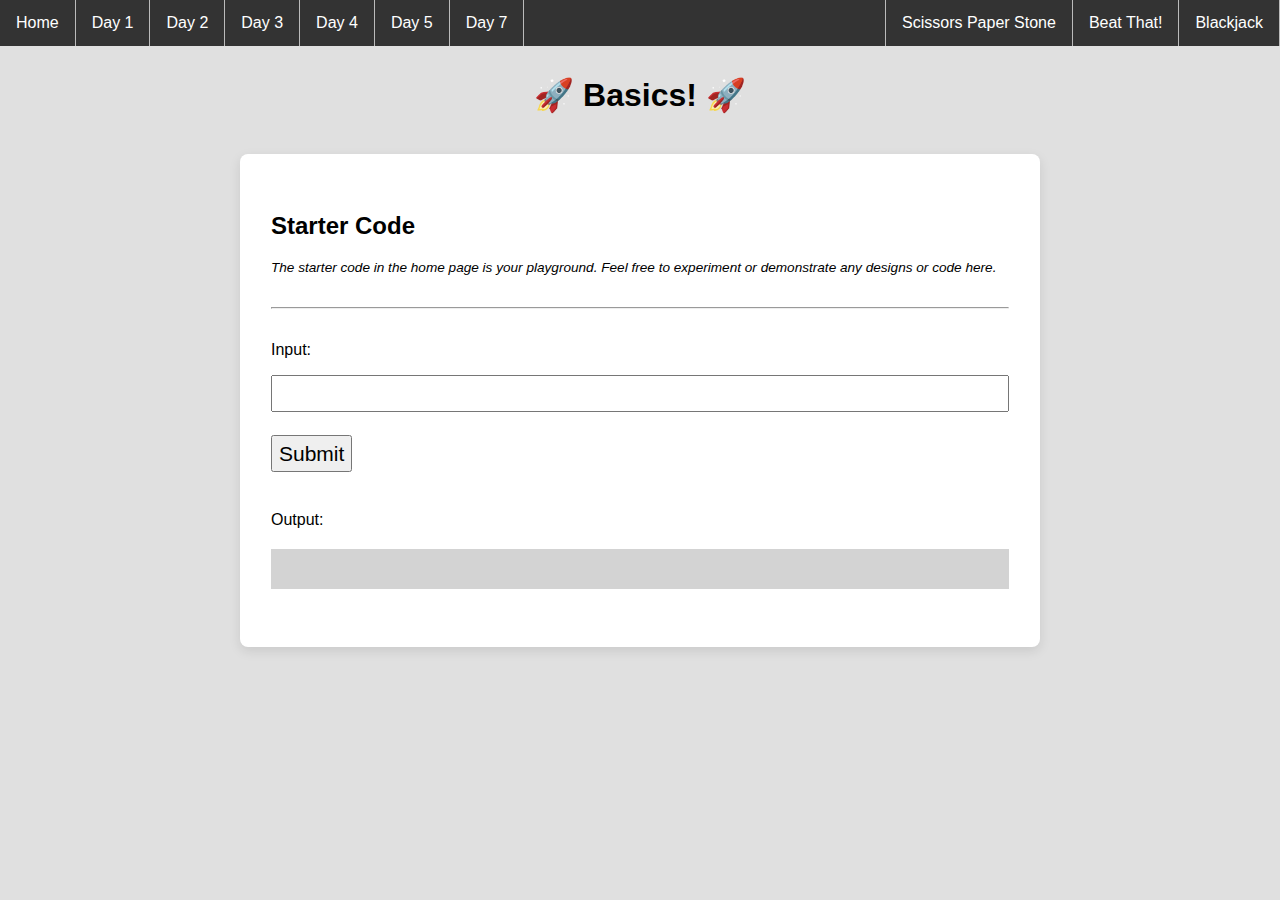
<file: index.html>
<!--  All HTML files begin with the following line: -->
<!DOCTYPE html>
<!-- This indicates that the rest of the lines that follow are to be interpreted as HTML. It tells the browser about what document type to expect. -->

<!-- All text enclosed in angled brackets are known as HTML element tags. There are usually, but not always, starting and closing element "tags", each representing a HTML element.
The <html> element is known as the root element of a HTML page. All other elements are encased within it. -->
<html>
  <!-- The <head> element contains meta information about the HTML page, information that is not rendered or displayed by the browser -->
  <head>
    <!-- The meta tag defines meta information in the HTML document. In this case, we are defining the charset. UTF-8 allows us to use emojis in the CodeSandbox environment -->
    <meta charset="UTF-8" />
    <!-- The <title> element specifies a title for the HTML page (which is shown in the browser's title bar or in the page's tab) and is the default name given to a bookmark of a webpage. -->
    <title>Basics</title>
    <!-- The <link> element specifies a relationship between this HTML page and an external resource, namely the styles.css file here. In this case, we are linking a stylesheet which is a CSS file containing information relating to the layout and style of the webpage. The syntax within the styles.css file is also referred to as CSS - Cascading Style Sheets. -->
    <link rel="stylesheet" href="styles.css" />
  </head>

  <!-- The <body> element defines the document's body, and is a container for all the visible contents that will be rendered by the browser.  -->
  <body>
    <!-- The <nav> tag semantically defines a set of navigation links. It doesn't have many properties different from a <div>, and exists purely for semantic naming. -->
    <nav>
      <!-- The <ul> tag represents an unordered list, where items in the list are rendered on a vertical bulleted list. While we are listing the days of the exercises on this navbar, we are positioning them horizontally without the bullets. This is done using CSS, and you can preview the syntax in styles.css (do a search for "nav ul"). -->
      <ul>
        <li>
          <!-- An <a> tag defines a hyperlink, linking one page to another. The page to link to will be added to the "href" property of the tag. -->
          <a href="index.html">Home</a>
        </li>
        <li>
          <!-- An <a> tag defines a hyperlink, linking one page to another. The page to link to will be added to the "href" property of the tag. -->
          <a href="day01-data-manipulation-and-functions/in-class/index.html"
            >Day 1</a
          >
        </li>
        <li>
          <a href="day02-if-statements-boolean-operators/in-class/index.html"
            >Day 2</a
          >
        </li>
        <li>
          <a href="day03-program-state/in-class/index.html">Day 3</a>
        </li>
        <li>
          <a href="day04-loops/in-class/index.html">Day 4</a>
        </li>
        <li>
          <a href="day05-mad-libs/in-class/index.html">Day 5</a>
        </li>
        <li>
          <a href="day07-moar-cards/in-class/index.html">Day 7</a>
        </li>
        <li class="project">
          <a href="project3-blackjack/index.html">Blackjack</a>
        </li>
        <li class="project">
          <a href="project2-beat-that/index.html">Beat That!</a>
        </li>
        <li class="project">
          <a href="project1-sps/index.html">Scissors Paper Stone</a>
        </li>
      </ul>
    </nav>
    <!-- The <h1> element defines a large heading. There are 6 pre-set header elements, <h1> to <h6> -->
    <h1 id="header">🚀 Basics! 🚀</h1>
    <!-- The <div> tag defines a division or a section in an HTML document, and is commonly use as a "container" for nested HTML elements. -->
    <div class="container">
      <h2>Starter Code</h2>
      <div class="instructions-text">
        <p>
          The starter code in the home page is your playground. Feel free to
          experiment or demonstrate any designs or code here.
        </p>
      </div>
      <!-- The <hr> tag represents a horizontal rule. It is used if you want to add line dividers across your page. -->
      <hr />
      <!-- The <p> tag defines a paragraph element. -->
      <p>Input:</p>
      <!-- The self-closing <input /> tag represents a field for a user to enter input. -->
      <input id="input-field" />
      <!-- The self-closing <br /> tag represents a line break - a line's worth of spacing before dispalying the next element. -->
      <br />
      <!-- The <button> tag represents.. you guessed it! a button. -->
      <button id="submit-button">Submit</button>
      <p>Output:</p>
      <div class="output-div" id="output-div"></div>
    </div>
    <!-- Everything below this is incorporating JavaScript programming logic into the webpage. -->
    <!-- The script tag encloses JavaScript syntax for the browser to interpret programtically -->
    <!-- The following line imports all code written in the script.js file -->
    <script src="script.js"></script>
    <!-- Define button click functionality -->
    <script>
      // Declare and define a variable that represents the Submit Button
      var newButton = document.createElement("button");
      // When the submit button is clicked, access the text entered by the user in the input field
      // And pass it as an input parameter to the main function as defined in script.js
      newButton.innerText = "Hello";
      newButton.addEventListener("click", function () {
        console.log("hello, world!");
      });
      body.appendChild(newButton);
    </script>
  </body>
</html>
</file>
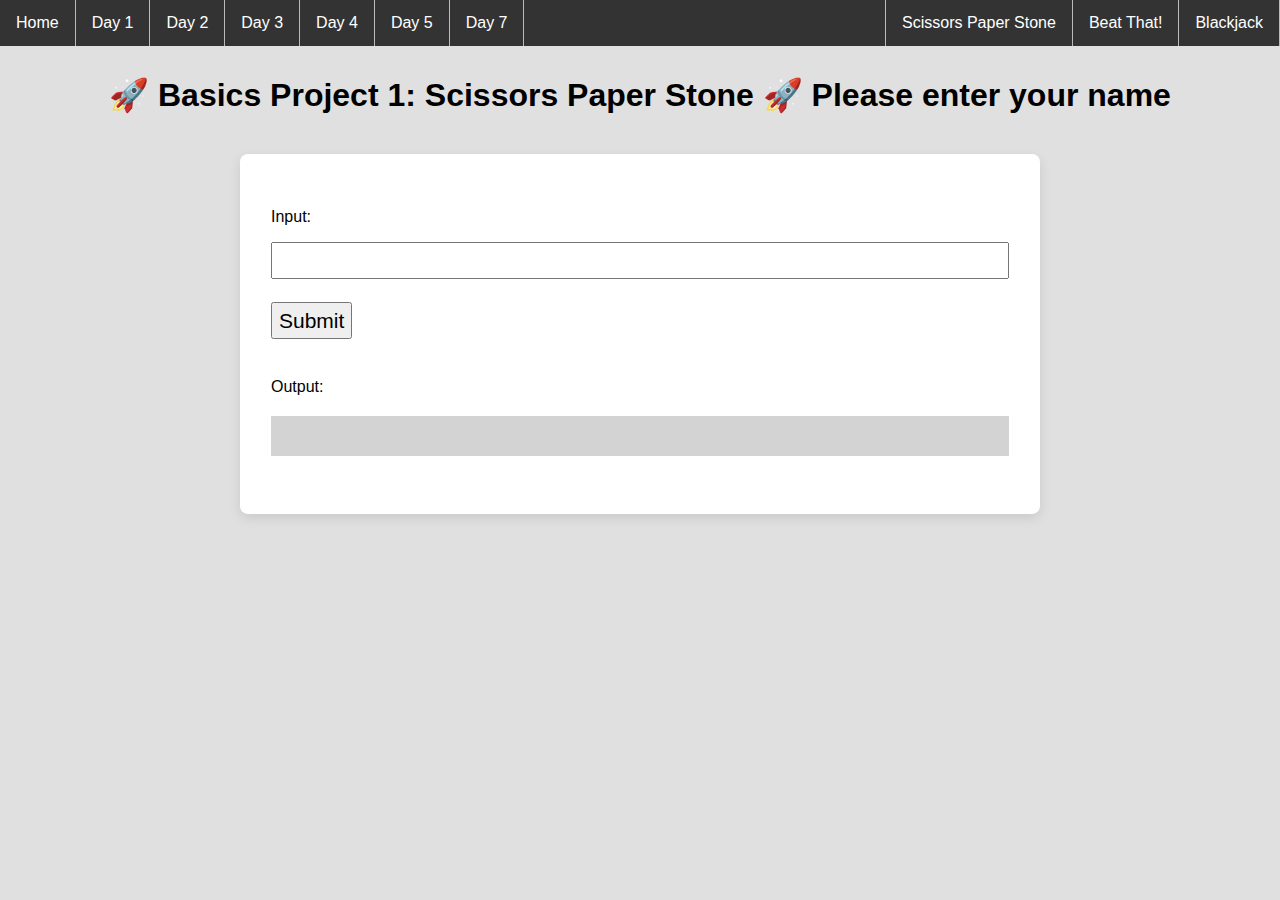
<file: project1-sps/index.html>
<!--  All HTML files begin with the following line: -->
<!DOCTYPE html>
<!-- This indicates that the rest of the lines that follow are to be interpreted as HTML. It tells the browser about what document type to expect. -->

<!-- All text enclosed in angled brackets are known as HTML element tags. There are usually, but not always, starting and closing element "tags", each representing a HTML element.
The <html> element is known as the root element of a HTML page. All other elements are encased within it. -->
<html>
  <!-- The <head> element contains meta information about the HTML page, information that is not rendered or displayed by the browser -->
  <head>
    <!-- The meta tag defines meta information in the HTML document. In this case, we are defining the charset. UTF-8 allows us to use emojis in the CodeSandbox environment -->
    <meta charset="UTF-8" />
    <!-- The <title> element specifies a title for the HTML page (which is shown in the browser's title bar or in the page's tab) and is the default name given to a bookmark of a webpage. -->
    <title>Basics</title>
    <!-- The <link> element specifies a relationship between this HTML page and an external resource, namely the styles.css file here. In this case, we are linking a stylesheet which is a CSS file containing information relating to the layout and style of the webpage. The syntax within the styles.css file is also referred to as CSS - Cascading Style Sheets. -->
    <link rel="stylesheet" href="styles.css" />
  </head>

  <!-- The <body> element defines the document's body, and is a container for all the visible contents that will be rendered by the browser.  -->
  <body>
    <!-- The <nav> tag semantically defines a set of navigation links. It doesn't have many properties different from a <div>, and exists purely for semantic naming. -->
    <nav>
      <!-- The <ul> tag represents an unordered list, where items in the list are rendered on a vertical bulleted list. While we are listing the days of the exercises on this navbar, we are positioning them horizontally without the bullets. This is done using CSS, and you can preview the syntax in styles.css (do a search for "nav ul"). -->
      <ul>
        <li>
          <!-- An <a> tag defines a hyperlink, linking one page to another. The page to link to will be added to the "href" property of the tag. -->
          <a href="../index.html">Home</a>
        </li>
        <li>
          <!-- An <a> tag defines a hyperlink, linking one page to another. The page to link to will be added to the "href" property of the tag. -->
          <a href="../day01-data-manipulation-and-functions/in-class/index.html"
            >Day 1</a
          >
        </li>
        <li>
          <a href="../day02-if-statements-boolean-operators/in-class/index.html"
            >Day 2</a
          >
        </li>
        <li>
          <a href="../day03-program-state/in-class/index.html">Day 3</a>
        </li>
        <li>
          <a href="../day04-loops/in-class/index.html">Day 4</a>
        </li>
        <li>
          <a href="../day05-mad-libs/in-class/index.html">Day 5</a>
        </li>
        <li>
          <a href="../day07-moar-cards/in-class/index.html">Day 7</a>
        </li>
        <li class="project">
          <a href="../project3-blackjack/index.html">Blackjack</a>
        </li>
        <li class="project">
          <a href="../project2-beat-that/index.html">Beat That!</a>
        </li>
        <li class="project">
          <a href="../project1-sps/index.html">Scissors Paper Stone</a>
        </li>
      </ul>
    </nav>
    <!-- The <h1> element defines a large heading. There are 6 pre-set header elements, <h1> to <h6> -->
    <h1 id="header">
      🚀 Basics Project 1: Scissors Paper Stone 🚀 Please enter your name
    </h1>
    <!-- The <div> tag defines a division or a section in an HTML document, and is commonly use as a "container" for nested HTML elements. -->
    <div class="container">
      <!-- The <p> tag defines a paragraph element. -->
      <p>Input:</p>
      <!-- The self-closing <input /> tag represents a field for a user to enter input. -->
      <input id="input-field" />
      <!-- The self-closing <br /> tag represents a line break - a line's worth of spacing before dispalying the next element. -->
      <br />
      <!-- The <button> tag represents.. you guessed it! a button. -->
      <button id="submit-button">Submit</button>
      <p>Output:</p>
      <div class="output-div" id="output-div"></div>
    </div>
    <!-- Everything below this is incorporating JavaScript programming logic into the webpage. -->
    <!-- The script tag encloses JavaScript syntax for the browser to interpret programtically -->
    <!-- The following line imports all code written in the script.js file -->
    <script src="script.js"></script>
    <!-- Define button click functionality -->
    <script>
      // Declare and define a variable that represents the Submit Button
      var button = document.querySelector("#submit-button");
      // When the submit button is clicked, access the text entered by the user in the input field
      // And pass it as an input parameter to the main function as defined in script.js
      button.addEventListener("click", function () {
        // Set result to input value
        var input = document.querySelector("#input-field");
        // Store the output of main() in a new variable
        var result = main(input.value);

        // Display result in output element
        var output = document.querySelector("#output-div");
        output.innerHTML = result;

        // Reset input value
        input.value = "";
      });
    </script>
  </body>
</html>
</file>
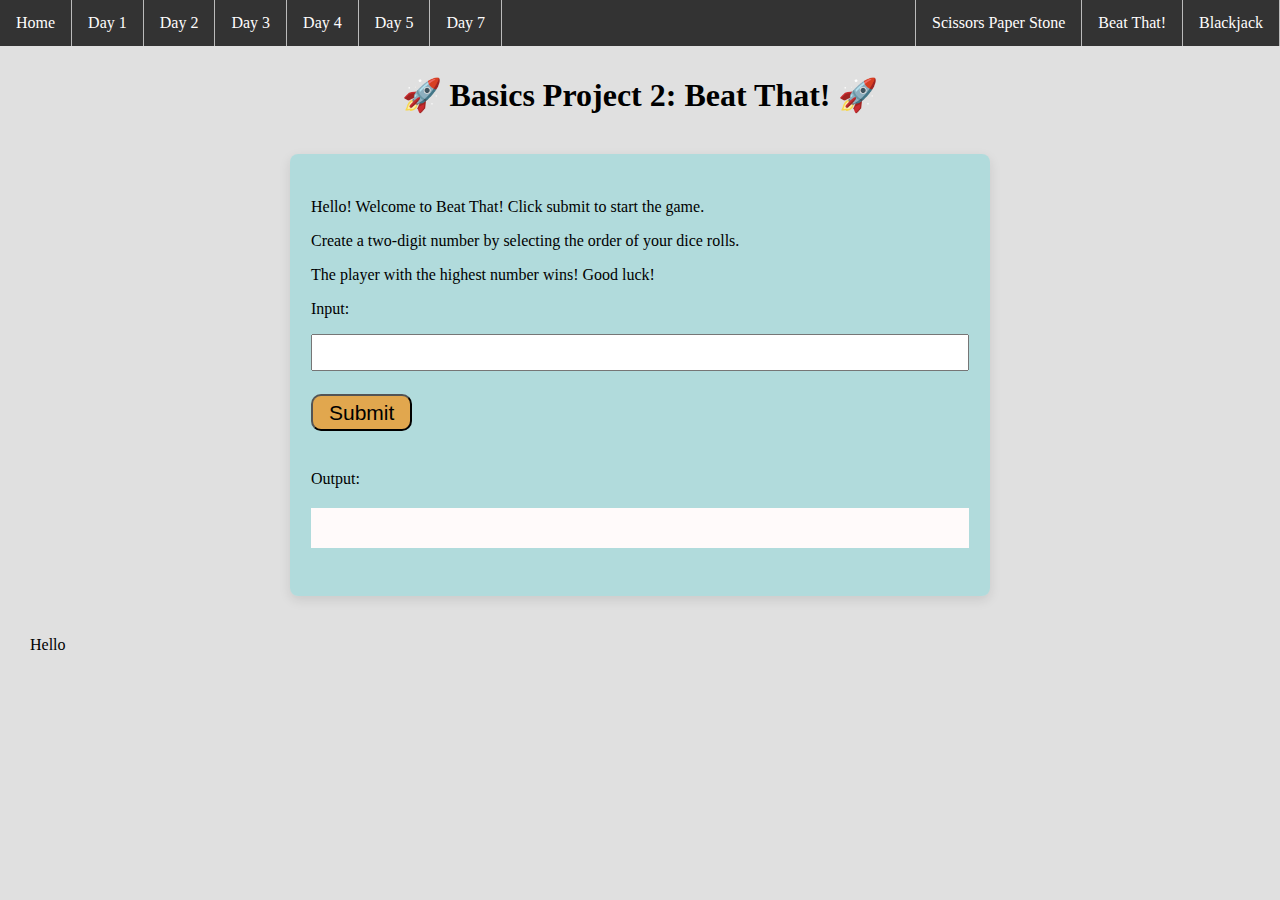
<file: project2-beat-that/index.html>
<!--  All HTML files begin with the following line: -->
<!DOCTYPE html>
<!-- This indicates that the rest of the lines that follow are to be interpreted as HTML. It tells the browser about what document type to expect. -->

<!-- All text enclosed in angled brackets are known as HTML element tags. There are usually, but not always, starting and closing element "tags", each representing a HTML element.
The <html> element is known as the root element of a HTML page. All other elements are encased within it. -->
<html>
  <!-- The <head> element contains meta information about the HTML page, information that is not rendered or displayed by the browser -->
  <head>
    <!-- The meta tag defines meta information in the HTML document. In this case, we are defining the charset. UTF-8 allows us to use emojis in the CodeSandbox environment -->
    <meta charset="UTF-8" />
    <!-- The <title> element specifies a title for the HTML page (which is shown in the browser's title bar or in the page's tab) and is the default name given to a bookmark of a webpage. -->
    <title>Basics</title>
    <!-- The <link> element specifies a relationship between this HTML page and an external resource, namely the styles.css file here. In this case, we are linking a stylesheet which is a CSS file containing information relating to the layout and style of the webpage. The syntax within the styles.css file is also referred to as CSS - Cascading Style Sheets. -->
    <link rel="stylesheet" href="styles.css" />
  </head>

  <!-- The <body> element defines the document's body, and is a container for all the visible contents that will be rendered by the browser.  -->
  <body>
    <!-- The <nav> tag semantically defines a set of navigation links. It doesn't have many properties different from a <div>, and exists purely for semantic naming. -->
    <nav>
      <!-- The <ul> tag represents an unordered list, where items in the list are rendered on a vertical bulleted list. While we are listing the days of the exercises on this navbar, we are positioning them horizontally without the bullets. This is done using CSS, and you can preview the syntax in styles.css (do a search for "nav ul"). -->
      <ul>
        <li>
          <!-- An <a> tag defines a hyperlink, linking one page to another. The page to link to will be added to the "href" property of the tag. -->
          <a href="../index.html">Home</a>
        </li>
        <li>
          <!-- An <a> tag defines a hyperlink, linking one page to another. The page to link to will be added to the "href" property of the tag. -->
          <a href="../day01-data-manipulation-and-functions/in-class/index.html"
            >Day 1</a
          >
        </li>
        <li>
          <a href="../day02-if-statements-boolean-operators/in-class/index.html"
            >Day 2</a
          >
        </li>
        <li>
          <a href="../day03-program-state/in-class/index.html">Day 3</a>
        </li>
        <li>
          <a href="../day04-loops/in-class/index.html">Day 4</a>
        </li>
        <li>
          <a href="../day05-mad-libs/in-class/index.html">Day 5</a>
        </li>
        <li>
          <a href="../day07-moar-cards/in-class/index.html">Day 7</a>
        </li>
        <li class="project">
          <a href="../project3-blackjack/index.html">Blackjack</a>
        </li>
        <li class="project">
          <a href="../project2-beat-that/index.html">Beat That!</a>
        </li>
        <li class="project">
          <a href="../project1-sps/index.html">Scissors Paper Stone</a>
        </li>
      </ul>
    </nav>
<body>
    <!-- The <h1> element defines a large heading. There are 6 pre-set header elements, <h1> to <h6> -->
    <h1 id="header">🚀 Basics Project 2: Beat That! 🚀</h1>
    <!-- The <div> tag defines a division or a section in an HTML document, and is commonly use as a "container" for nested HTML elements. -->
    <div class="container">
      <p>Hello! Welcome to Beat That! Click submit to start the game.</p>
      <p>Create a two-digit number by selecting the order of your dice rolls.</p>
      <p>The player with the highest number wins! Good luck!</p>
      <!-- The <p> tag defines a paragraph element. -->
      <p>Input:</p>
      <!-- The self-closing <input /> tag represents a field for a user to enter input. -->
      <input id="input-field" />
      <!-- The self-closing <br /> tag represents a line break - a line's worth of spacing before dispalying the next element. -->
      <br />
      <!-- The <button> tag represents.. you guessed it! a button. -->
      <button id="submit-button">Submit</button>
      <p>Output:</p>
      <div class="output-div" id="output-div"></div>
    </div>
    <div class="extra">
        <p>Hello</p>
      </div>

    <!-- Everything below this is incorporating JavaScript programming logic into the webpage. -->
    <!-- The script tag encloses JavaScript syntax for the browser to interpret programtically -->
    <!-- The following line imports all code written in the script.js file -->
    <script src="script.js"></script>
    <!-- Define button click functionality -->
    <script>
      // Declare and define a variable that represents the Submit Button
      var button = document.querySelector("#submit-button");
      // When the submit button is clicked, access the text entered by the user in the input field
      // And pass it as an input parameter to the main function as defined in script.js
      button.addEventListener("click", function () {
        // Set result to input value
        var input = document.querySelector("#input-field");
        // Store the output of main() in a new variable
        var result = main(input.value);

        // Display result in output element
        var output = document.querySelector("#output-div");
        output.innerHTML = result;

        // Reset input value
        input.value = "";
      });
    </script>
  </body>
</html>
</file>
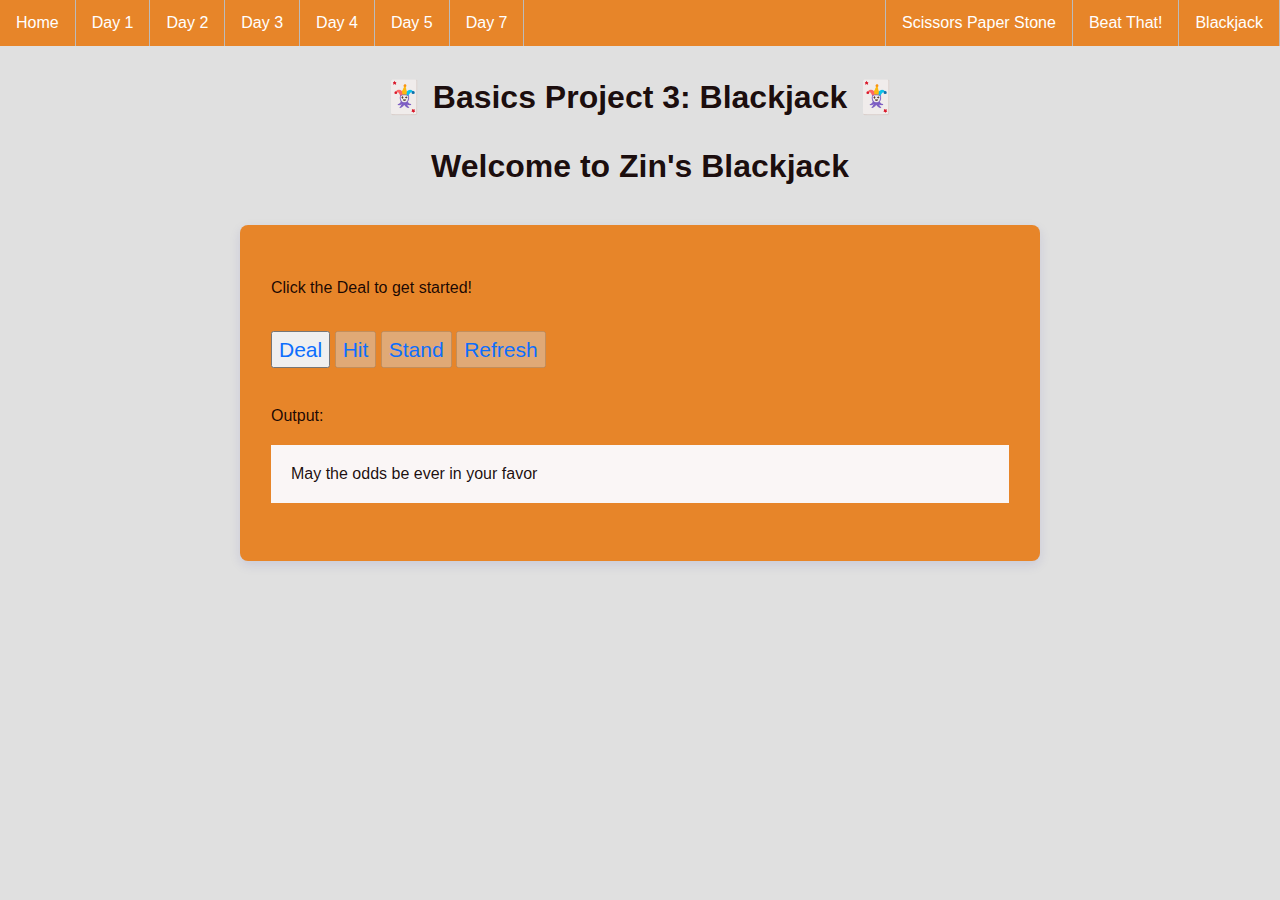
<file: project3-blackjack/index.html>
<!--  All HTML files begin with the following line: -->
<!DOCTYPE html>
<!-- This indicates that the rest of the lines that follow are to be interpreted as HTML. It tells the browser about what document type to expect. -->

<!-- All text enclosed in angled brackets are known as HTML element tags. There are usually, but not always, starting and closing element "tags", each representing a HTML element.
The <html> element is known as the root element of a HTML page. All other elements are encased within it. -->
<html>
  <!-- The <head> element contains meta information about the HTML page, information that is not rendered or displayed by the browser -->
  <head>
    <!-- The meta tag defines meta information in the HTML document. In this case, we are defining the charset. UTF-8 allows us to use emojis in the CodeSandbox environment -->
    <meta charset="UTF-8" />
    <!-- The <title> element specifies a title for the HTML page (which is shown in the browser's title bar or in the page's tab) and is the default name given to a bookmark of a webpage. -->
    <title>Basics</title>
    <!-- The <link> element specifies a relationship between this HTML page and an external resource, namely the styles.css file here. In this case, we are linking a stylesheet which is a CSS file containing information relating to the layout and style of the webpage. The syntax within the styles.css file is also referred to as CSS - Cascading Style Sheets. -->
    <link rel="stylesheet" href="styles.css" />
  </head>

  <!-- The <body> element defines the document's body, and is a container for all the visible contents that will be rendered by the browser.  -->
  <body>
    <!-- The <nav> tag semantically defines a set of navigation links. It doesn't have many properties different from a <div>, and exists purely for semantic naming. -->
    <nav>
      <!-- The <ul> tag represents an unordered list, where items in the list are rendered on a vertical bulleted list. While we are listing the days of the exercises on this navbar, we are positioning them horizontally without the bullets. This is done using CSS, and you can preview the syntax in styles.css (do a search for "nav ul"). -->
      <ul>
        <li>
          <!-- An <a> tag defines a hyperlink, linking one page to another. The page to link to will be added to the "href" property of the tag. -->
          <a href="../index.html">Home</a>
        </li>
        <li>
          <!-- An <a> tag defines a hyperlink, linking one page to another. The page to link to will be added to the "href" property of the tag. -->
          <a href="../day01-data-manipulation-and-functions/in-class/index.html"
            >Day 1</a
          >
        </li>
        <li>
          <a href="../day02-if-statements-boolean-operators/in-class/index.html"
            >Day 2</a
          >
        </li>
        <li>
          <a href="../day03-program-state/in-class/index.html">Day 3</a>
        </li>
        <li>
          <a href="../day04-loops/in-class/index.html">Day 4</a>
        </li>
        <li>
          <a href="../day05-mad-libs/in-class/index.html">Day 5</a>
        </li>
        <li>
          <a href="../day07-moar-cards/in-class/index.html">Day 7</a>
        </li>
        <li class="project">
          <a href="../project3-blackjack/index.html">Blackjack</a>
        </li>
        <li class="project">
          <a href="../project2-beat-that/index.html">Beat That!</a>
        </li>
        <li class="project">
          <a href="../project1-sps/index.html">Scissors Paper Stone</a>
        </li>
      </ul>
    </nav>
    <!-- The <h1> element defines a large heading. There are 6 pre-set header elements, <h1> to <h6> -->
    <h1 id="header">
      <p>🃏 Basics Project 3: Blackjack 🃏</p>
      <p>Welcome to Zin's Blackjack</p>
    </h1>
    <!-- The <div> tag defines a division or a section in an HTML document, and is commonly use as a "container" for nested HTML elements. -->
    <div class="container">
      <p>Click the Deal to get started!</p>
      <!-- The <p> tag defines a paragraph element. -->
      <!-- The self-closing <input /> tag represents a field for a user to enter input. -->
      <!-- The self-closing <br /> tag represents a line break - a line's worth of spacing before dispalying the next element. -->
      <br />
      <button id="submit-button">Deal</button>
      <button id="hit-button">Hit</button>
      <button id="stand-button">Stand</button>
      <button id="newGame-button">Refresh</button>
      <!-- The <button> tag represents.. you guessed it! a button. -->
      <p>Output:</p>
      <div class="output-div" id="output-div">
        May the odds be ever in your favor
      </div>
    </div>
    <!-- Everything below this is incorporating JavaScript programming logic into the webpage. -->
    <!-- The script tag encloses JavaScript syntax for the browser to interpret programtically -->
    <!-- The following line imports all code written in the script.js file -->
    <script src="script.js"></script>
    <!-- Define button click functionality -->
    <script>
      // Declare and define a variable that represents the Submit Button
      var button = document.querySelector("#submit-button");
      var hitButton = document.querySelector("#hit-button");
      var standButton = document.querySelector("#stand-button");
      var newGameButton = document.querySelector("#newGame-button");
      // When the submit button is clicked, access the text entered by the user in the input field
      // And pass it as an input parameter to the main function as defined in script.js
      button.addEventListener("click", function () {
        // Set result to input value
        //var input = document.querySelector("#input-field");
        // Store the output of main() in a new variable
        var result = main();
        // Display result in output element
        var output = document.querySelector("#output-div");
        output.innerHTML = result;
        // Reset input value
        // input.value = "";
      });
      hitButton.addEventListener("click", function () {
        playerHit(playerCard);
        var result = main();
        var output = document.querySelector("#output-div");
        output.innerHTML = result;
      });

      standButton.addEventListener("click", function () {
        playerStand();
        var result = main();
        var output = document.querySelector("#output-div");
        output.innerHTML = result;
      });

      newGameButton.addEventListener("click", function () {
        newGame();
        var result = main();
        var output = document.querySelector("#output-div");
        output.innerHTML = result;
      });
    </script>
  </body>
</html>
</file>
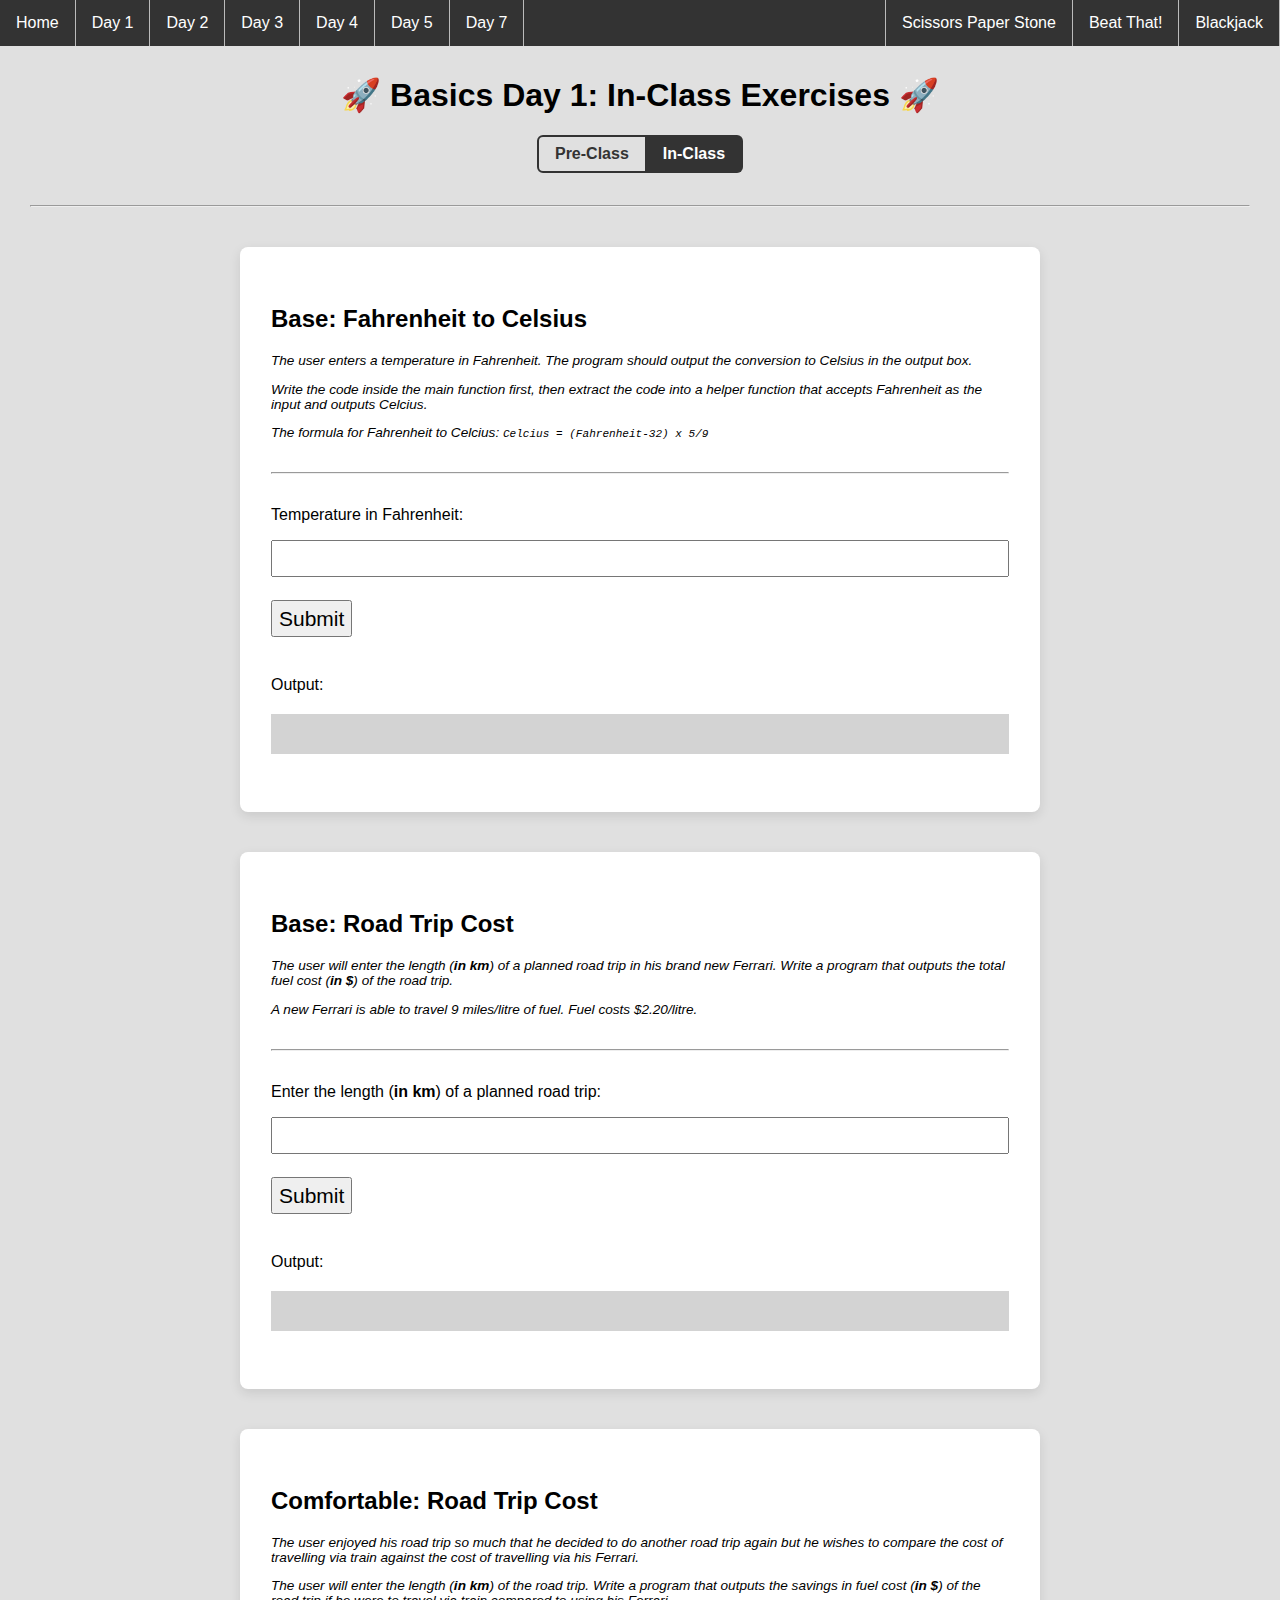
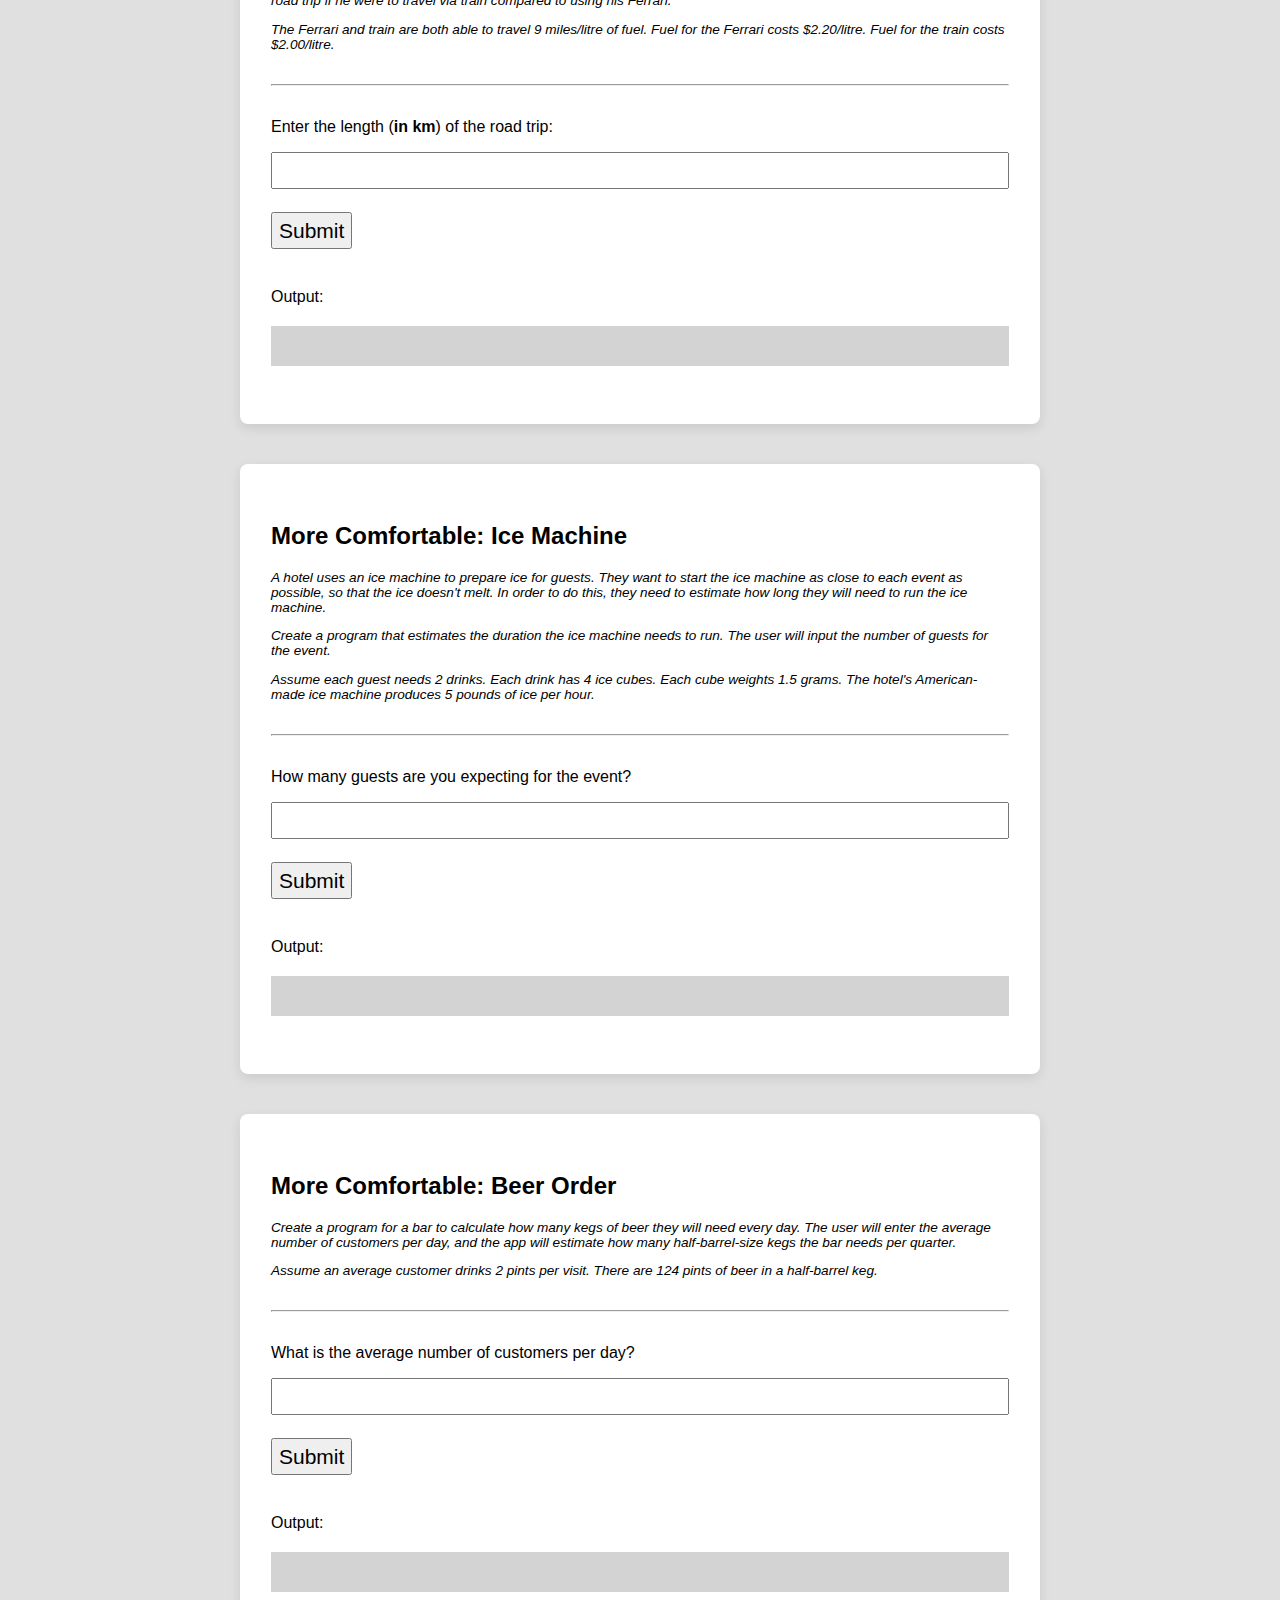
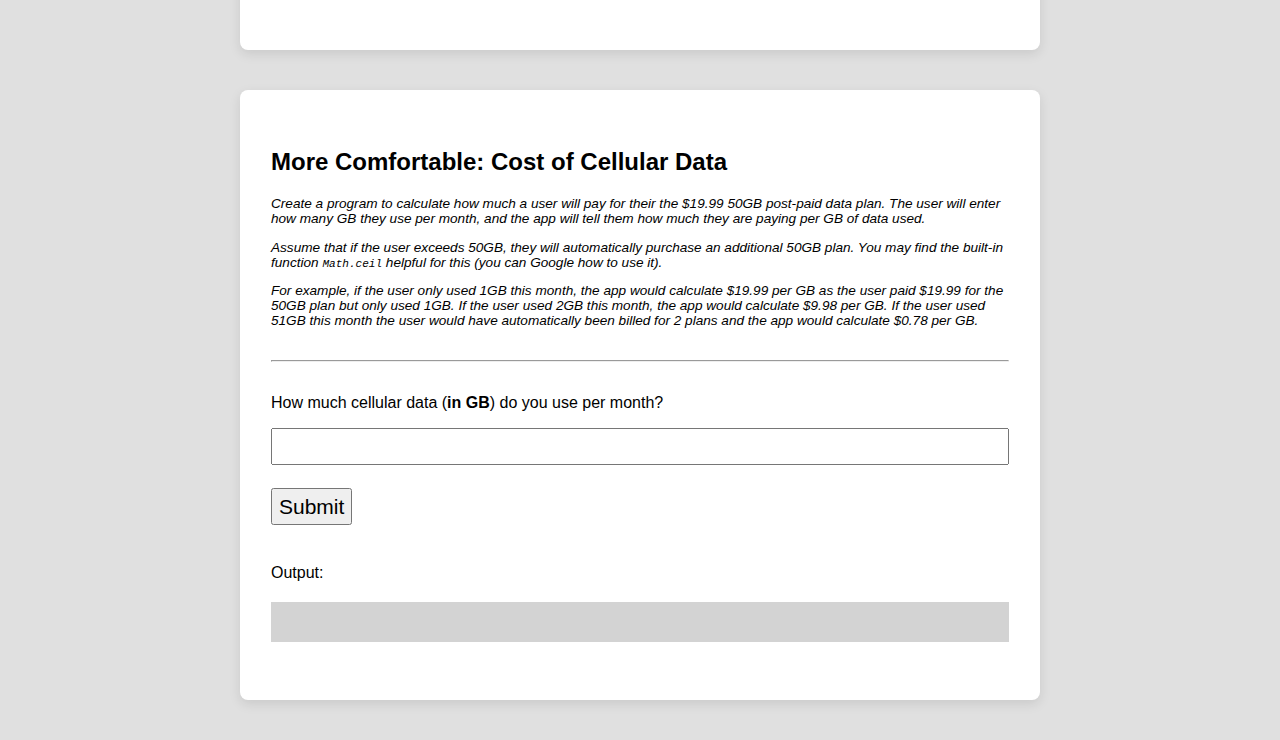
<file: day01-data-manipulation-and-functions/in-class/index.html>
<!--  All HTML files begin with the following line: -->
<!DOCTYPE html>
<!-- This indicates that the rest of the lines that follow are to be interpreted as HTML. It tells the browser about what document type to expect. -->

<!-- All text enclosed in angled brackets are known as HTML element tags. There are usually, but not always, starting and closing element "tags", each representing a HTML element.
The <html> element is known as the root element of a HTML page. All other elements are encased within it. -->
<html>
  <!-- The <head> element contains meta information about the HTML page, information that is not rendered or displayed by the browser -->
  <head>
    <!-- The meta tag defines meta information in the HTML document. In this case, we are defining the charset. UTF-8 allows us to use emojis in the CodeSandbox environment -->
    <meta charset="UTF-8" />
    <!-- The <title> element specifies a title for the HTML page (which is shown in the browser's title bar or in the page's tab) and is the default name given to a bookmark of a webpage. -->
    <title>Basics</title>
    <!-- The <link> element specifies a relationship between this HTML page and an external resource, namely the styles.css file here. For the syntax '../../' in '../../styles.css', we are referring to the styles.css file (in the main directory) found 2 folders above the current one. In this case, we are linking a stylesheet which is a CSS file containing information relating to the layout and style of the webpage. The syntax within the styles.css file is also referred to as CSS - Cascading Style Sheets. -->
    <link rel="stylesheet" href="../../styles.css" />
  </head>

  <!-- The <body> element defines the document's body, and is a container for all the visible contents that will be rendered by the browser.  -->
  <body>
    <!-- The <nav> tag semantically defines a set of navigation links. It doesn't have many properties different from a <div>, and exists purely for semantic naming. -->
    <nav>
      <!-- The <ul> tag represents an unordered list, where items in the list are rendered on a vertical bulleted list. While we are listing the days of the exercises on this navbar, we are positioning them horizontally without the bullets. This is done using CSS, and you can preview the syntax in styles.css (do a search for "nav ul"). -->
      <ul>
        <li>
          <!-- An <a> tag defines a hyperlink, linking one page to another. The page to link to will be added to the "href" property of the tag. -->
          <a href="../../index.html">Home</a>
        </li>
        <li>
          <!-- An <a> tag defines a hyperlink, linking one page to another. The page to link to will be added to the "href" property of the tag. -->
          <a
            href="../../day01-data-manipulation-and-functions/in-class/index.html"
            >Day 1</a
          >
        </li>
        <li>
          <a
            href="../../day02-if-statements-boolean-operators/in-class/index.html"
            >Day 2</a
          >
        </li>
        <li>
          <a href="../../day03-program-state/in-class/index.html">Day 3</a>
        </li>
        <li>
          <a href="../../day04-loops/in-class/index.html">Day 4</a>
        </li>
        <li>
          <a href="../../day05-mad-libs/in-class/index.html">Day 5</a>
        </li>
        <li>
          <a href="../../day07-moar-cards/in-class/index.html">Day 7</a>
        </li>
        <li class="project">
          <a href="../../project3-blackjack/index.html">Blackjack</a>
        </li>
        <li class="project">
          <a href="../../project2-beat-that/index.html">Beat That!</a>
        </li>
        <li class="project">
          <a href="../../project1-sps/index.html">Scissors Paper Stone</a>
        </li>
      </ul>
    </nav>
    <!-- The <h1> element defines a large heading. There are 6 pre-set header elements, <h1> to <h6> -->
    <h1 id="header">🚀 Basics Day 1: In-Class Exercises 🚀</h1>
    <div class="flex justify-content-center">
      <div class="button-group">
        <a href="../pre-class/index.html" class="button-group-button"
          >Pre-Class</a
        >
        <a href="../in-class/index.html" class="active button-group-button"
          >In-Class</a
        >
      </div>
    </div>
    <!-- The <hr> tag represents a horizontal rule. It is used if you want to add line dividers across your page. -->
    <hr />
    <!-- The <div> tag defines a division or a section in an HTML document, and is commonly use as a "container" for nested HTML elements. -->
    <div class="container">
      <h2>Base: Fahrenheit to Celsius</h2>
      <div class="instructions-text">
        <p>
          The user enters a temperature in Fahrenheit. The program should output
          the conversion to Celsius in the output box.
        </p>
        <p>
          Write the code inside the main function first, then extract the code
          into a helper function that accepts Fahrenheit as the input and
          outputs Celcius.
        </p>
        <p>
          The formula for Fahrenheit to Celcius:
          <code>Celcius = (Fahrenheit-32) x 5/9</code>
        </p>
      </div>
      <!-- The <hr> tag represents a horizontal rule. It is used if you want to add line dividers across your page. -->
      <hr />
      <!-- The <p> tag defines a paragraph element. -->
      <p>Temperature in Fahrenheit:</p>
      <!-- The self-closing <input /> tag represents a field for a user to enter input. -->
      <input id="fahrenheit-to-celsius-input-field" />
      <!-- The self-closing <br /> tag represents a line break - a line's worth of spacing before dispalying the next element. -->
      <br />
      <!-- The <button> tag represents.. you guessed it! a button. -->
      <button id="fahrenheit-to-celsius-submit-button">Submit</button>
      <p>Output:</p>
      <div class="output-div" id="fahrenheit-to-celsius-output-div"></div>
    </div>
    <!-- The <div> tag defines a division or a section in an HTML document, and is commonly use as a "container" for nested HTML elements. -->
    <div class="container">
      <h2>Base: Road Trip Cost</h2>
      <div class="instructions-text">
        <p>
          The user will enter the length (<strong>in km</strong>) of a planned
          road trip in his brand new Ferrari. Write a program that outputs the
          total fuel cost (<strong>in $</strong>) of the road trip.
        </p>
        <p>
          A new Ferrari is able to travel 9 miles/litre of fuel. Fuel costs
          $2.20/litre.
        </p>
      </div>
      <!-- The <hr> tag represents a horizontal rule. It is used if you want to add line dividers across your page. -->
      <hr />
      <!-- The <p> tag defines a paragraph element. -->
      <p>Enter the length (<strong>in km</strong>) of a planned road trip:</p>
      <!-- The self-closing <input /> tag represents a field for a user to enter input. -->
      <input id="road-trip-cost-base-input-field" />
      <!-- The self-closing <br /> tag represents a line break - a line's worth of spacing before dispalying the next element. -->
      <br />
      <!-- The <button> tag represents.. you guessed it! a button. -->
      <button id="road-trip-cost-base-submit-button">Submit</button>
      <p>Output:</p>
      <div class="output-div" id="road-trip-cost-base-output-div"></div>
    </div>
    <!-- The <div> tag defines a division or a section in an HTML document, and is commonly use as a "container" for nested HTML elements. -->
    <div class="container">
      <h2>Comfortable: Road Trip Cost</h2>
      <div class="instructions-text">
        <p>
          The user enjoyed his road trip so much that he decided to do another
          road trip again but he wishes to compare the cost of travelling via
          train against the cost of travelling via his Ferrari.
        </p>
        <p>
          The user will enter the length (<strong>in km</strong>) of the road
          trip. Write a program that outputs the savings in fuel cost (<strong
            >in $</strong
          >) of the road trip if he were to travel via train compared to using
          his Ferrari.
        </p>
        <p>
          The Ferrari and train are both able to travel 9 miles/litre of fuel.
          Fuel for the Ferrari costs $2.20/litre. Fuel for the train costs
          $2.00/litre.
        </p>
      </div>
      <!-- The <hr> tag represents a horizontal rule. It is used if you want to add line dividers across your page. -->
      <hr />
      <!-- The <p> tag defines a paragraph element. -->
      <p>Enter the length (<strong>in km</strong>) of the road trip:</p>
      <!-- The self-closing <input /> tag represents a field for a user to enter input. -->
      <input id="road-trip-cost-comfortable-input-field" />
      <!-- The self-closing <br /> tag represents a line break - a line's worth of spacing before dispalying the next element. -->
      <br />
      <!-- The <button> tag represents.. you guessed it! a button. -->
      <button id="road-trip-cost-comfortable-submit-button">Submit</button>
      <p>Output:</p>
      <div class="output-div" id="road-trip-cost-comfortable-output-div"></div>
    </div>
    <!-- The <div> tag defines a division or a section in an HTML document, and is commonly use as a "container" for nested HTML elements. -->
    <div class="container">
      <h2>More Comfortable: Ice Machine</h2>
      <div class="instructions-text">
        <p>
          A hotel uses an ice machine to prepare ice for guests. They want to
          start the ice machine as close to each event as possible, so that the
          ice doesn't melt. In order to do this, they need to estimate how long
          they will need to run the ice machine.
        </p>
        <p>
          Create a program that estimates the duration the ice machine needs to
          run. The user will input the number of guests for the event.
        </p>
        <p>
          Assume each guest needs 2 drinks. Each drink has 4 ice cubes. Each
          cube weights 1.5 grams. The hotel's American-made ice machine produces
          5 pounds of ice per hour.
        </p>
      </div>
      <!-- The <hr> tag represents a horizontal rule. It is used if you want to add line dividers across your page. -->
      <hr />
      <!-- The <p> tag defines a paragraph element. -->
      <p>How many guests are you expecting for the event?</p>
      <!-- The self-closing <input /> tag represents a field for a user to enter input. -->
      <input id="ice-machine-input-field" />
      <!-- The self-closing <br /> tag represents a line break - a line's worth of spacing before dispalying the next element. -->
      <br />
      <!-- The <button> tag represents.. you guessed it! a button. -->
      <button id="ice-machine-submit-button">Submit</button>
      <p>Output:</p>
      <div class="output-div" id="ice-machine-output-div"></div>
    </div>
    <!-- The <div> tag defines a division or a section in an HTML document, and is commonly use as a "container" for nested HTML elements. -->
    <div class="container">
      <h2>More Comfortable: Beer Order</h2>
      <div class="instructions-text">
        <p>
          Create a program for a bar to calculate how many kegs of beer they
          will need every day. The user will enter the average number of
          customers per day, and the app will estimate how many half-barrel-size
          kegs the bar needs per quarter.
        </p>
        <p>
          Assume an average customer drinks 2 pints per visit. There are 124
          pints of beer in a half-barrel keg.
        </p>
      </div>
      <!-- The <hr> tag represents a horizontal rule. It is used if you want to add line dividers across your page. -->
      <hr />
      <!-- The <p> tag defines a paragraph element. -->
      <p>What is the average number of customers per day?</p>
      <!-- The self-closing <input /> tag represents a field for a user to enter input. -->
      <input id="beer-order-input-field" />
      <!-- The self-closing <br /> tag represents a line break - a line's worth of spacing before dispalying the next element. -->
      <br />
      <!-- The <button> tag represents.. you guessed it! a button. -->
      <button id="beer-order-submit-button">Submit</button>
      <p>Output:</p>
      <div class="output-div" id="beer-order-output-div"></div>
    </div>
    <!-- The <div> tag defines a division or a section in an HTML document, and is commonly use as a "container" for nested HTML elements. -->
    <div class="container">
      <h2>More Comfortable: Cost of Cellular Data</h2>
      <div class="instructions-text">
        <p>
          Create a program to calculate how much a user will pay for their the
          $19.99 50GB post-paid data plan. The user will enter how many GB they
          use per month, and the app will tell them how much they are paying per
          GB of data used.
        </p>
        <p>
          Assume that if the user exceeds 50GB, they will automatically purchase
          an additional 50GB plan. You may find the built-in function
          <code>Math.ceil</code> helpful for this (you can Google how to use
          it).
        </p>
        <p>
          For example, if the user only used 1GB this month, the app would
          calculate $19.99 per GB as the user paid $19.99 for the 50GB plan but
          only used 1GB. If the user used 2GB this month, the app would
          calculate $9.98 per GB. If the user used 51GB this month the user
          would have automatically been billed for 2 plans and the app would
          calculate $0.78 per GB.
        </p>
      </div>
      <!-- The <hr> tag represents a horizontal rule. It is used if you want to add line dividers across your page. -->
      <hr />
      <!-- The <p> tag defines a paragraph element. -->
      <p>
        How much cellular data (<strong>in GB</strong>) do you use per month?
      </p>
      <!-- The self-closing <input /> tag represents a field for a user to enter input. -->
      <input id="cellular-data-input-field" />
      <!-- The self-closing <br /> tag represents a line break - a line's worth of spacing before dispalying the next element. -->
      <br />
      <!-- The <button> tag represents.. you guessed it! a button. -->
      <button id="cellular-data-submit-button">Submit</button>
      <p>Output:</p>
      <div class="output-div" id="cellular-data-output-div"></div>
    </div>
    <!-- Everything below this is incorporating JavaScript programming logic into the webpage. -->
    <!-- The script tag encloses JavaScript syntax for the browser to interpret programtically -->
    <!-- The following line imports all code written in the script.js file -->
    <script src="script.js"></script>
    <!-- Define button click functionality -->
    <script>
      // Declare and define variables that represents the Submit Button for each exercise
      var fahrenheitToCelsiusButton = document.querySelector(
        "#fahrenheit-to-celsius-submit-button"
      );
      var roadTripCostBaseButton = document.querySelector(
        "#road-trip-cost-base-submit-button"
      );
      var roadTripCostComfortableButton = document.querySelector(
        "#road-trip-cost-comfortable-submit-button"
      );
      var iceMachineButton = document.querySelector(
        "#ice-machine-submit-button"
      );
      var beerOrderButton = document.querySelector("#beer-order-submit-button");
      var cellularDataButton = document.querySelector(
        "#cellular-data-submit-button"
      );

      // When the submit button is clicked, access the text entered by the user in the input field
      // And pass it as an input parameter to the main function as defined in script.js
      fahrenheitToCelsiusButton.addEventListener("click", function () {
        // Set result to input value
        var input = document.querySelector(
          "#fahrenheit-to-celsius-input-field"
        );
        // Store the output of the main function in a new variable
        var result = fahrenheitToCelsiusMain(input.value);

        // Display result in output element
        var output = document.querySelector(
          "#fahrenheit-to-celsius-output-div"
        );
        output.innerHTML = result;

        // Reset input value
        input.value = "";
      });

      roadTripCostBaseButton.addEventListener("click", function () {
        // Set result to input value
        var input = document.querySelector("#road-trip-cost-base-input-field");
        // Store the output of the main function in a new variable
        var result = roadTripCostBaseMain(input.value);

        // Display result in output element
        var output = document.querySelector("#road-trip-cost-base-output-div");
        output.innerHTML = result;

        // Reset input value
        input.value = "";
      });

      roadTripCostComfortableButton.addEventListener("click", function () {
        // Set result to input value
        var input = document.querySelector(
          "#road-trip-cost-comfortable-input-field"
        );
        // Store the output of the main function in a new variable
        var result = roadTripCostComfortableMain(input.value);

        // Display result in output element
        var output = document.querySelector(
          "#road-trip-cost-comfortable-output-div"
        );
        output.innerHTML = result;

        // Reset input value
        input.value = "";
      });

      iceMachineButton.addEventListener("click", function () {
        // Set result to input value
        var input = document.querySelector("#ice-machine-input-field");
        // Store the output of the main function in a new variable
        var result = iceMachineMain(input.value);

        // Display result in output element
        var output = document.querySelector("#ice-machine-output-div");
        output.innerHTML = result;

        // Reset input value
        input.value = "";
      });

      beerOrderButton.addEventListener("click", function () {
        // Set result to input value
        var input = document.querySelector("#beer-order-input-field");
        // Store the output of the main function in a new variable
        var result = beerOrderMain(input.value);

        // Display result in output element
        var output = document.querySelector("#beer-order-output-div");
        output.innerHTML = result;

        // Reset input value
        input.value = "";
      });

      cellularDataButton.addEventListener("click", function () {
        // Set result to input value
        var input = document.querySelector("#cellular-data-input-field");
        // Store the output of the main function in a new variable
        var result = cellularDataMain(input.value);

        // Display result in output element
        var output = document.querySelector("#cellular-data-output-div");
        output.innerHTML = result;

        // Reset input value
        input.value = "";
      });
    </script>
  </body>
</html>
</file>
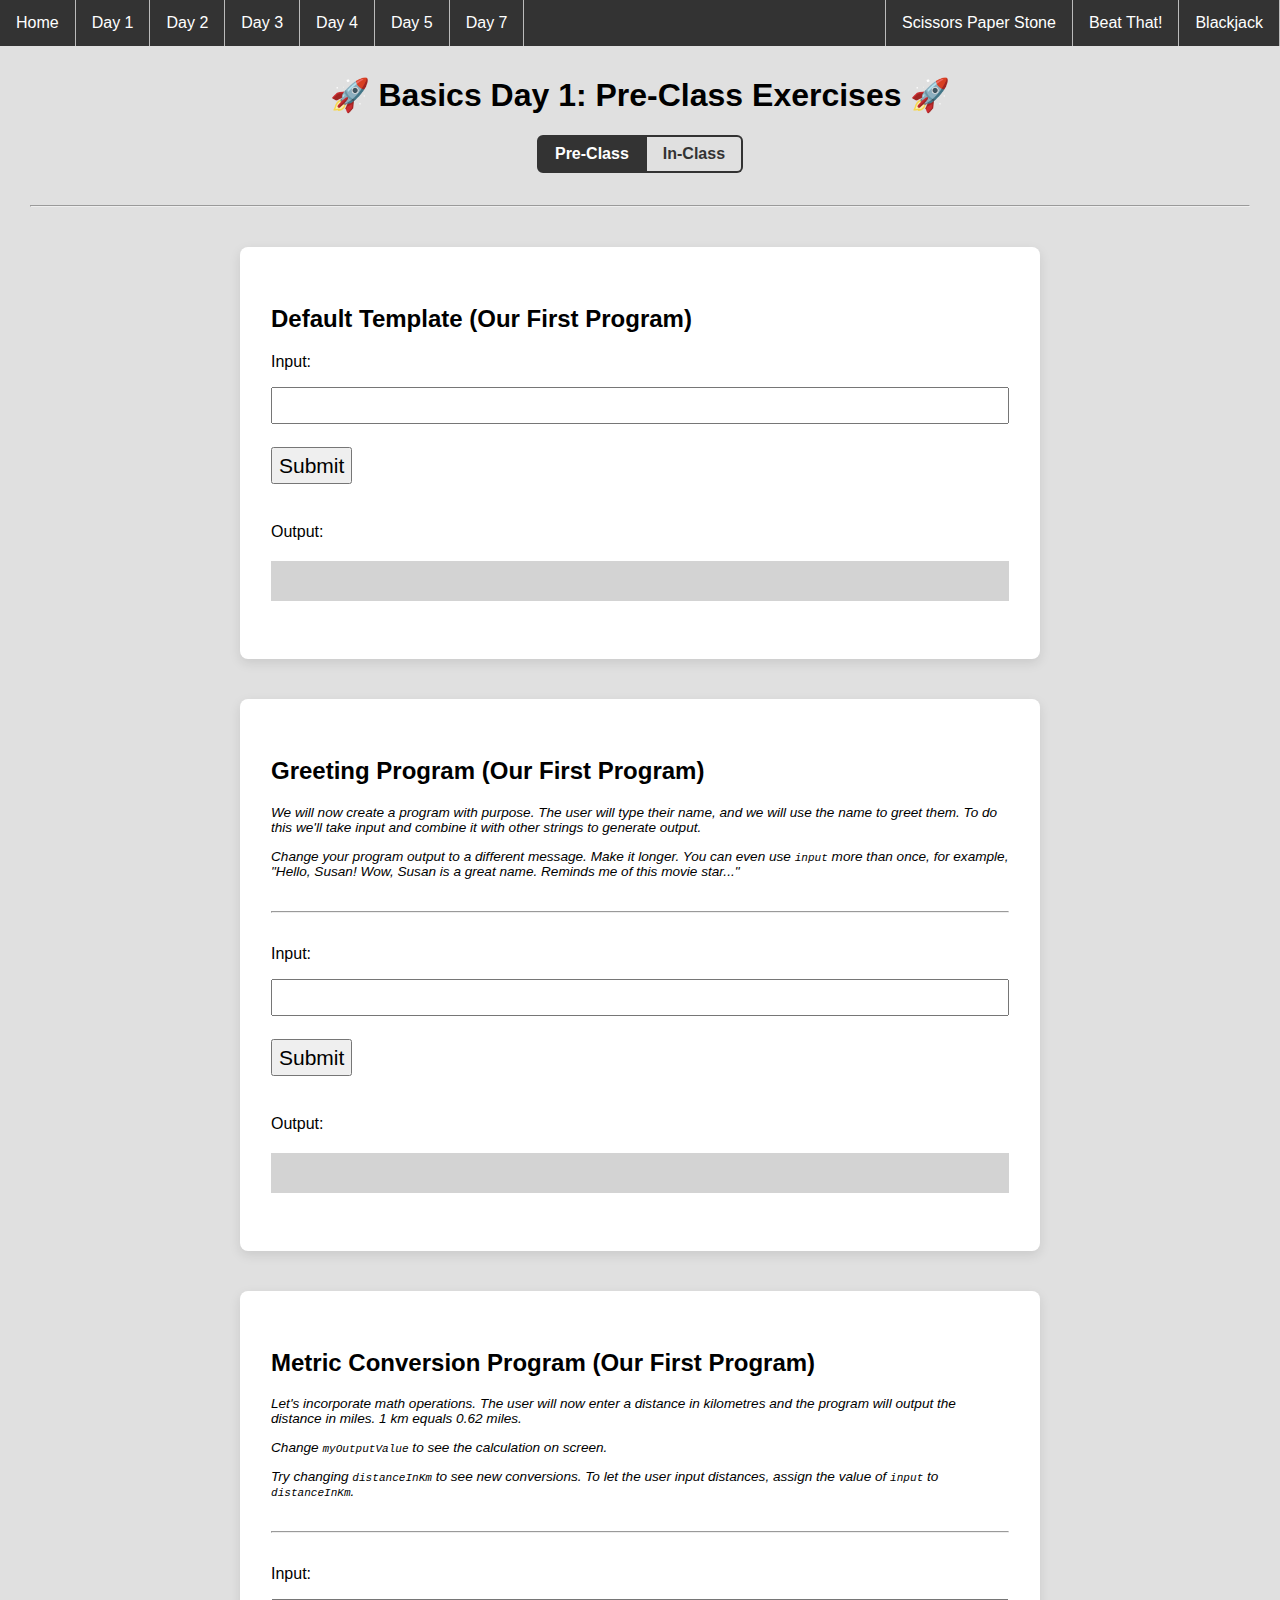
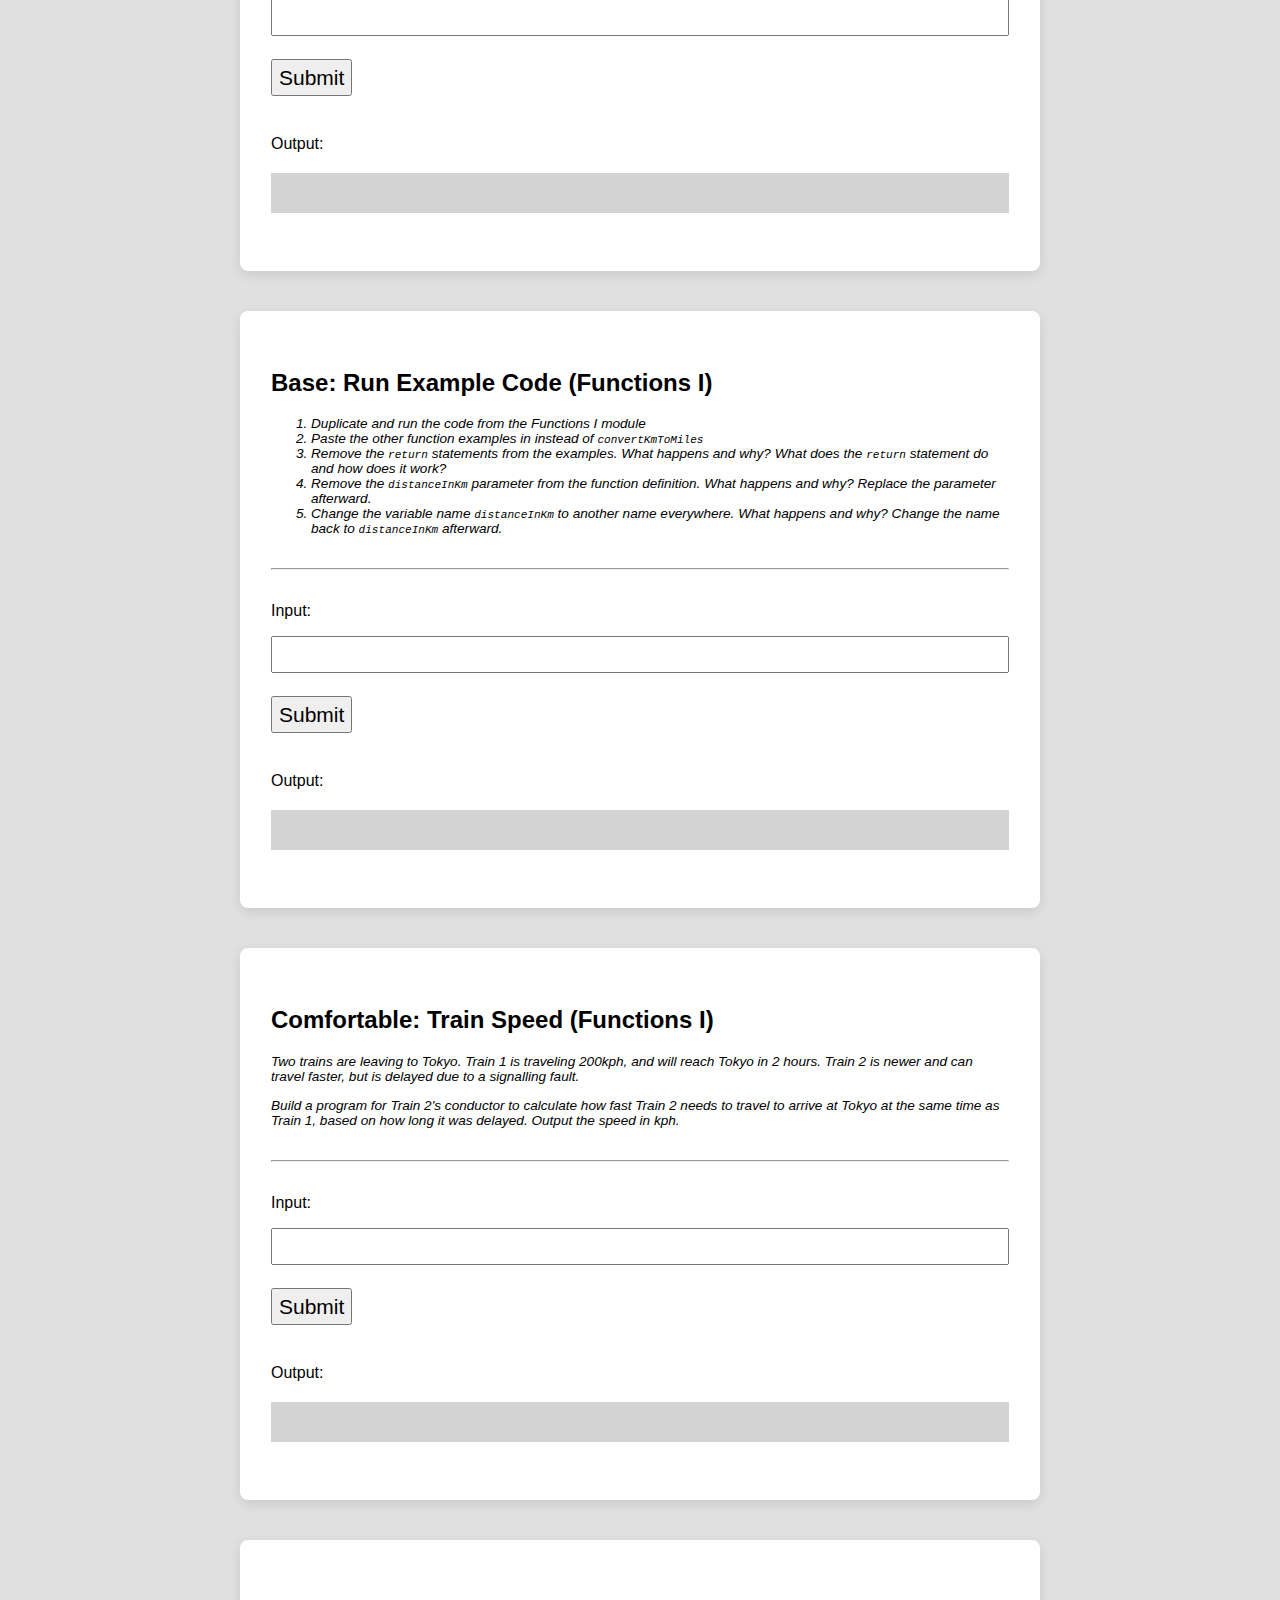
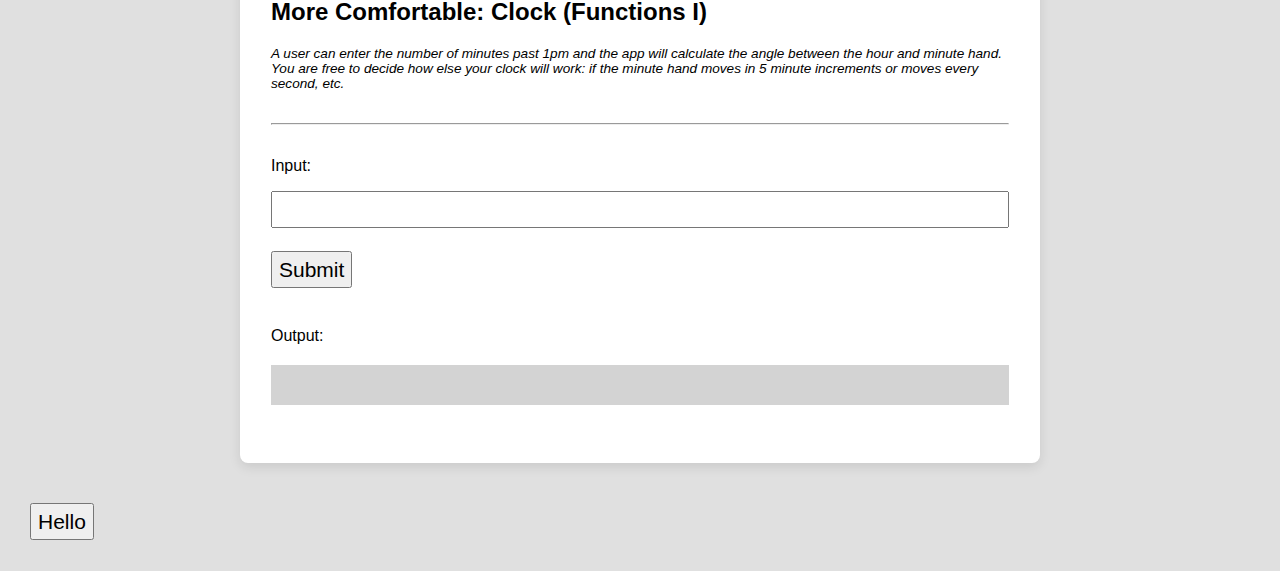
<file: day01-data-manipulation-and-functions/pre-class/index.html>
<!--  All HTML files begin with the following line: -->
<!DOCTYPE html>
<!-- This indicates that the rest of the lines that follow are to be interpreted as HTML. It tells the browser about what document type to expect. -->

<!-- All text enclosed in angled brackets are known as HTML element tags. There are usually, but not always, starting and closing element "tags", each representing a HTML element.
The <html> element is known as the root element of a HTML page. All other elements are encased within it. -->
<html>
  <!-- The <head> element contains meta information about the HTML page, information that is not rendered or displayed by the browser -->
  <head>
    <!-- The meta tag defines meta information in the HTML document. In this case, we are defining the charset. UTF-8 allows us to use emojis in the CodeSandbox environment -->
    <meta charset="UTF-8" />
    <!-- The <title> element specifies a title for the HTML page (which is shown in the browser's title bar or in the page's tab) and is the default name given to a bookmark of a webpage. -->
    <title>Basics</title>
    <!-- The <link> element specifies a relationship between this HTML page and an external resource, namely the styles.css file here. For the syntax '../../' in '../../styles.css', we are referring to the styles.css file (in the main directory) found 2 folders above the current one. In this case, we are linking a stylesheet which is a CSS file containing information relating to the layout and style of the webpage. The syntax within the styles.css file is also referred to as CSS - Cascading Style Sheets. -->
    <link rel="stylesheet" href="../../styles.css" />
  </head>

  <!-- The <body> element defines the document's body, and is a container for all the visible contents that will be rendered by the browser.  -->
  <body>
    <!-- The <nav> tag semantically defines a set of navigation links. It doesn't have many properties different from a <div>, and exists purely for semantic naming. -->
    <nav>
      <!-- The <ul> tag represents an unordered list, where items in the list are rendered on a vertical bulleted list. While we are listing the days of the exercises on this navbar, we are positioning them horizontally without the bullets. This is done using CSS, and you can preview the syntax in styles.css (do a search for "nav ul"). -->
      <ul>
        <li>
          <!-- An <a> tag defines a hyperlink, linking one page to another. The page to link to will be added to the "href" property of the tag. -->
          <a href="../../index.html">Home</a>
        </li>
        <li>
          <!-- An <a> tag defines a hyperlink, linking one page to another. The page to link to will be added to the "href" property of the tag. -->
          <a
            href="../../day01-data-manipulation-and-functions/in-class/index.html"
            >Day 1</a
          >
        </li>
        <li>
          <a
            href="../../day02-if-statements-boolean-operators/in-class/index.html"
            >Day 2</a
          >
        </li>
        <li>
          <a href="../../day03-program-state/in-class/index.html">Day 3</a>
        </li>
        <li>
          <a href="../../day04-loops/in-class/index.html">Day 4</a>
        </li>
        <li>
          <a href="../../day05-mad-libs/in-class/index.html">Day 5</a>
        </li>
        <li>
          <a href="../../day07-moar-cards/in-class/index.html">Day 7</a>
        </li>
        <li class="project">
          <a href="../../project3-blackjack/index.html">Blackjack</a>
        </li>
        <li class="project">
          <a href="../../project2-beat-that/index.html">Beat That!</a>
        </li>
        <li class="project">
          <a href="../../project1-sps/index.html">Scissors Paper Stone</a>
        </li>
      </ul>
    </nav>
    <!-- The <h1> element defines a large heading. There are 6 pre-set header elements, <h1> to <h6> -->
    <h1 id="header">🚀 Basics Day 1: Pre-Class Exercises 🚀</h1>
    <div class="flex justify-content-center">
      <div class="button-group">
        <a href="../pre-class/index.html" class="active button-group-button"
          >Pre-Class</a
        >
        <a href="../in-class/index.html" class="button-group-button"
          >In-Class</a
        >
      </div>
    </div>
    <!-- The <hr> tag represents a horizontal rule. It is used if you want to add line dividers across your page. -->
    <hr />
    <!-- The <div> tag defines a division or a section in an HTML document, and is commonly use as a "container" for nested HTML elements. -->
    <div class="container">
      <h2>Default Template (Our First Program)</h2>
      <!-- The <p> tag defines a paragraph element. -->
      <p>Input:</p>
      <!-- The self-closing <input /> tag represents a field for a user to enter input. -->
      <input id="input-field" />
      <!-- The self-closing <br /> tag represents a line break - a line's worth of spacing before dispalying the next element. -->
      <br />
      <!-- The <button> tag represents.. you guessed it! a button. -->
      <button id="submit-button">Submit</button>
      <p>Output:</p>
      <div class="output-div" id="output-div"></div>
    </div>
    <!-- The <div> tag defines a division or a section in an HTML document, and is commonly use as a "container" for nested HTML elements. -->
    <div class="container">
      <h2>Greeting Program (Our First Program)</h2>
      <div class="instructions-text">
        <p>
          We will now create a program with purpose. The user will type their
          name, and we will use the name to greet them. To do this we'll take
          input and combine it with other strings to generate output.
        </p>
        <p>
          Change your program output to a different message. Make it longer. You
          can even use <code>input</code> more than once, for example, "Hello,
          Susan! Wow, Susan is a great name. Reminds me of this movie star..."
        </p>
      </div>
      <!-- The <hr> tag represents a horizontal rule. It is used if you want to add line dividers across your page. -->
      <hr />
      <!-- The <p> tag defines a paragraph element. -->
      <p>Input:</p>
      <!-- The self-closing <input /> tag represents a field for a user to enter input. -->
      <input id="greeting-input-field" />
      <!-- The self-closing <br /> tag represents a line break - a line's worth of spacing before dispalying the next element. -->
      <br />
      <!-- The <button> tag represents.. you guessed it! a button. -->
      <button id="greeting-submit-button">Submit</button>
      <p>Output:</p>
      <div class="output-div" id="greeting-output-div"></div>
    </div>
    <!-- The <div> tag defines a division or a section in an HTML document, and is commonly use as a "container" for nested HTML elements. -->
    <div class="container">
      <h2>Metric Conversion Program (Our First Program)</h2>
      <div class="instructions-text">
        <p>
          Let's incorporate math operations. The user will now enter a distance
          in kilometres and the program will output the distance in miles. 1 km
          equals 0.62 miles.
        </p>
        <p>
          Change <code>myOutputValue</code> to see the calculation on screen.
        </p>
        <p>
          Try changing <code>distanceInKm</code> to see new conversions. To let
          the user input distances, assign the value of <code>input</code> to
          <code>distanceInKm</code>.
        </p>
      </div>
      <!-- The <hr> tag represents a horizontal rule. It is used if you want to add line dividers across your page. -->
      <hr />
      <!-- The <p> tag defines a paragraph element. -->
      <p>Input:</p>
      <!-- The self-closing <input /> tag represents a field for a user to enter input. -->
      <input id="metric-input-field" />
      <!-- The self-closing <br /> tag represents a line break - a line's worth of spacing before dispalying the next element. -->
      <br />
      <!-- The <button> tag represents.. you guessed it! a button. -->
      <button id="metric-submit-button">Submit</button>
      <p>Output:</p>
      <div class="output-div" id="metric-output-div"></div>
    </div>
    <!-- The <div> tag defines a division or a section in an HTML document, and is commonly use as a "container" for nested HTML elements. -->
    <div class="container">
      <h2>Base: Run Example Code (Functions I)</h2>
      <div class="instructions-text">
        <!-- The <ol> tag represents an ordered list, where items in the list can be ordered numerically. -->
        <ol>
          <!-- The <li> tag represents a list item, which has to be contained in an ordered list (<ol>) or an unordered list (<ul>). -->
          <li>Duplicate and run the code from the Functions I module</li>
          <li>
            Paste the other function examples in instead of
            <code>convertKmToMiles</code>
          </li>
          <li>
            Remove the <code>return</code> statements from the examples. What
            happens and why? What does the <code>return</code> statement do and
            how does it work?
          </li>
          <li>
            Remove the <code>distanceInKm</code> parameter from the function
            definition. What happens and why? Replace the parameter afterward.
          </li>
          <li>
            Change the variable name <code>distanceInKm</code> to another name
            everywhere. What happens and why? Change the name back to
            <code>distanceInKm</code> afterward.
          </li>
        </ol>
      </div>
      <!-- The <hr> tag represents a horizontal rule. It is used if you want to add line dividers across your page. -->
      <hr />
      <!-- The <p> tag defines a paragraph element. -->
      <p>Input:</p>
      <!-- The self-closing <input /> tag represents a field for a user to enter input. -->
      <input id="functions-example-input-field" />
      <!-- The self-closing <br /> tag represents a line break - a line's worth of spacing before dispalying the next element. -->
      <br />
      <!-- The <button> tag represents.. you guessed it! a button. -->
      <button id="functions-example-submit-button">Submit</button>
      <p>Output:</p>
      <div class="output-div" id="functions-example-output-div"></div>
    </div>
    <div class="container">
      <h2>Comfortable: Train Speed (Functions I)</h2>
      <div class="instructions-text">
        <p>
          Two trains are leaving to Tokyo. Train 1 is traveling 200kph, and will
          reach Tokyo in 2 hours. Train 2 is newer and can travel faster, but is
          delayed due to a signalling fault.
        </p>
        <p>
          Build a program for Train 2's conductor to calculate how fast Train 2
          needs to travel to arrive at Tokyo at the same time as Train 1, based
          on how long it was delayed. Output the speed in kph.
        </p>
      </div>
      <!-- The <hr> tag represents a horizontal rule. It is used if you want to add line dividers across your page. -->
      <hr />
      <!-- The <p> tag defines a paragraph element. -->
      <p>Input:</p>
      <!-- The self-closing <input /> tag represents a field for a user to enter input. -->
      <input id="train-speed-input-field" />
      <!-- The self-closing <br /> tag represents a line break - a line's worth of spacing before dispalying the next element. -->
      <br />
      <!-- The <button> tag represents.. you guessed it! a button. -->
      <button id="train-speed-submit-button">Submit</button>
      <p>Output:</p>
      <div class="output-div" id="train-speed-output-div"></div>
    </div>
    <div class="container">
      <h2>More Comfortable: Clock (Functions I)</h2>
      <div class="instructions-text">
        <p>
          A user can enter the number of minutes past 1pm and the app will
          calculate the angle between the hour and minute hand. You are free to
          decide how else your clock will work: if the minute hand moves in 5
          minute increments or moves every second, etc.
        </p>
      </div>
      <!-- The <hr> tag represents a horizontal rule. It is used if you want to add line dividers across your page. -->
      <hr />
      <!-- The <p> tag defines a paragraph element. -->
      <p>Input:</p>
      <!-- The self-closing <input /> tag represents a field for a user to enter input. -->
      <input id="clock-input-field" />
      <!-- The self-closing <br /> tag represents a line break - a line's worth of spacing before dispalying the next element. -->
      <br />
      <!-- The <button> tag represents.. you guessed it! a button. -->
      <button id="clock-submit-button">Submit</button>
      <p>Output:</p>
      <div class="output-div" id="clock-output-div"></div>
    </div>
    <!-- Everything below this is incorporating JavaScript programming logic into the webpage. -->
    <!-- The script tag encloses JavaScript syntax for the browser to interpret programtically -->
    <!-- The following line imports all code written in the script.js file -->
    <script src="script.js"></script>
    <!-- Define button click functionality -->
    <script>
      // Declare and define variables that represents the Submit Button for each exercise
      var button = document.querySelector("#submit-button");
      var greetingButton = document.querySelector("#greeting-submit-button");
      var metricButton = document.querySelector("#metric-submit-button");
      var functionsExampleButton = document.querySelector(
        "#functions-example-submit-button"
      );
      var trainSpeedButton = document.querySelector(
        "#train-speed-submit-button"
      );
      var clockButton = document.querySelector("#clock-submit-button");

      // When the submit button is clicked, access the text entered by the user in the input field
      // And pass it as an input parameter to the main function as defined in script.js
      button.addEventListener("click", function () {
        // Set result to input value
        var input = document.querySelector("#input-field");
        // Store the output of main() in a new variable
        var result = main(input.value);

        // Display result in output element
        var output = document.querySelector("#output-div");
        output.innerHTML = result;

        // Reset input value
        input.value = "";
      });

      greetingButton.addEventListener("click", function () {
        // Set result to input value
        var input = document.querySelector("#greeting-input-field");
        // Store the output of the main function in a new variable
        var result = greetingMain(input.value);

        // Display result in output element
        var output = document.querySelector("#greeting-output-div");
        output.innerHTML = result;

        // Reset input value
        input.value = "";
      });

      metricButton.addEventListener("click", function () {
        // Set result to input value
        var input = document.querySelector("#metric-input-field");
        // Store the output of the main function in a new variable
        var result = metricMain(input.value);

        // Display result in output element
        var output = document.querySelector("#metric-output-div");
        output.innerHTML = result;

        // Reset input value
        input.value = "";
      });

      functionsExampleButton.addEventListener("click", function () {
        // Set result to input value
        var input = document.querySelector("#functions-example-input-field");
        // Store the output of the main function in a new variable
        var result = functionsExampleMain(input.value);

        // Display result in output element
        var output = document.querySelector("#functions-example-output-div");
        output.innerHTML = result;

        // Reset input value
        input.value = "";
      });

      trainSpeedButton.addEventListener("click", function () {
        // Set result to input value
        var input = document.querySelector("#train-speed-input-field");
        // Store the output of the main function in a new variable
        var result = trainSpeedMain(input.value);

        // Display result in output element
        var output = document.querySelector("#train-speed-output-div");
        output.innerHTML = result;

        // Reset input value
        input.value = "";
      });

      var newButton = document.createElement("button");
      newButton.innerText = "Hello";
      newButton.addEventListener("click", function () {
        console.log("hello, world!");
      });

      document.body.appendChild(newButton);
      clockButton.addEventListener("click", function () {
        // Set result to input value
        var input = document.querySelector("#clock-input-field");
        // Store the output of the main function in a new variable
        var result = clockMain(input.value);

        // Display result in output element
        var output = document.querySelector("#clock-output-div");
        output.innerHTML = result;

        // Reset input value
        input.value = "";
      });
    </script>
  </body>
</html>
</file>
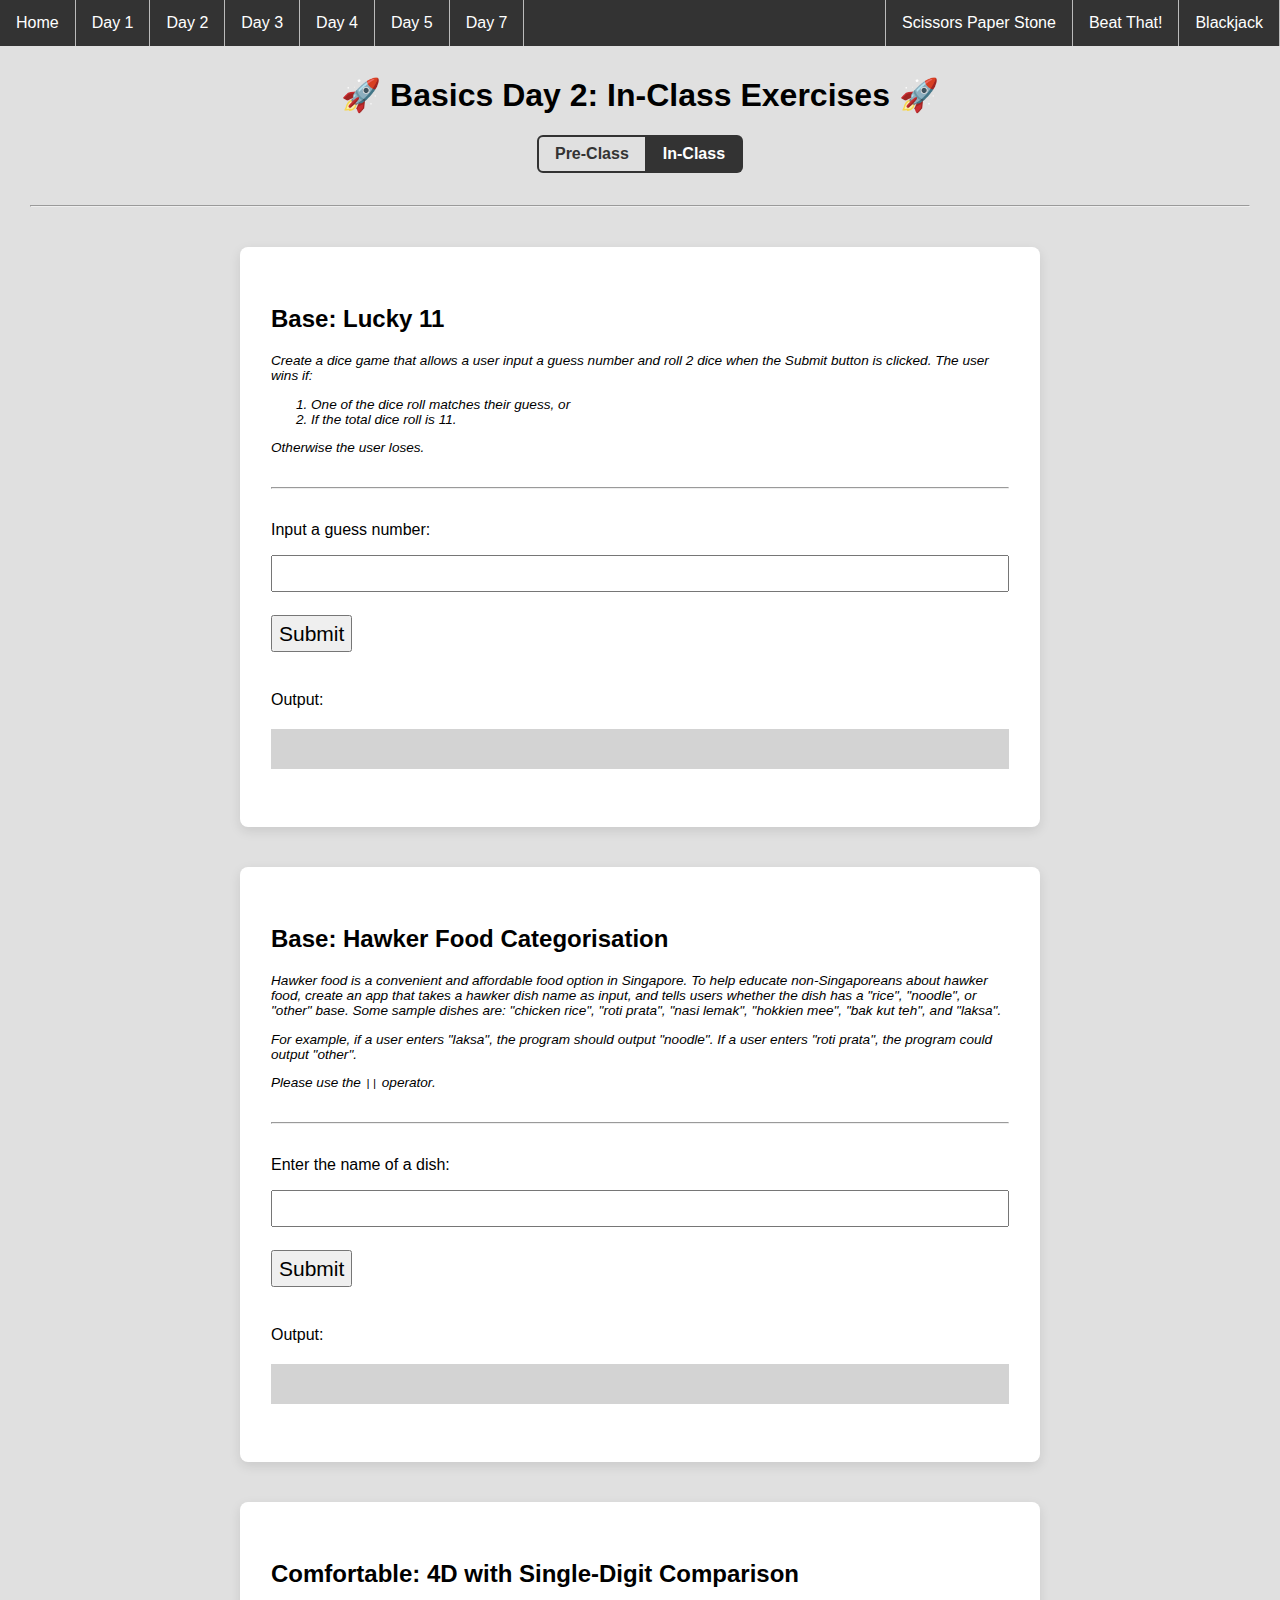
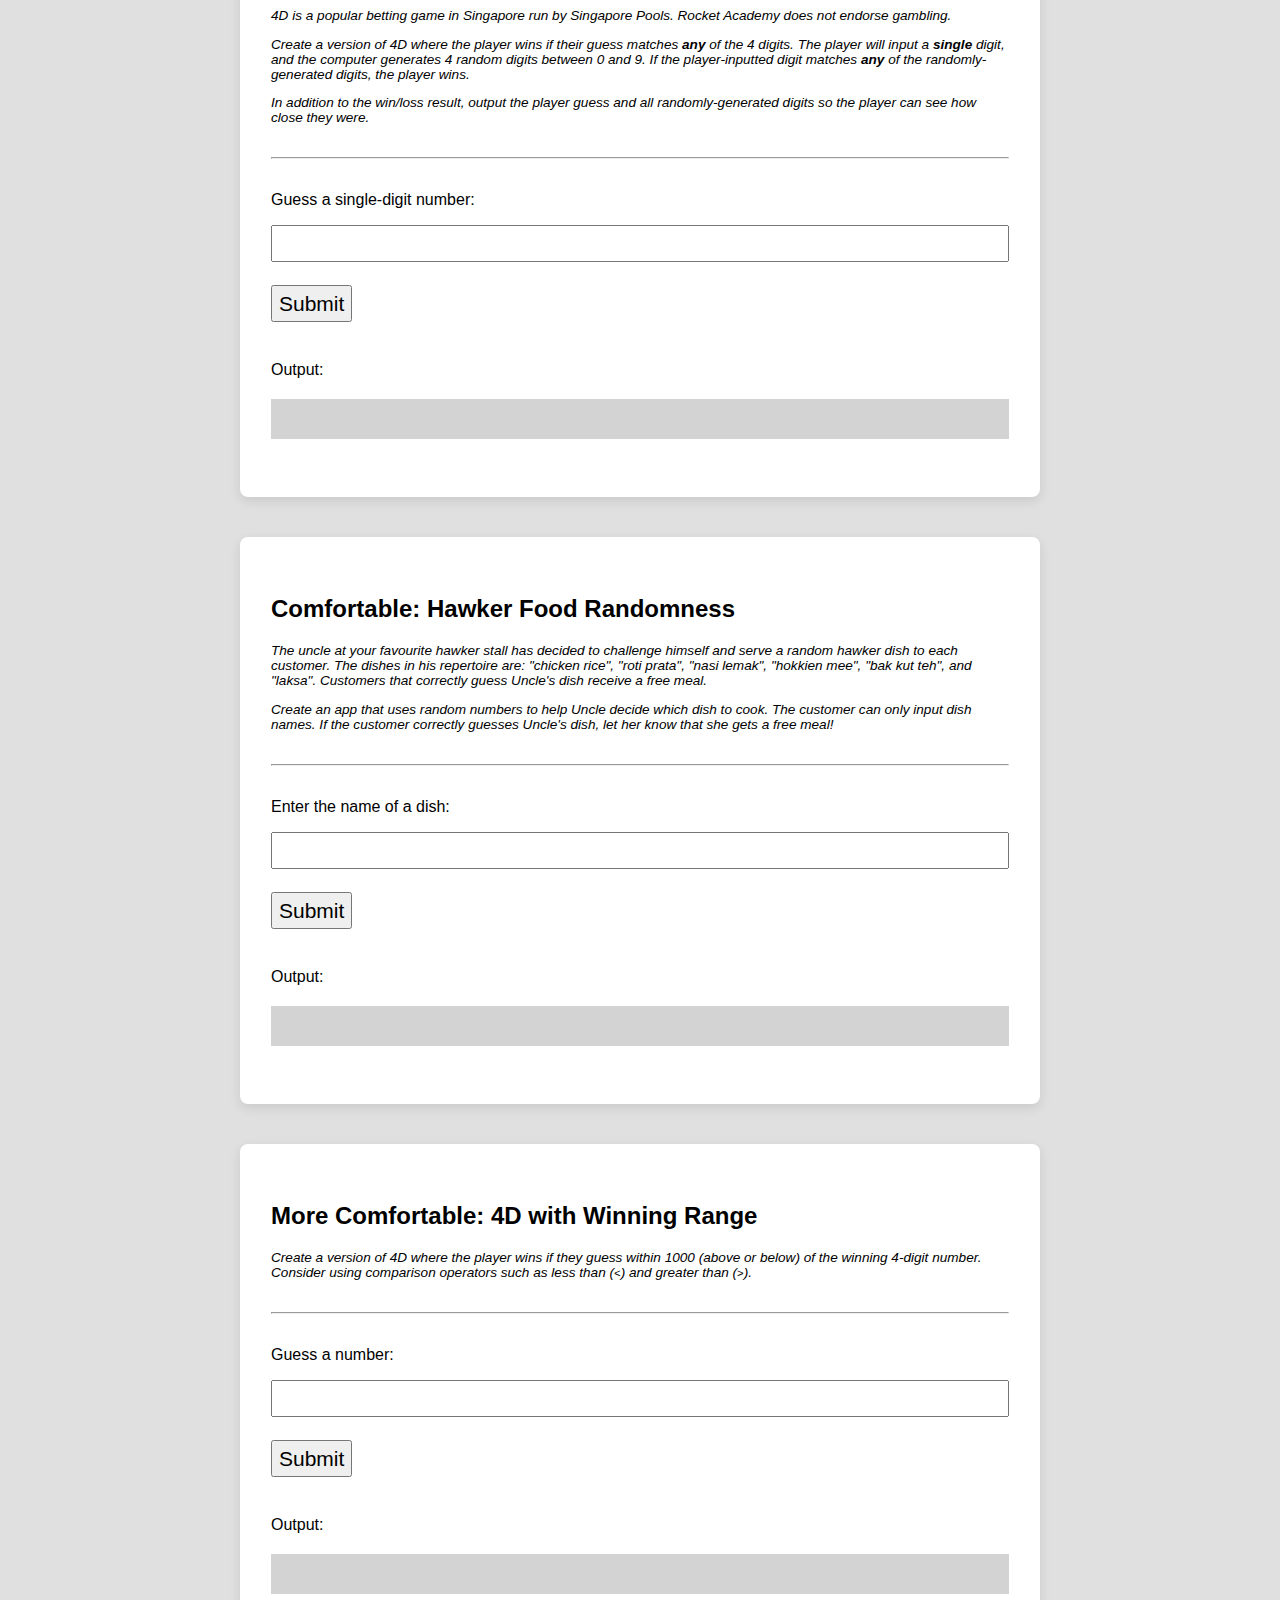
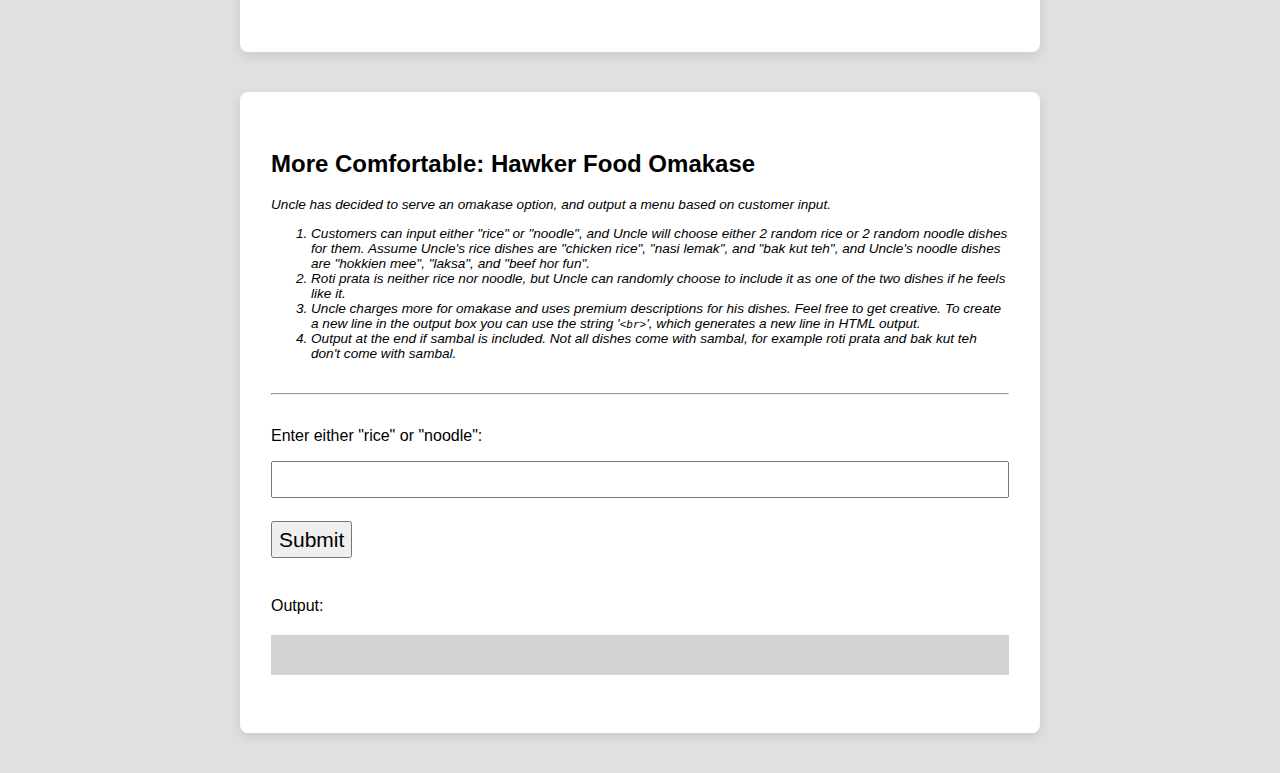
<file: day02-if-statements-boolean-operators/in-class/index.html>
<!--  All HTML files begin with the following line: -->
<!DOCTYPE html>
<!-- This indicates that the rest of the lines that follow are to be interpreted as HTML. It tells the browser about what document type to expect. -->

<!-- All text enclosed in angled brackets are known as HTML element tags. There are usually, but not always, starting and closing element "tags", each representing a HTML element.
The <html> element is known as the root element of a HTML page. All other elements are encased within it. -->
<html>
  <!-- The <head> element contains meta information about the HTML page, information that is not rendered or displayed by the browser -->
  <head>
    <!-- The meta tag defines meta information in the HTML document. In this case, we are defining the charset. UTF-8 allows us to use emojis in the CodeSandbox environment -->
    <meta charset="UTF-8" />
    <!-- The <title> element specifies a title for the HTML page (which is shown in the browser's title bar or in the page's tab) and is the default name given to a bookmark of a webpage. -->
    <title>Basics</title>
    <!-- The <link> element specifies a relationship between this HTML page and an external resource, namely the styles.css file here. For the syntax '../../' in '../../styles.css', we are referring to the styles.css file (in the main directory) found 2 folders above the current one. In this case, we are linking a stylesheet which is a CSS file containing information relating to the layout and style of the webpage. The syntax within the styles.css file is also referred to as CSS - Cascading Style Sheets. -->
    <link rel="stylesheet" href="../../styles.css" />
  </head>

  <!-- The <body> element defines the document's body, and is a container for all the visible contents that will be rendered by the browser.  -->
  <body>
    <!-- The <nav> tag semantically defines a set of navigation links. It doesn't have many properties different from a <div>, and exists purely for semantic naming. -->
    <nav>
      <!-- The <ul> tag represents an unordered list, where items in the list are rendered on a vertical bulleted list. While we are listing the days of the exercises on this navbar, we are positioning them horizontally without the bullets. This is done using CSS, and you can preview the syntax in styles.css (do a search for "nav ul"). -->
      <ul>
        <li>
          <!-- An <a> tag defines a hyperlink, linking one page to another. The page to link to will be added to the "href" property of the tag. -->
          <a href="../../index.html">Home</a>
        </li>
        <li>
          <!-- An <a> tag defines a hyperlink, linking one page to another. The page to link to will be added to the "href" property of the tag. -->
          <a
            href="../../day01-data-manipulation-and-functions/in-class/index.html"
            >Day 1</a
          >
        </li>
        <li>
          <a
            href="../../day02-if-statements-boolean-operators/in-class/index.html"
            >Day 2</a
          >
        </li>
        <li>
          <a href="../../day03-program-state/in-class/index.html">Day 3</a>
        </li>
        <li>
          <a href="../../day04-loops/in-class/index.html">Day 4</a>
        </li>
        <li>
          <a href="../../day05-mad-libs/in-class/index.html">Day 5</a>
        </li>
        <li>
          <a href="../../day07-moar-cards/in-class/index.html">Day 7</a>
        </li>
        <li class="project">
          <a href="../../project3-blackjack/index.html">Blackjack</a>
        </li>
        <li class="project">
          <a href="../../project2-beat-that/index.html">Beat That!</a>
        </li>
        <li class="project">
          <a href="../../project1-sps/index.html">Scissors Paper Stone</a>
        </li>
      </ul>
    </nav>
    <!-- The <h1> element defines a large heading. There are 6 pre-set header elements, <h1> to <h6> -->
    <h1 id="header">🚀 Basics Day 2: In-Class Exercises 🚀</h1>
    <div class="flex justify-content-center">
      <div class="button-group">
        <a href="../pre-class/index.html" class="button-group-button"
          >Pre-Class</a
        >
        <a href="../in-class/index.html" class="active button-group-button"
          >In-Class</a
        >
      </div>
    </div>
    <!-- The <hr> tag represents a horizontal rule. It is used if you want to add line dividers across your page. -->
    <hr />
    <!-- The <div> tag defines a division or a section in an HTML document, and is commonly use as a "container" for nested HTML elements. -->
    <div class="container">
      <h2>Base: Lucky 11</h2>
      <div class="instructions-text">
        <p>
          Create a dice game that allows a user input a guess number and roll 2
          dice when the Submit button is clicked. The user wins if:
        </p>
        <!-- The <ol> tag represents an ordered list, where items in the list can be ordered numerically. -->
        <ol>
          <!-- The <li> tag represents a list item, which has to be contained in an ordered list (<ol>) or an unordered list (<ul>). -->
          <li>One of the dice roll matches their guess, or</li>
          <li>If the total dice roll is 11.</li>
        </ol>
        <p>Otherwise the user loses.</p>
      </div>
      <!-- The <hr> tag represents a horizontal rule. It is used if you want to add line dividers across your page. -->
      <hr />
      <!-- The <p> tag defines a paragraph element. -->
      <p>Input a guess number:</p>
      <!-- The self-closing <input /> tag represents a field for a user to enter input. -->
      <input id="lucky-11-input-field" />
      <!-- The self-closing <br /> tag represents a line break - a line's worth of spacing before dispalying the next element. -->
      <br />
      <!-- The <button> tag represents.. you guessed it! a button. -->
      <button id="lucky-11-submit-button">Submit</button>
      <p>Output:</p>
      <div class="output-div" id="lucky-11-output-div"></div>
    </div>
    <!-- The <div> tag defines a division or a section in an HTML document, and is commonly use as a "container" for nested HTML elements. -->
    <div class="container">
      <h2>Base: Hawker Food Categorisation</h2>
      <div class="instructions-text">
        <p>
          Hawker food is a convenient and affordable food option in Singapore.
          To help educate non-Singaporeans about hawker food, create an app that
          takes a hawker dish name as input, and tells users whether the dish
          has a "rice", "noodle", or "other" base. Some sample dishes are:
          "chicken rice", "roti prata", "nasi lemak", "hokkien mee", "bak kut
          teh", and "laksa".
        </p>
        <p>
          For example, if a user enters "laksa", the program should output
          "noodle". If a user enters "roti prata", the program could output
          "other".
        </p>
        <p>Please use the <code>||</code> operator.</p>
      </div>
      <!-- The <hr> tag represents a horizontal rule. It is used if you want to add line dividers across your page. -->
      <hr />
      <!-- The <p> tag defines a paragraph element. -->
      <p>Enter the name of a dish:</p>
      <!-- The self-closing <input /> tag represents a field for a user to enter input. -->
      <input id="hawker-food-categorisation-input-field" />
      <!-- The self-closing <br /> tag represents a line break - a line's worth of spacing before dispalying the next element. -->
      <br />
      <!-- The <button> tag represents.. you guessed it! a button. -->
      <button id="hawker-food-categorisation-submit-button">Submit</button>
      <p>Output:</p>
      <div class="output-div" id="hawker-food-categorisation-output-div"></div>
    </div>
    <!-- The <div> tag defines a division or a section in an HTML document, and is commonly use as a "container" for nested HTML elements. -->
    <div class="container">
      <h2>Comfortable: 4D with Single-Digit Comparison</h2>
      <div class="instructions-text">
        <p>
          4D is a popular betting game in Singapore run by Singapore Pools.
          Rocket Academy does not endorse gambling.
        </p>
        <p>
          Create a version of 4D where the player wins if their guess matches
          <strong>any</strong> of the 4 digits. The player will input a
          <strong>single</strong> digit, and the computer generates 4 random
          digits between 0 and 9. If the player-inputted digit matches
          <strong>any</strong> of the randomly-generated digits, the player
          wins.
        </p>
        <p>
          In addition to the win/loss result, output the player guess and all
          randomly-generated digits so the player can see how close they were.
        </p>
      </div>
      <!-- The <hr> tag represents a horizontal rule. It is used if you want to add line dividers across your page. -->
      <hr />
      <!-- The <p> tag defines a paragraph element. -->
      <p>Guess a single-digit number:</p>
      <!-- The self-closing <input /> tag represents a field for a user to enter input. -->
      <input id="four-d-single-digit-input-field" />
      <!-- The self-closing <br /> tag represents a line break - a line's worth of spacing before dispalying the next element. -->
      <br />
      <!-- The <button> tag represents.. you guessed it! a button. -->
      <button id="four-d-single-digit-submit-button">Submit</button>
      <p>Output:</p>
      <div class="output-div" id="four-d-single-digit-output-div"></div>
    </div>
    <!-- The <div> tag defines a division or a section in an HTML document, and is commonly use as a "container" for nested HTML elements. -->
    <div class="container">
      <h2>Comfortable: Hawker Food Randomness</h2>
      <div class="instructions-text">
        <p>
          The uncle at your favourite hawker stall has decided to challenge
          himself and serve a random hawker dish to each customer. The dishes in
          his repertoire are: "chicken rice", "roti prata", "nasi lemak",
          "hokkien mee", "bak kut teh", and "laksa". Customers that correctly
          guess Uncle's dish receive a free meal.
        </p>
        <p>
          Create an app that uses random numbers to help Uncle decide which dish
          to cook. The customer can only input dish names. If the customer
          correctly guesses Uncle's dish, let her know that she gets a free
          meal!
        </p>
      </div>
      <!-- The <hr> tag represents a horizontal rule. It is used if you want to add line dividers across your page. -->
      <hr />
      <!-- The <p> tag defines a paragraph element. -->
      <p>Enter the name of a dish:</p>
      <!-- The self-closing <input /> tag represents a field for a user to enter input. -->
      <input id="hawker-food-randomness-input-field" />
      <!-- The self-closing <br /> tag represents a line break - a line's worth of spacing before dispalying the next element. -->
      <br />
      <!-- The <button> tag represents.. you guessed it! a button. -->
      <button id="hawker-food-randomness-submit-button">Submit</button>
      <p>Output:</p>
      <div class="output-div" id="hawker-food-randomness-output-div"></div>
    </div>
    <!-- The <div> tag defines a division or a section in an HTML document, and is commonly use as a "container" for nested HTML elements. -->
    <div class="container">
      <h2>More Comfortable: 4D with Winning Range</h2>
      <div class="instructions-text">
        <p>
          Create a version of 4D where the player wins if they guess within 1000
          (above or below) of the winning 4-digit number. Consider using
          comparison operators such as less than (<code>&lt;</code>) and greater
          than (<code>&gt;</code>).
        </p>
      </div>
      <!-- The <hr> tag represents a horizontal rule. It is used if you want to add line dividers across your page. -->
      <hr />
      <!-- The <p> tag defines a paragraph element. -->
      <p>Guess a number:</p>
      <!-- The self-closing <input /> tag represents a field for a user to enter input. -->
      <input id="four-d-winning-range-input-field" />
      <!-- The self-closing <br /> tag represents a line break - a line's worth of spacing before dispalying the next element. -->
      <br />
      <!-- The <button> tag represents.. you guessed it! a button. -->
      <button id="four-d-winning-range-submit-button">Submit</button>
      <p>Output:</p>
      <div class="output-div" id="four-d-winning-range-output-div"></div>
    </div>
    <!-- The <div> tag defines a division or a section in an HTML document, and is commonly use as a "container" for nested HTML elements. -->
    <div class="container">
      <h2>More Comfortable: Hawker Food Omakase</h2>
      <div class="instructions-text">
        <p>
          Uncle has decided to serve an omakase option, and output a menu based
          on customer input.
        </p>
        <!-- The <ol> tag represents an ordered list, where items in the list can be ordered numerically. -->
        <ol>
          <!-- The <li> tag represents a list item, which has to be contained in an ordered list (<ol>) or an unordered list (<ul>). -->
          <li>
            Customers can input either "rice" or "noodle", and Uncle will choose
            either 2 random rice or 2 random noodle dishes for them. Assume
            Uncle's rice dishes are "chicken rice", "nasi lemak", and "bak kut
            teh", and Uncle's noodle dishes are "hokkien mee", "laksa", and
            "beef hor fun".
          </li>
          <li>
            Roti prata is neither rice nor noodle, but Uncle can randomly choose
            to include it as one of the two dishes if he feels like it.
          </li>
          <li>
            Uncle charges more for omakase and uses premium descriptions for his
            dishes. Feel free to get creative. To create a new line in the
            output box you can use the string '<code>&lt;br&gt;</code>', which
            generates a new line in HTML output.
          </li>
          <li>
            Output at the end if sambal is included. Not all dishes come with
            sambal, for example roti prata and bak kut teh don't come with
            sambal.
          </li>
        </ol>
      </div>
      <!-- The <hr> tag represents a horizontal rule. It is used if you want to add line dividers across your page. -->
      <hr />
      <!-- The <p> tag defines a paragraph element. -->
      <p>Enter either "rice" or "noodle":</p>
      <!-- The self-closing <input /> tag represents a field for a user to enter input. -->
      <input id="hawker-food-omakase-input-field" />
      <!-- The self-closing <br /> tag represents a line break - a line's worth of spacing before dispalying the next element. -->
      <br />
      <!-- The <button> tag represents.. you guessed it! a button. -->
      <button id="hawker-food-omakase-submit-button">Submit</button>
      <p>Output:</p>
      <div class="output-div" id="hawker-food-omakase-output-div"></div>
    </div>
    <!-- Everything below this is incorporating JavaScript programming logic into the webpage. -->
    <!-- The script tag encloses JavaScript syntax for the browser to interpret programtically -->
    <!-- The following line imports all code written in the script.js file -->
    <script src="script.js"></script>
    <!-- Define button click functionality -->
    <script>
      // Declare and define variables that represents the Submit Button for each exercise
      var lucky11Button = document.querySelector("#lucky-11-submit-button");
      var hawkerFoodCategorisationButton = document.querySelector(
        "#hawker-food-categorisation-submit-button"
      );
      var fourDSingleDigitButton = document.querySelector(
        "#four-d-single-digit-submit-button"
      );
      var hawkerFoodRandomnessButton = document.querySelector(
        "#hawker-food-randomness-submit-button"
      );
      var fourDWinningRangeButton = document.querySelector(
        "#four-d-winning-range-submit-button"
      );
      var hawkerFoodOmakaseButton = document.querySelector(
        "#hawker-food-omakase-submit-button"
      );

      // When the submit button is clicked, access the text entered by the user in the corresponding input field for the exercise
      // And pass it as an input parameter to the various main function(s) as defined in script.js
      lucky11Button.addEventListener("click", function () {
        // Set result to input value
        var input = document.querySelector("#lucky-11-input-field");
        // Store the output of the main function in a new variable
        var result = lucky11Main(input.value);

        // Display result in output element
        var output = document.querySelector("#lucky-11-output-div");
        output.innerHTML = result;

        // Reset input value
        input.value = "";
      });

      hawkerFoodCategorisationButton.addEventListener("click", function () {
        // Set result to input value
        var input = document.querySelector(
          "#hawker-food-categorisation-input-field"
        );
        // Store the output of the main function in a new variable
        var result = hawkerFoodCategorisationMain(input.value);

        // Display result in output element
        var output = document.querySelector(
          "#hawker-food-categorisation-output-div"
        );
        output.innerHTML = result;

        // Reset input value
        input.value = "";
      });

      fourDSingleDigitButton.addEventListener("click", function () {
        // Set result to input value
        var input = document.querySelector("#four-d-single-digit-input-field");
        // Store the output of the main function in a new variable
        var result = fourDSingleDigitMain(input.value);

        // Display result in output element
        var output = document.querySelector("#four-d-single-digit-output-div");
        output.innerHTML = result;

        // Reset input value
        input.value = "";
      });

      hawkerFoodRandomnessButton.addEventListener("click", function () {
        // Set result to input value
        var input = document.querySelector(
          "#hawker-food-randomness-input-field"
        );
        // Store the output of the main function in a new variable
        var result = hawkerFoodRandomnessMain(input.value);

        // Display result in output element
        var output = document.querySelector(
          "#hawker-food-randomness-output-div"
        );
        output.innerHTML = result;

        // Reset input value
        input.value = "";
      });

      fourDWinningRangeButton.addEventListener("click", function () {
        // Set result to input value
        var input = document.querySelector("#four-d-winning-range-input-field");
        // Store the output of the main function in a new variable
        var result = fourDWinningRangeMain(input.value);

        // Display result in output element
        var output = document.querySelector("#four-d-winning-range-output-div");
        output.innerHTML = result;

        // Reset input value
        input.value = "";
      });

      hawkerFoodOmakaseButton.addEventListener("click", function () {
        // Set result to input value
        var input = document.querySelector("#hawker-food-omakase-input-field");
        // Store the output of the main function in a new variable
        var result = hawkerFoodOmakaseMain(input.value);

        // Display result in output element
        var output = document.querySelector("#hawker-food-omakase-output-div");
        output.innerHTML = result;

        // Reset input value
        input.value = "";
      });
    </script>
  </body>
</html>
</file>
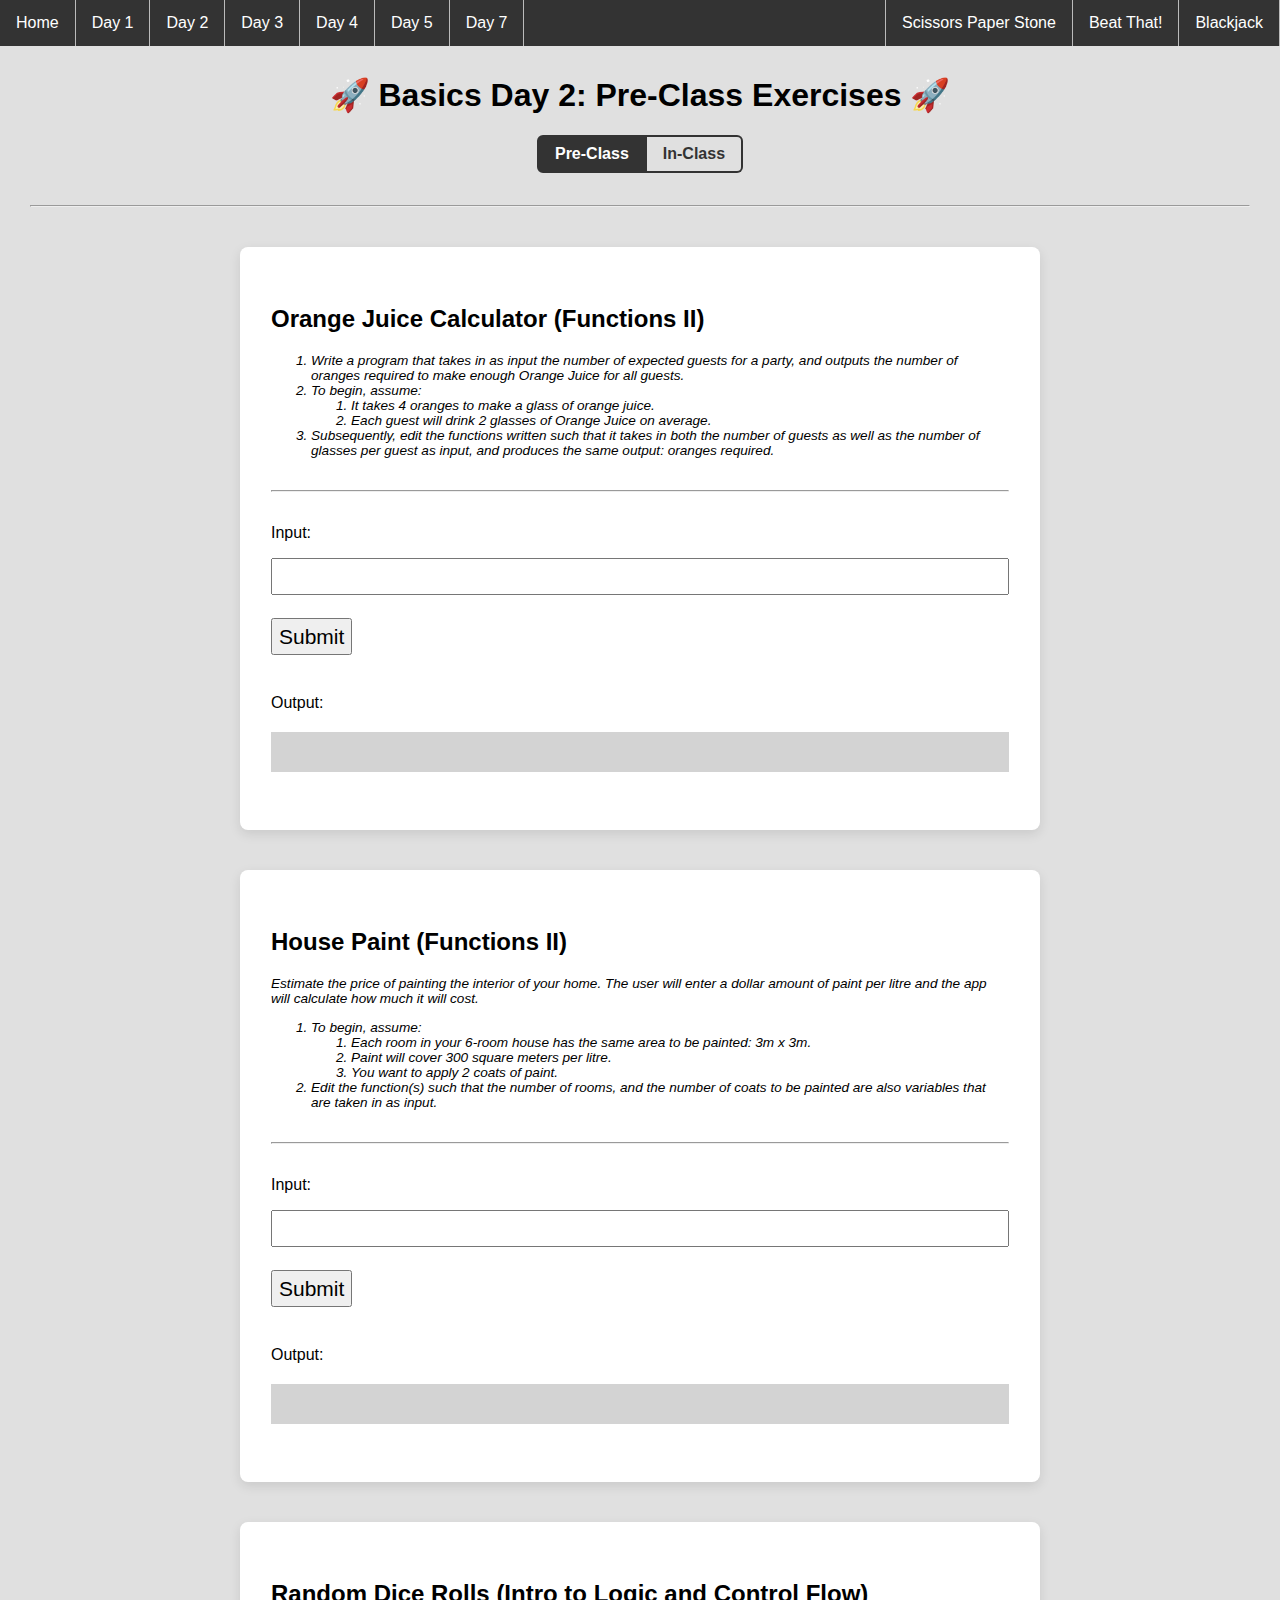
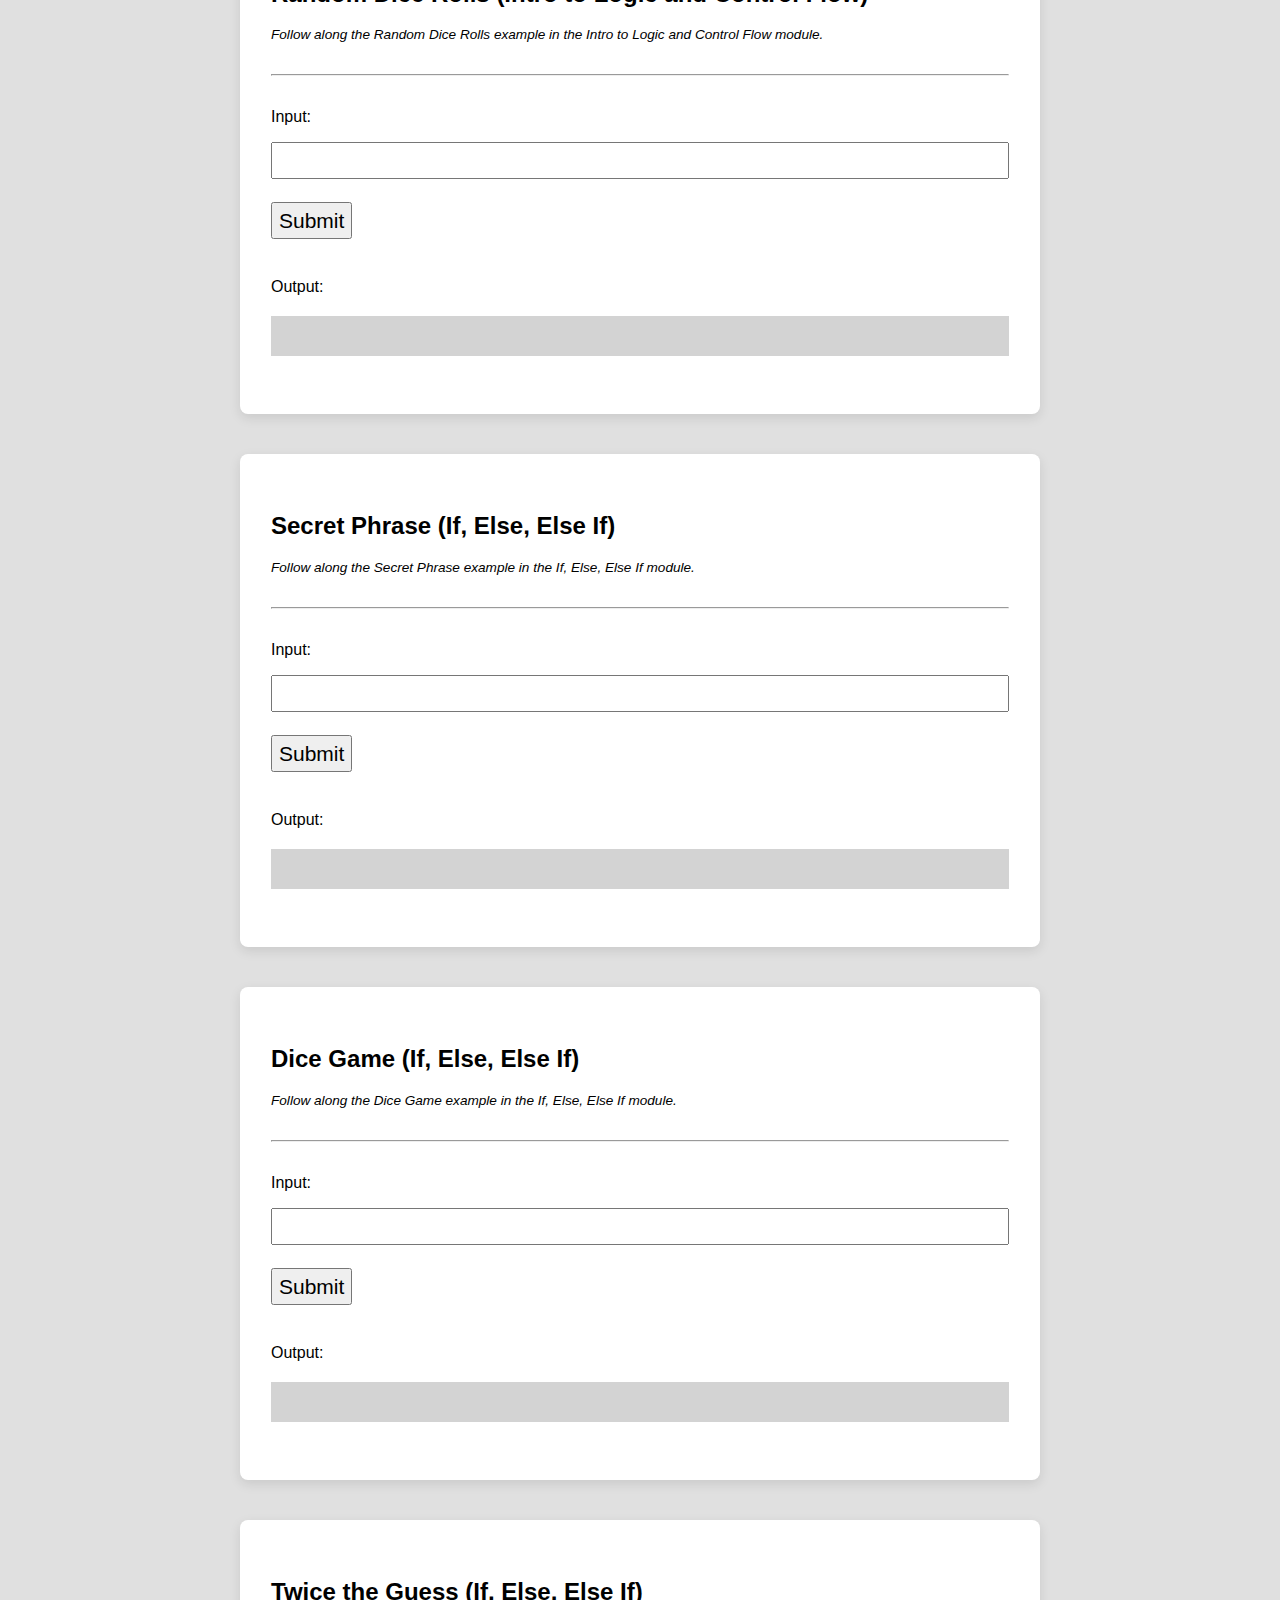
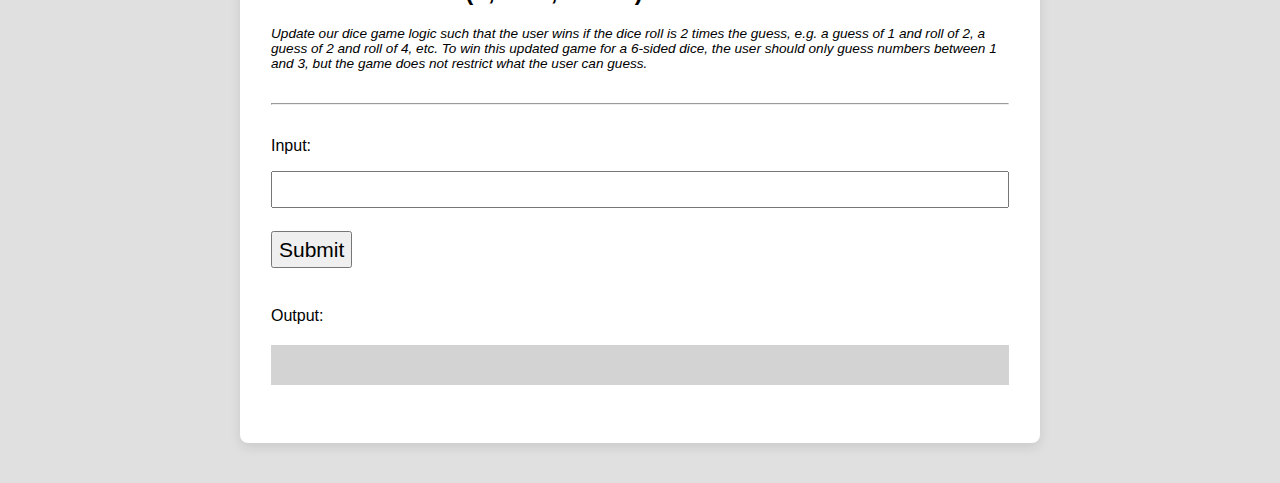
<file: day02-if-statements-boolean-operators/pre-class/index.html>
<!--  All HTML files begin with the following line: -->
<!DOCTYPE html>
<!-- This indicates that the rest of the lines that follow are to be interpreted as HTML. It tells the browser about what document type to expect. -->

<!-- All text enclosed in angled brackets are known as HTML element tags. There are usually, but not always, starting and closing element "tags", each representing a HTML element.
The <html> element is known as the root element of a HTML page. All other elements are encased within it. -->
<html>
  <!-- The <head> element contains meta information about the HTML page, information that is not rendered or displayed by the browser -->
  <head>
    <!-- The meta tag defines meta information in the HTML document. In this case, we are defining the charset. UTF-8 allows us to use emojis in the CodeSandbox environment -->
    <meta charset="UTF-8" />
    <!-- The <title> element specifies a title for the HTML page (which is shown in the browser's title bar or in the page's tab) and is the default name given to a bookmark of a webpage. -->
    <title>Basics</title>
    <!-- The <link> element specifies a relationship between this HTML page and an external resource, namely the styles.css file here. For the syntax '../../' in '../../styles.css', we are referring to the styles.css file (in the main directory) found 2 folders above the current one. In this case, we are linking a stylesheet which is a CSS file containing information relating to the layout and style of the webpage. The syntax within the styles.css file is also referred to as CSS - Cascading Style Sheets. -->
    <link rel="stylesheet" href="../../styles.css" />
  </head>

  <!-- The <body> element defines the document's body, and is a container for all the visible contents that will be rendered by the browser.  -->
  <body>
    <!-- The <nav> tag semantically defines a set of navigation links. It doesn't have many properties different from a <div>, and exists purely for semantic naming. -->
    <nav>
      <!-- The <ul> tag represents an unordered list, where items in the list are rendered on a vertical bulleted list. While we are listing the days of the exercises on this navbar, we are positioning them horizontally without the bullets. This is done using CSS, and you can preview the syntax in styles.css (do a search for "nav ul"). -->
      <ul>
        <li>
          <!-- An <a> tag defines a hyperlink, linking one page to another. The page to link to will be added to the "href" property of the tag. -->
          <a href="../../index.html">Home</a>
        </li>
        <li>
          <!-- An <a> tag defines a hyperlink, linking one page to another. The page to link to will be added to the "href" property of the tag. -->
          <a
            href="../../day01-data-manipulation-and-functions/in-class/index.html"
            >Day 1</a
          >
        </li>
        <li>
          <a
            href="../../day02-if-statements-boolean-operators/in-class/index.html"
            >Day 2</a
          >
        </li>
        <li>
          <a href="../../day03-program-state/in-class/index.html">Day 3</a>
        </li>
        <li>
          <a href="../../day04-loops/in-class/index.html">Day 4</a>
        </li>
        <li>
          <a href="../../day05-mad-libs/in-class/index.html">Day 5</a>
        </li>
        <li>
          <a href="../../day07-moar-cards/in-class/index.html">Day 7</a>
        </li>
        <li class="project">
          <a href="../../project3-blackjack/index.html">Blackjack</a>
        </li>
        <li class="project">
          <a href="../../project2-beat-that/index.html">Beat That!</a>
        </li>
        <li class="project">
          <a href="../../project1-sps/index.html">Scissors Paper Stone</a>
        </li>
      </ul>
    </nav>
    <!-- The <h1> element defines a large heading. There are 6 pre-set header elements, <h1> to <h6> -->
    <h1 id="header">🚀 Basics Day 2: Pre-Class Exercises 🚀</h1>
    <div class="flex justify-content-center">
      <div class="button-group">
        <a href="../pre-class/index.html" class="active button-group-button"
          >Pre-Class</a
        >
        <a href="../in-class/index.html" class="button-group-button"
          >In-Class</a
        >
      </div>
    </div>
    <!-- The <hr> tag represents a horizontal rule. It is used if you want to add line dividers across your page. -->
    <hr />
    <!-- The <div> tag defines a division or a section in an HTML document, and is commonly use as a "container" for nested HTML elements. -->
    <div class="container">
      <h2>Orange Juice Calculator (Functions II)</h2>
      <div class="instructions-text">
        <!-- The <ol> tag represents an ordered list, where items in the list can be ordered numerically. -->
        <ol>
          <!-- The <li> tag represents a list item, which has to be contained in an ordered list (<ol>) or an unordered list (<ul>). -->
          <li>
            Write a program that takes in as input the number of expected guests
            for a party, and outputs the number of oranges required to make
            enough Orange Juice for all guests.
          </li>
          <li>
            To begin, assume:
            <ol>
              <li>It takes 4 oranges to make a glass of orange juice.</li>
              <li>
                Each guest will drink 2 glasses of Orange Juice on average.
              </li>
            </ol>
          </li>
          <li>
            Subsequently, edit the functions written such that it takes in both
            the number of guests as well as the number of glasses per guest as
            input, and produces the same output: oranges required.
          </li>
        </ol>
      </div>
      <!-- The <hr> tag represents a horizontal rule. It is used if you want to add line dividers across your page. -->
      <hr />
      <!-- The <p> tag defines a paragraph element. -->
      <p>Input:</p>
      <!-- The self-closing <input /> tag represents a field for a user to enter input. -->
      <input id="orange-juice-input-field" />
      <!-- The self-closing <br /> tag represents a line break - a line's worth of spacing before dispalying the next element. -->
      <br />
      <!-- The <button> tag represents.. you guessed it! a button. -->
      <button id="orange-juice-submit-button">Submit</button>
      <p>Output:</p>
      <div class="output-div" id="orange-juice-output-div"></div>
    </div>
    <!-- The <div> tag defines a division or a section in an HTML document, and is commonly use as a "container" for nested HTML elements. -->
    <div class="container">
      <h2>House Paint (Functions II)</h2>
      <div class="instructions-text">
        <p>
          Estimate the price of painting the interior of your home. The user
          will enter a dollar amount of paint per litre and the app will
          calculate how much it will cost.
        </p>
        <!-- The <ol> tag represents an ordered list, where items in the list can be ordered numerically. -->
        <ol>
          <!-- The <li> tag represents a list item, which has to be contained in an ordered list (<ol>) or an unordered list (<ul>). -->
          <li>
            To begin, assume:
            <ol>
              <li>
                Each room in your 6-room house has the same area to be painted:
                3m x 3m.
              </li>
              <li>Paint will cover 300 square meters per litre.</li>
              <li>You want to apply 2 coats of paint.</li>
            </ol>
          </li>
          <li>
            Edit the function(s) such that the number of rooms, and the number
            of coats to be painted are also variables that are taken in as
            input.
          </li>
        </ol>
      </div>
      <!-- The <hr> tag represents a horizontal rule. It is used if you want to add line dividers across your page. -->
      <hr />
      <!-- The <p> tag defines a paragraph element. -->
      <p>Input:</p>
      <!-- The self-closing <input /> tag represents a field for a user to enter input. -->
      <input id="paint-input-field" />
      <!-- The self-closing <br /> tag represents a line break - a line's worth of spacing before dispalying the next element. -->
      <br />
      <!-- The <button> tag represents.. you guessed it! a button. -->
      <button id="paint-submit-button">Submit</button>
      <p>Output:</p>
      <div class="output-div" id="paint-output-div"></div>
    </div>
    <!-- The <div> tag defines a division or a section in an HTML document, and is commonly use as a "container" for nested HTML elements. -->
    <div class="container">
      <h2>Random Dice Rolls (Intro to Logic and Control Flow)</h2>
      <div class="instructions-text">
        <p>
          Follow along the Random Dice Rolls example in the Intro to Logic and
          Control Flow module.
        </p>
      </div>
      <!-- The <hr> tag represents a horizontal rule. It is used if you want to add line dividers across your page. -->
      <hr />
      <!-- The <p> tag defines a paragraph element. -->
      <p>Input:</p>
      <!-- The self-closing <input /> tag represents a field for a user to enter input. -->
      <input id="random-dice-input-field" />
      <!-- The self-closing <br /> tag represents a line break - a line's worth of spacing before dispalying the next element. -->
      <br />
      <!-- The <button> tag represents.. you guessed it! a button. -->
      <button id="random-dice-submit-button">Submit</button>
      <p>Output:</p>
      <div class="output-div" id="random-dice-output-div"></div>
    </div>
    <!-- The <div> tag defines a division or a section in an HTML document, and is commonly use as a "container" for nested HTML elements. -->
    <div class="container">
      <h2>Secret Phrase (If, Else, Else If)</h2>
      <div class="instructions-text">
        <p>
          Follow along the Secret Phrase example in the If, Else, Else If
          module.
        </p>
      </div>
      <!-- The <hr> tag represents a horizontal rule. It is used if you want to add line dividers across your page. -->
      <hr />
      <!-- The <p> tag defines a paragraph element. -->
      <p>Input:</p>
      <!-- The self-closing <input /> tag represents a field for a user to enter input. -->
      <input id="secret-phrase-input-field" />
      <!-- The self-closing <br /> tag represents a line break - a line's worth of spacing before dispalying the next element. -->
      <br />
      <!-- The <button> tag represents.. you guessed it! a button. -->
      <button id="secret-phrase-submit-button">Submit</button>
      <p>Output:</p>
      <div class="output-div" id="secret-phrase-output-div"></div>
    </div>
    <!-- The <div> tag defines a division or a section in an HTML document, and is commonly use as a "container" for nested HTML elements. -->
    <div class="container">
      <h2>Dice Game (If, Else, Else If)</h2>
      <div class="instructions-text">
        <p>
          Follow along the Dice Game example in the If, Else, Else If module.
        </p>
      </div>
      <!-- The <hr> tag represents a horizontal rule. It is used if you want to add line dividers across your page. -->
      <hr />
      <!-- The <p> tag defines a paragraph element. -->
      <p>Input:</p>
      <!-- The self-closing <input /> tag represents a field for a user to enter input. -->
      <input id="dice-game-input-field" />
      <!-- The self-closing <br /> tag represents a line break - a line's worth of spacing before dispalying the next element. -->
      <br />
      <!-- The <button> tag represents.. you guessed it! a button. -->
      <button id="dice-game-submit-button">Submit</button>
      <p>Output:</p>
      <div class="output-div" id="dice-game-output-div"></div>
    </div>
    <!-- The <div> tag defines a division or a section in an HTML document, and is commonly use as a "container" for nested HTML elements. -->
    <div class="container">
      <h2>Twice the Guess (If, Else, Else If)</h2>
      <div class="instructions-text">
        <p>
          Update our dice game logic such that the user wins if the dice roll is
          2 times the guess, e.g. a guess of 1 and roll of 2, a guess of 2 and
          roll of 4, etc. To win this updated game for a 6-sided dice, the user
          should only guess numbers between 1 and 3, but the game does not
          restrict what the user can guess.
        </p>
      </div>
      <!-- The <hr> tag represents a horizontal rule. It is used if you want to add line dividers across your page. -->
      <hr />
      <!-- The <p> tag defines a paragraph element. -->
      <p>Input:</p>
      <!-- The self-closing <input /> tag represents a field for a user to enter input. -->
      <input id="twice-guess-input-field" />
      <!-- The self-closing <br /> tag represents a line break - a line's worth of spacing before dispalying the next element. -->
      <br />
      <!-- The <button> tag represents.. you guessed it! a button. -->
      <button id="twice-guess-submit-button">Submit</button>
      <p>Output:</p>
      <div class="output-div" id="twice-guess-output-div"></div>
    </div>
    <!-- Everything below this is incorporating JavaScript programming logic into the webpage. -->
    <!-- The script tag encloses JavaScript syntax for the browser to interpret programtically -->
    <!-- The following line imports all code written in the script.js file -->
    <script src="script.js"></script>
    <!-- Define button click functionality -->
    <script>
      // Declare and define variables that represents the Submit Button for each exercise
      var orangeJuiceButton = document.querySelector(
        "#orange-juice-submit-button"
      );
      var paintButton = document.querySelector("#paint-submit-button");
      var randomDiceButton = document.querySelector(
        "#random-dice-submit-button"
      );
      var secretPhraseButton = document.querySelector(
        "#secret-phrase-submit-button"
      );
      var diceGameButton = document.querySelector("#dice-game-submit-button");
      var twiceGuessButton = document.querySelector(
        "#twice-guess-submit-button"
      );

      // When the submit button is clicked, access the text entered by the user in the input field
      // And pass it as an input parameter to the main function as defined in script.js
      orangeJuiceButton.addEventListener("click", function () {
        // Set result to input value
        var input = document.querySelector("#orange-juice-input-field");
        // Store the output of the main function in a new variable
        var result = orangeJuiceMain(input.value);

        // Display result in output element
        var output = document.querySelector("#orange-juice-output-div");
        output.innerHTML = result;

        // Reset input value
        input.value = "";
      });

      paintButton.addEventListener("click", function () {
        // Set result to input value
        var input = document.querySelector("#paint-input-field");
        // Store the output of the main function in a new variable
        var result = paintMain(input.value);

        // Display result in output element
        var output = document.querySelector("#paint-output-div");
        output.innerHTML = result;

        // Reset input value
        input.value = "";
      });

      randomDiceButton.addEventListener("click", function () {
        // Set result to input value
        var input = document.querySelector("#random-dice-input-field");
        // Store the output of the main function in a new variable
        var result = randomDiceMain(input.value);

        // Display result in output element
        var output = document.querySelector("#random-dice-output-div");
        output.innerHTML = result;

        // Reset input value
        input.value = "";
      });

      secretPhraseButton.addEventListener("click", function () {
        // Set result to input value
        var input = document.querySelector("#secret-phrase-input-field");
        // Store the output of the main function in a new variable
        var result = secretPhraseMain(input.value);

        // Display result in output element
        var output = document.querySelector("#secret-phrase-output-div");
        output.innerHTML = result;

        // Reset input value
        input.value = "";
      });

      diceGameButton.addEventListener("click", function () {
        // Set result to input value
        var input = document.querySelector("#dice-game-input-field");
        // Store the output of the main function in a new variable
        var result = diceGameMain(input.value);

        // Display result in output element
        var output = document.querySelector("#dice-game-output-div");
        output.innerHTML = result;

        // Reset input value
        input.value = "";
      });

      twiceGuessButton.addEventListener("click", function () {
        // Set result to input value
        var input = document.querySelector("#twice-guess-input-field");
        // Store the output of the main function in a new variable
        var result = twiceGuessMain(input.value);

        // Display result in output element
        var output = document.querySelector("#twice-guess-output-div");
        output.innerHTML = result;

        // Reset input value
        input.value = "";
      });
    </script>
  </body>
</html>
</file>
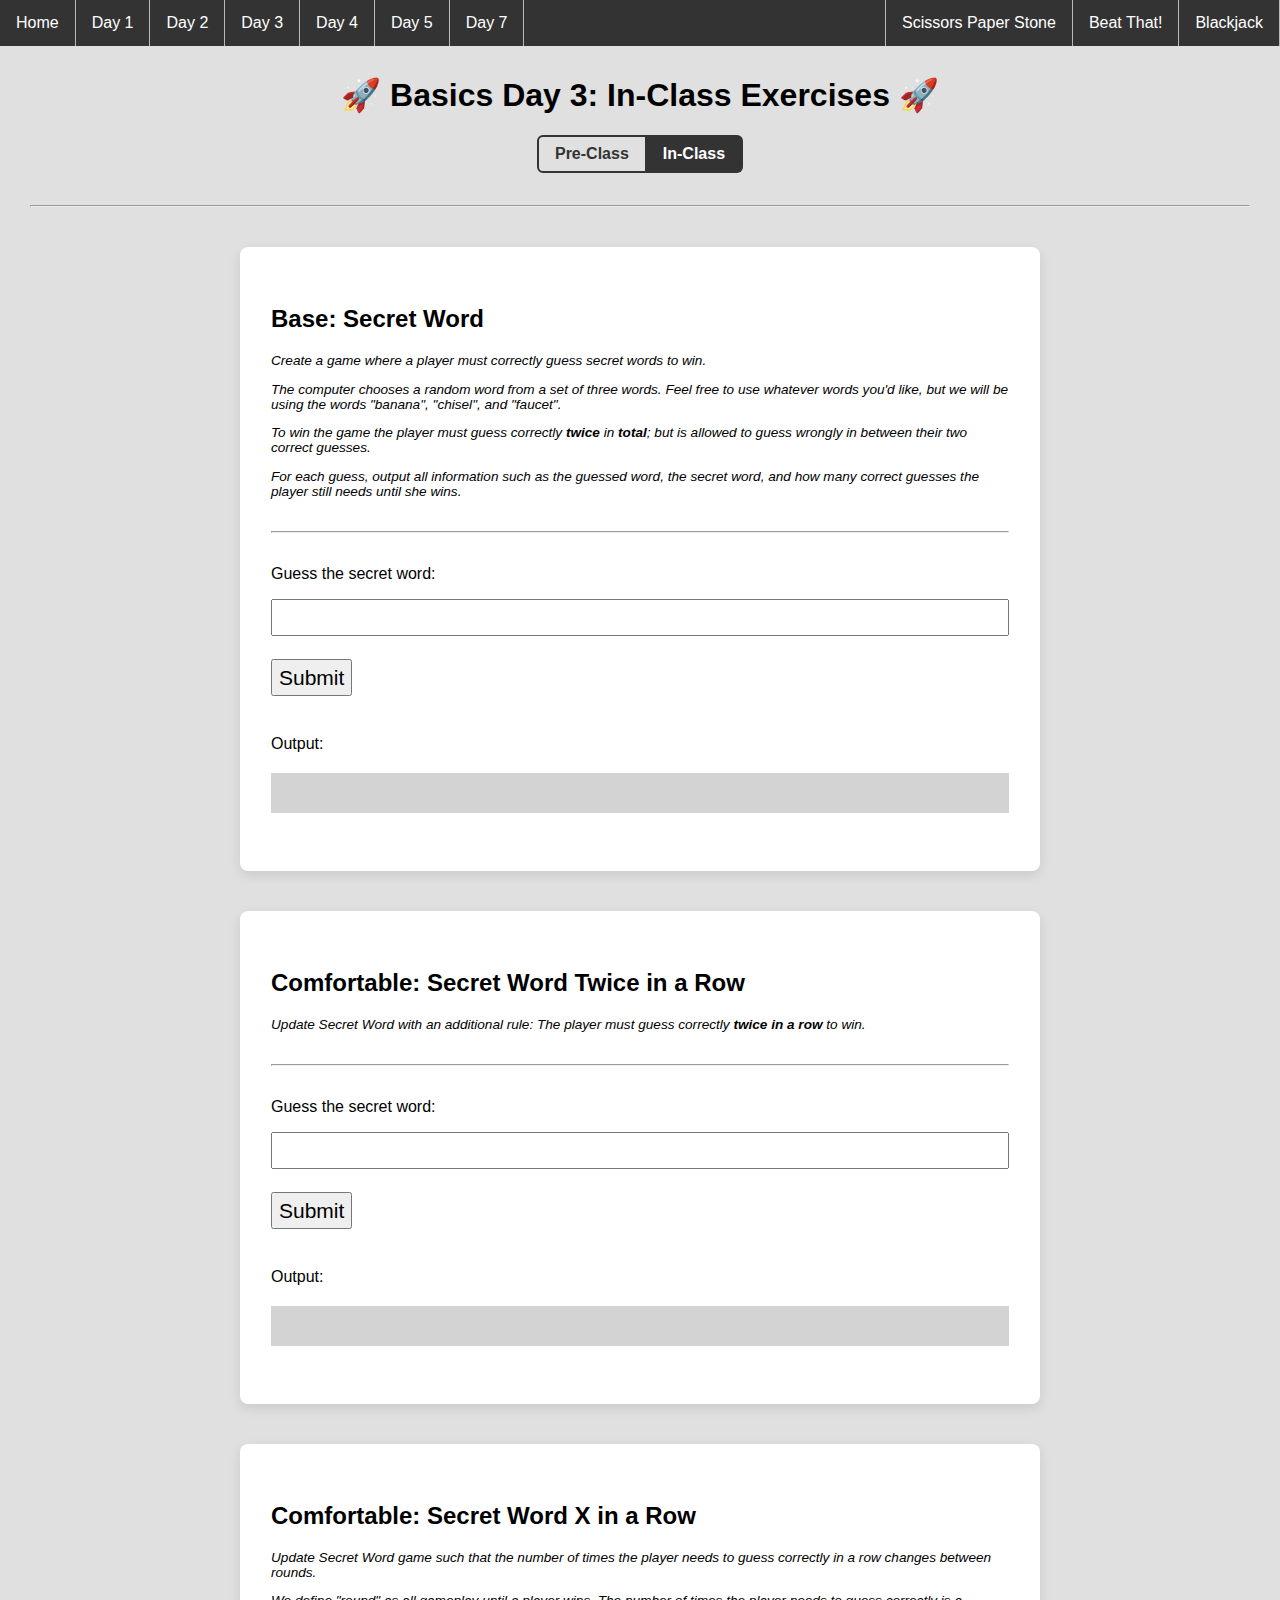
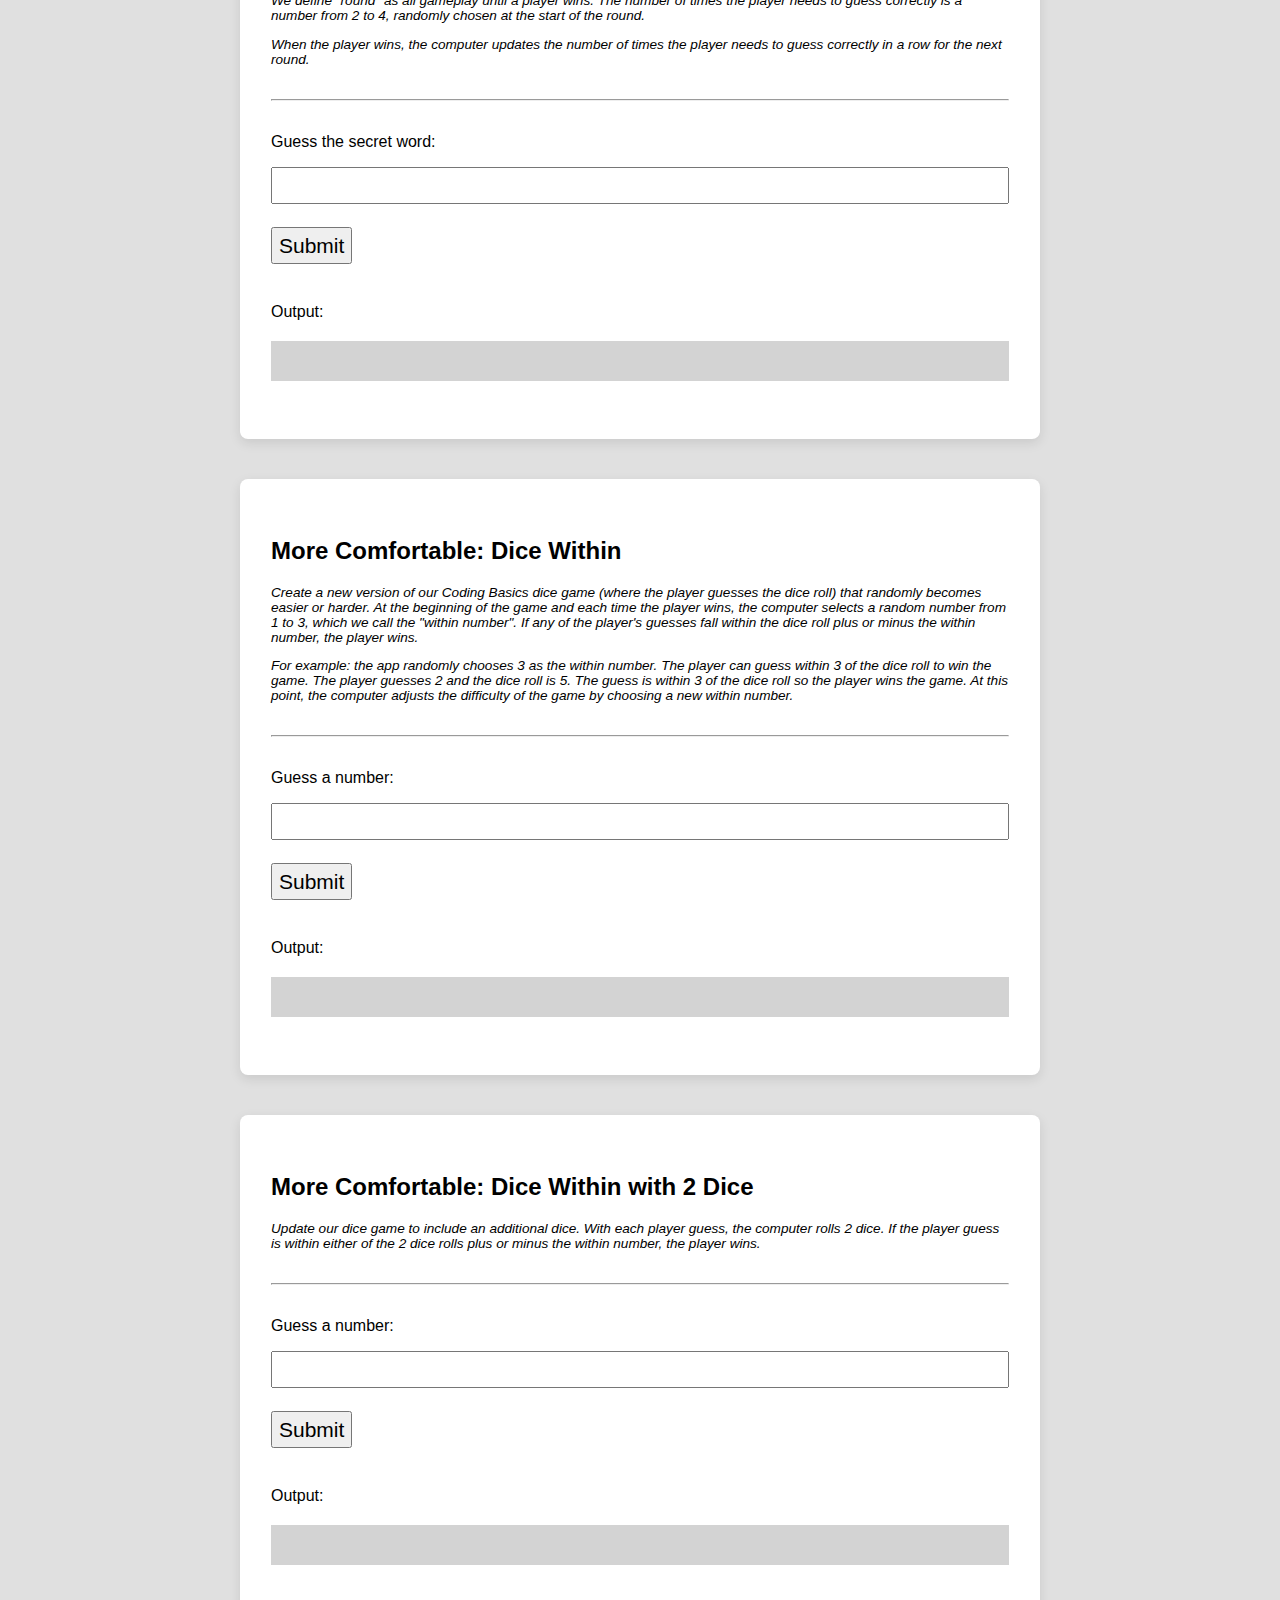
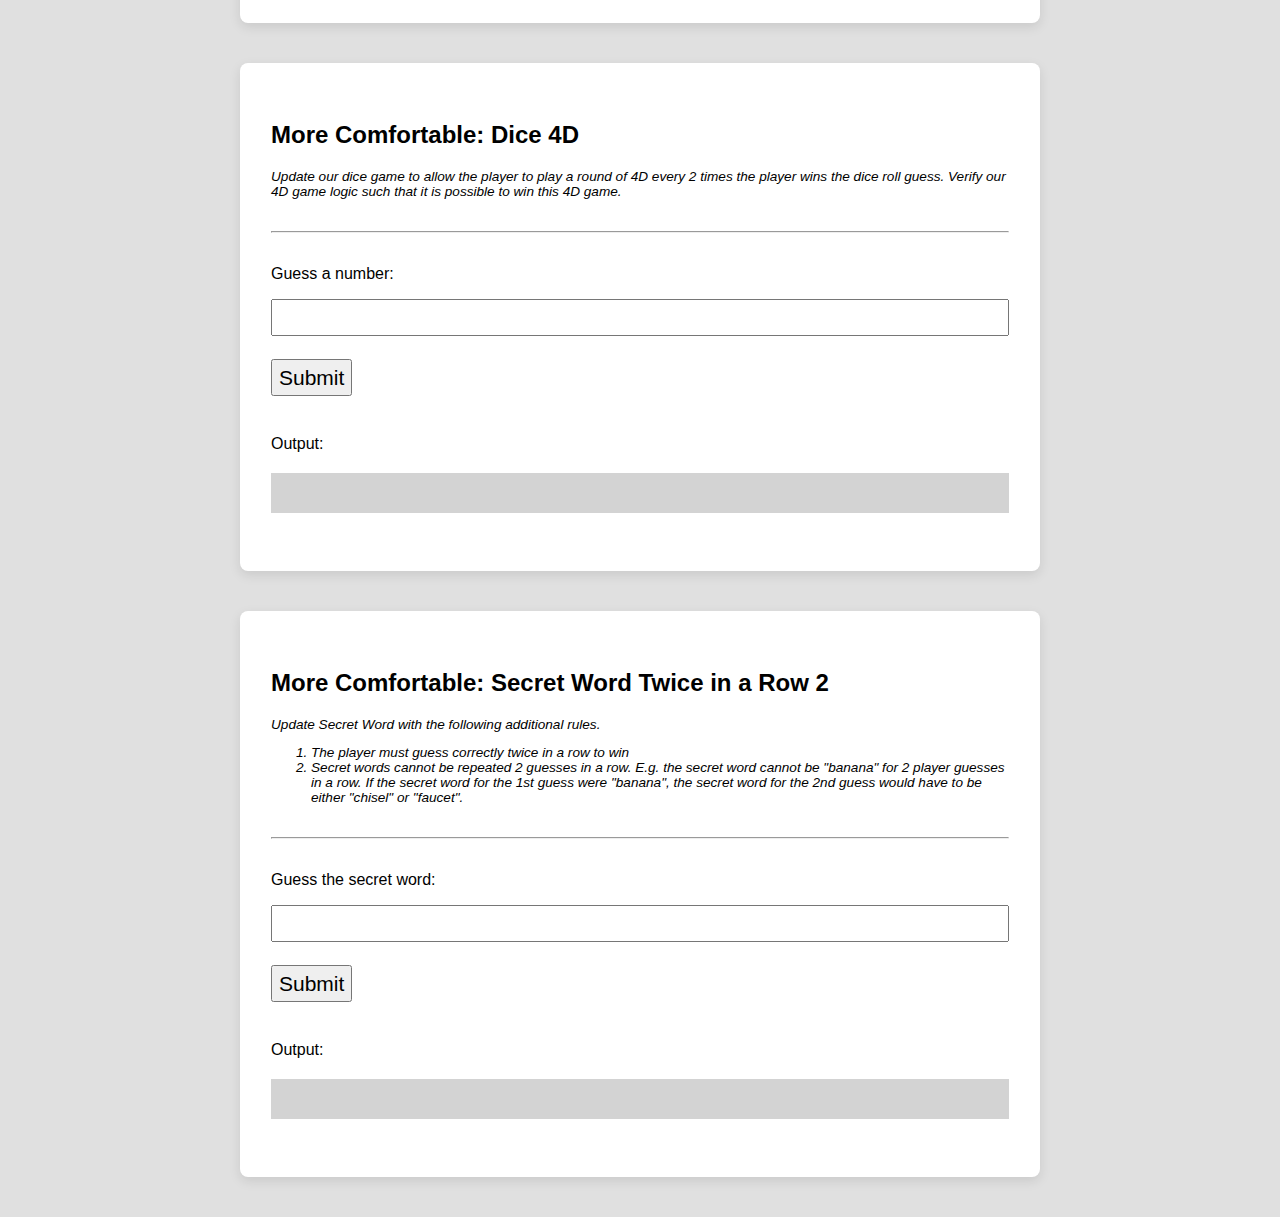
<file: day03-program-state/in-class/index.html>
<!--  All HTML files begin with the following line: -->
<!DOCTYPE html>
<!-- This indicates that the rest of the lines that follow are to be interpreted as HTML. It tells the browser about what document type to expect. -->

<!-- All text enclosed in angled brackets are known as HTML element tags. There are usually, but not always, starting and closing element "tags", each representing a HTML element.
The <html> element is known as the root element of a HTML page. All other elements are encased within it. -->
<html>
  <!-- The <head> element contains meta information about the HTML page, information that is not rendered or displayed by the browser -->
  <head>
    <!-- The meta tag defines meta information in the HTML document. In this case, we are defining the charset. UTF-8 allows us to use emojis in the CodeSandbox environment -->
    <meta charset="UTF-8" />
    <!-- The <title> element specifies a title for the HTML page (which is shown in the browser's title bar or in the page's tab) and is the default name given to a bookmark of a webpage. -->
    <title>Basics</title>
    <!-- The <link> element specifies a relationship between this HTML page and an external resource, namely the styles.css file here. For the syntax '../../' in '../../styles.css', we are referring to the styles.css file (in the main directory) found 2 folders above the current one. In this case, we are linking a stylesheet which is a CSS file containing information relating to the layout and style of the webpage. The syntax within the styles.css file is also referred to as CSS - Cascading Style Sheets. -->
    <link rel="stylesheet" href="../../styles.css" />
  </head>

  <!-- The <body> element defines the document's body, and is a container for all the visible contents that will be rendered by the browser.  -->
  <body>
    <!-- The <nav> tag semantically defines a set of navigation links. It doesn't have many properties different from a <div>, and exists purely for semantic naming. -->
    <nav>
      <!-- The <ul> tag represents an unordered list, where items in the list are rendered on a vertical bulleted list. While we are listing the days of the exercises on this navbar, we are positioning them horizontally without the bullets. This is done using CSS, and you can preview the syntax in styles.css (do a search for "nav ul"). -->
      <ul>
        <li>
          <!-- An <a> tag defines a hyperlink, linking one page to another. The page to link to will be added to the "href" property of the tag. -->
          <a href="../../index.html">Home</a>
        </li>
        <li>
          <!-- An <a> tag defines a hyperlink, linking one page to another. The page to link to will be added to the "href" property of the tag. -->
          <a
            href="../../day01-data-manipulation-and-functions/in-class/index.html"
            >Day 1</a
          >
        </li>
        <li>
          <a
            href="../../day02-if-statements-boolean-operators/in-class/index.html"
            >Day 2</a
          >
        </li>
        <li>
          <a href="../../day03-program-state/in-class/index.html">Day 3</a>
        </li>
        <li>
          <a href="../../day04-loops/in-class/index.html">Day 4</a>
        </li>
        <li>
          <a href="../../day05-mad-libs/in-class/index.html">Day 5</a>
        </li>
        <li>
          <a href="../../day07-moar-cards/in-class/index.html">Day 7</a>
        </li>
        <li class="project">
          <a href="../../project3-blackjack/index.html">Blackjack</a>
        </li>
        <li class="project">
          <a href="../../project2-beat-that/index.html">Beat That!</a>
        </li>
        <li class="project">
          <a href="../../project1-sps/index.html">Scissors Paper Stone</a>
        </li>
      </ul>
    </nav>
    <!-- The <h1> element defines a large heading. There are 6 pre-set header elements, <h1> to <h6> -->
    <h1 id="header">🚀 Basics Day 3: In-Class Exercises 🚀</h1>
    <div class="flex justify-content-center">
      <div class="button-group">
        <a href="../pre-class/index.html" class="button-group-button"
          >Pre-Class</a
        >
        <a href="../in-class/index.html" class="active button-group-button"
          >In-Class</a
        >
      </div>
    </div>
    <!-- The <hr> tag represents a horizontal rule. It is used if you want to add line dividers across your page. -->
    <hr />
    <!-- The <div> tag defines a division or a section in an HTML document, and is commonly use as a "container" for nested HTML elements. -->
    <div class="container">
      <h2>Base: Secret Word</h2>
      <div class="instructions-text">
        <p>
          Create a game where a player must correctly guess secret words to win.
        </p>
        <p>
          The computer chooses a random word from a set of three words. Feel
          free to use whatever words you'd like, but we will be using the words
          "banana", "chisel", and "faucet".
        </p>
        <p>
          To win the game the player must guess correctly
          <strong>twice</strong> in <strong>total</strong>; but is allowed to
          guess wrongly in between their two correct guesses.
        </p>
        <p>
          For each guess, output all information such as the guessed word, the
          secret word, and how many correct guesses the player still needs until
          she wins.
        </p>
      </div>
      <!-- The <hr> tag represents a horizontal rule. It is used if you want to add line dividers across your page. -->
      <hr />
      <!-- The <p> tag defines a paragraph element. -->
      <p>Guess the secret word:</p>
      <!-- The self-closing <input /> tag represents a field for a user to enter input. -->
      <input id="secret-word-base-input-field" />
      <!-- The self-closing <br /> tag represents a line break - a line's worth of spacing before dispalying the next element. -->
      <br />
      <!-- The <button> tag represents.. you guessed it! a button. -->
      <button id="secret-word-base-submit-button">Submit</button>
      <p>Output:</p>
      <div class="output-div" id="secret-word-base-output-div"></div>
    </div>
    <!-- The <div> tag defines a division or a section in an HTML document, and is commonly use as a "container" for nested HTML elements. -->
    <div class="container">
      <h2>Comfortable: Secret Word Twice in a Row</h2>
      <div class="instructions-text">
        <p>
          Update Secret Word with an additional rule: The player must guess
          correctly <strong>twice in a row</strong> to win.
        </p>
      </div>
      <!-- The <hr> tag represents a horizontal rule. It is used if you want to add line dividers across your page. -->
      <hr />
      <!-- The <p> tag defines a paragraph element. -->
      <p>Guess the secret word:</p>
      <!-- The self-closing <input /> tag represents a field for a user to enter input. -->
      <input id="secret-word-twice-row-input-field" />
      <!-- The self-closing <br /> tag represents a line break - a line's worth of spacing before dispalying the next element. -->
      <br />
      <!-- The <button> tag represents.. you guessed it! a button. -->
      <button id="secret-word-twice-row-submit-button">Submit</button>
      <p>Output:</p>
      <div class="output-div" id="secret-word-twice-row-output-div"></div>
    </div>
    <!-- The <div> tag defines a division or a section in an HTML document, and is commonly use as a "container" for nested HTML elements. -->
    <div class="container">
      <h2>Comfortable: Secret Word X in a Row</h2>
      <div class="instructions-text">
        <p>
          Update Secret Word game such that the number of times the player needs
          to guess correctly in a row changes between rounds.
        </p>
        <p>
          We define "round" as all gameplay until a player wins. The number of
          times the player needs to guess correctly is a number from 2 to 4,
          randomly chosen at the start of the round.
        </p>
        <p>
          When the player wins, the computer updates the number of times the
          player needs to guess correctly in a row for the next round.
        </p>
      </div>
      <!-- The <hr> tag represents a horizontal rule. It is used if you want to add line dividers across your page. -->
      <hr />
      <!-- The <p> tag defines a paragraph element. -->
      <p>Guess the secret word:</p>
      <!-- The self-closing <input /> tag represents a field for a user to enter input. -->
      <input id="secret-word-x-row-input-field" />
      <!-- The self-closing <br /> tag represents a line break - a line's worth of spacing before dispalying the next element. -->
      <br />
      <!-- The <button> tag represents.. you guessed it! a button. -->
      <button id="secret-word-x-row-submit-button">Submit</button>
      <p>Output:</p>
      <div class="output-div" id="secret-word-x-row-output-div"></div>
    </div>
    <!-- The <div> tag defines a division or a section in an HTML document, and is commonly use as a "container" for nested HTML elements. -->
    <div class="container">
      <h2>More Comfortable: Dice Within</h2>
      <div class="instructions-text">
        <p>
          Create a new version of our Coding Basics dice game (where the player
          guesses the dice roll) that randomly becomes easier or harder. At the
          beginning of the game and each time the player wins, the computer
          selects a random number from 1 to 3, which we call the "within
          number". If any of the player's guesses fall within the dice roll plus
          or minus the within number, the player wins.
        </p>
        <p>
          For example: the app randomly chooses 3 as the within number. The
          player can guess within 3 of the dice roll to win the game. The player
          guesses 2 and the dice roll is 5. The guess is within 3 of the dice
          roll so the player wins the game. At this point, the computer adjusts
          the difficulty of the game by choosing a new within number.
        </p>
      </div>
      <!-- The <hr> tag represents a horizontal rule. It is used if you want to add line dividers across your page. -->
      <hr />
      <!-- The <p> tag defines a paragraph element. -->
      <p>Guess a number:</p>
      <!-- The self-closing <input /> tag represents a field for a user to enter input. -->
      <input id="dice-within-input-field" />
      <!-- The self-closing <br /> tag represents a line break - a line's worth of spacing before dispalying the next element. -->
      <br />
      <!-- The <button> tag represents.. you guessed it! a button. -->
      <button id="dice-within-submit-button">Submit</button>
      <p>Output:</p>
      <div class="output-div" id="dice-within-output-div"></div>
    </div>
    <!-- The <div> tag defines a division or a section in an HTML document, and is commonly use as a "container" for nested HTML elements. -->
    <div class="container">
      <h2>More Comfortable: Dice Within with 2 Dice</h2>
      <div class="instructions-text">
        <p>
          Update our dice game to include an additional dice. With each player
          guess, the computer rolls 2 dice. If the player guess is within either
          of the 2 dice rolls plus or minus the within number, the player wins.
        </p>
      </div>
      <!-- The <hr> tag represents a horizontal rule. It is used if you want to add line dividers across your page. -->
      <hr />
      <!-- The <p> tag defines a paragraph element. -->
      <p>Guess a number:</p>
      <!-- The self-closing <input /> tag represents a field for a user to enter input. -->
      <input id="dice-within-2-dice-input-field" />
      <!-- The self-closing <br /> tag represents a line break - a line's worth of spacing before dispalying the next element. -->
      <br />
      <!-- The <button> tag represents.. you guessed it! a button. -->
      <button id="dice-within-2-dice-submit-button">Submit</button>
      <p>Output:</p>
      <div class="output-div" id="dice-within-2-dice-output-div"></div>
    </div>
    <!-- The <div> tag defines a division or a section in an HTML document, and is commonly use as a "container" for nested HTML elements. -->
    <div class="container">
      <h2>More Comfortable: Dice 4D</h2>
      <div class="instructions-text">
        <p>
          Update our dice game to allow the player to play a round of 4D every 2
          times the player wins the dice roll guess. Verify our 4D game logic
          such that it is possible to win this 4D game.
        </p>
      </div>
      <!-- The <hr> tag represents a horizontal rule. It is used if you want to add line dividers across your page. -->
      <hr />
      <!-- The <p> tag defines a paragraph element. -->
      <p>Guess a number:</p>
      <!-- The self-closing <input /> tag represents a field for a user to enter input. -->
      <input id="dice-4d-input-field" />
      <!-- The self-closing <br /> tag represents a line break - a line's worth of spacing before dispalying the next element. -->
      <br />
      <!-- The <button> tag represents.. you guessed it! a button. -->
      <button id="dice-4d-submit-button">Submit</button>
      <p>Output:</p>
      <div class="output-div" id="dice-4d-output-div"></div>
    </div>
    <!-- The <div> tag defines a division or a section in an HTML document, and is commonly use as a "container" for nested HTML elements. -->
    <div class="container">
      <h2>More Comfortable: Secret Word Twice in a Row 2</h2>
      <div class="instructions-text">
        <p>Update Secret Word with the following additional rules.</p>
        <!-- The <ol> tag represents an ordered list, where items in the list can be ordered numerically. -->
        <ol>
          <!-- The <li> tag represents a list item, which has to be contained in an ordered list (<ol>) or an unordered list (<ul>). -->
          <li>The player must guess correctly twice in a row to win</li>
          <li>
            Secret words cannot be repeated 2 guesses in a row. E.g. the secret
            word cannot be "banana" for 2 player guesses in a row. If the secret
            word for the 1st guess were "banana", the secret word for the 2nd
            guess would have to be either "chisel" or "faucet".
          </li>
        </ol>
      </div>
      <!-- The <hr> tag represents a horizontal rule. It is used if you want to add line dividers across your page. -->
      <hr />
      <!-- The <p> tag defines a paragraph element. -->
      <p>Guess the secret word:</p>
      <!-- The self-closing <input /> tag represents a field for a user to enter input. -->
      <input id="secret-word-twice-2-input-field" />
      <!-- The self-closing <br /> tag represents a line break - a line's worth of spacing before dispalying the next element. -->
      <br />
      <!-- The <button> tag represents.. you guessed it! a button. -->
      <button id="secret-word-twice-2-submit-button">Submit</button>
      <p>Output:</p>
      <div class="output-div" id="secret-word-twice-2-output-div"></div>
    </div>
    <!-- Everything below this is incorporating JavaScript programming logic into the webpage. -->
    <!-- The script tag encloses JavaScript syntax for the browser to interpret programtically -->
    <!-- The following line imports all code written in the script.js file -->
    <script src="script.js"></script>
    <!-- Define button click functionality -->
    <script>
      // Declare and define variables that represents the Submit Button for each exercise
      var secretWordBaseButton = document.querySelector(
        "#secret-word-base-submit-button"
      );
      var secretWordTwiceRowButton = document.querySelector(
        "#secret-word-twice-row-submit-button"
      );
      var secretWordXRowButton = document.querySelector(
        "#secret-word-x-row-submit-button"
      );
      var diceWithinButton = document.querySelector(
        "#dice-within-submit-button"
      );
      var diceWithin2DiceButton = document.querySelector(
        "#dice-within-2-dice-submit-button"
      );
      var dice4DButton = document.querySelector("#dice-4d-submit-button");
      var secretWordTwice2Button = document.querySelector(
        "#secret-word-twice-2-submit-button"
      );

      // When the submit button is clicked, access the text entered by the user in the corresponding input field for the exercise
      // And pass it as an input parameter to the various main function(s) as defined in script.js
      secretWordBaseButton.addEventListener("click", function () {
        // Set result to input value
        var input = document.querySelector("#secret-word-base-input-field");
        // Store the output of the main function in a new variable
        var result = secretWordBaseMain(input.value);

        // Display result in output element
        var output = document.querySelector("#secret-word-base-output-div");
        output.innerHTML = result;

        // Reset input value
        input.value = "";
      });

      secretWordTwiceRowButton.addEventListener("click", function () {
        // Set result to input value
        var input = document.querySelector(
          "#secret-word-twice-row-input-field"
        );
        // Store the output of the main function in a new variable
        var result = secretWordTwiceRowMain(input.value);

        // Display result in output element
        var output = document.querySelector(
          "#secret-word-twice-row-output-div"
        );
        output.innerHTML = result;

        // Reset input value
        input.value = "";
      });

      secretWordXRowButton.addEventListener("click", function () {
        // Set result to input value
        var input = document.querySelector("#secret-word-x-row-input-field");
        // Store the output of the main function in a new variable
        var result = secretWordXRowMain(input.value);

        // Display result in output element
        var output = document.querySelector("#secret-word-x-row-output-div");
        output.innerHTML = result;

        // Reset input value
        input.value = "";
      });

      diceWithinButton.addEventListener("click", function () {
        // Set result to input value
        var input = document.querySelector("#dice-within-input-field");
        // Store the output of the main function in a new variable
        var result = diceWithinMain(input.value);

        // Display result in output element
        var output = document.querySelector("#dice-within-output-div");
        output.innerHTML = result;

        // Reset input value
        input.value = "";
      });

      diceWithin2DiceButton.addEventListener("click", function () {
        // Set result to input value
        var input = document.querySelector("#dice-within-2-dice-input-field");
        // Store the output of the main function in a new variable
        var result = diceWithin2DiceMain(input.value);

        // Display result in output element
        var output = document.querySelector("#dice-within-2-dice-output-div");
        output.innerHTML = result;

        // Reset input value
        input.value = "";
      });

      dice4DButton.addEventListener("click", function () {
        // Set result to input value
        var input = document.querySelector("#dice-4d-input-field");
        // Store the output of the main function in a new variable
        var result = dice4DMain(input.value);

        // Display result in output element
        var output = document.querySelector("#dice-4d-output-div");
        output.innerHTML = result;

        // Reset input value
        input.value = "";
      });

      secretWordTwice2Button.addEventListener("click", function () {
        // Set result to input value
        var input = document.querySelector("#secret-word-twice-2-input-field");
        // Store the output of the main function in a new variable
        var result = secretWordTwice2Main(input.value);

        // Display result in output element
        var output = document.querySelector("#secret-word-twice-2-output-div");
        output.innerHTML = result;

        // Reset input value
        input.value = "";
      });
    </script>
  </body>
</html>
</file>
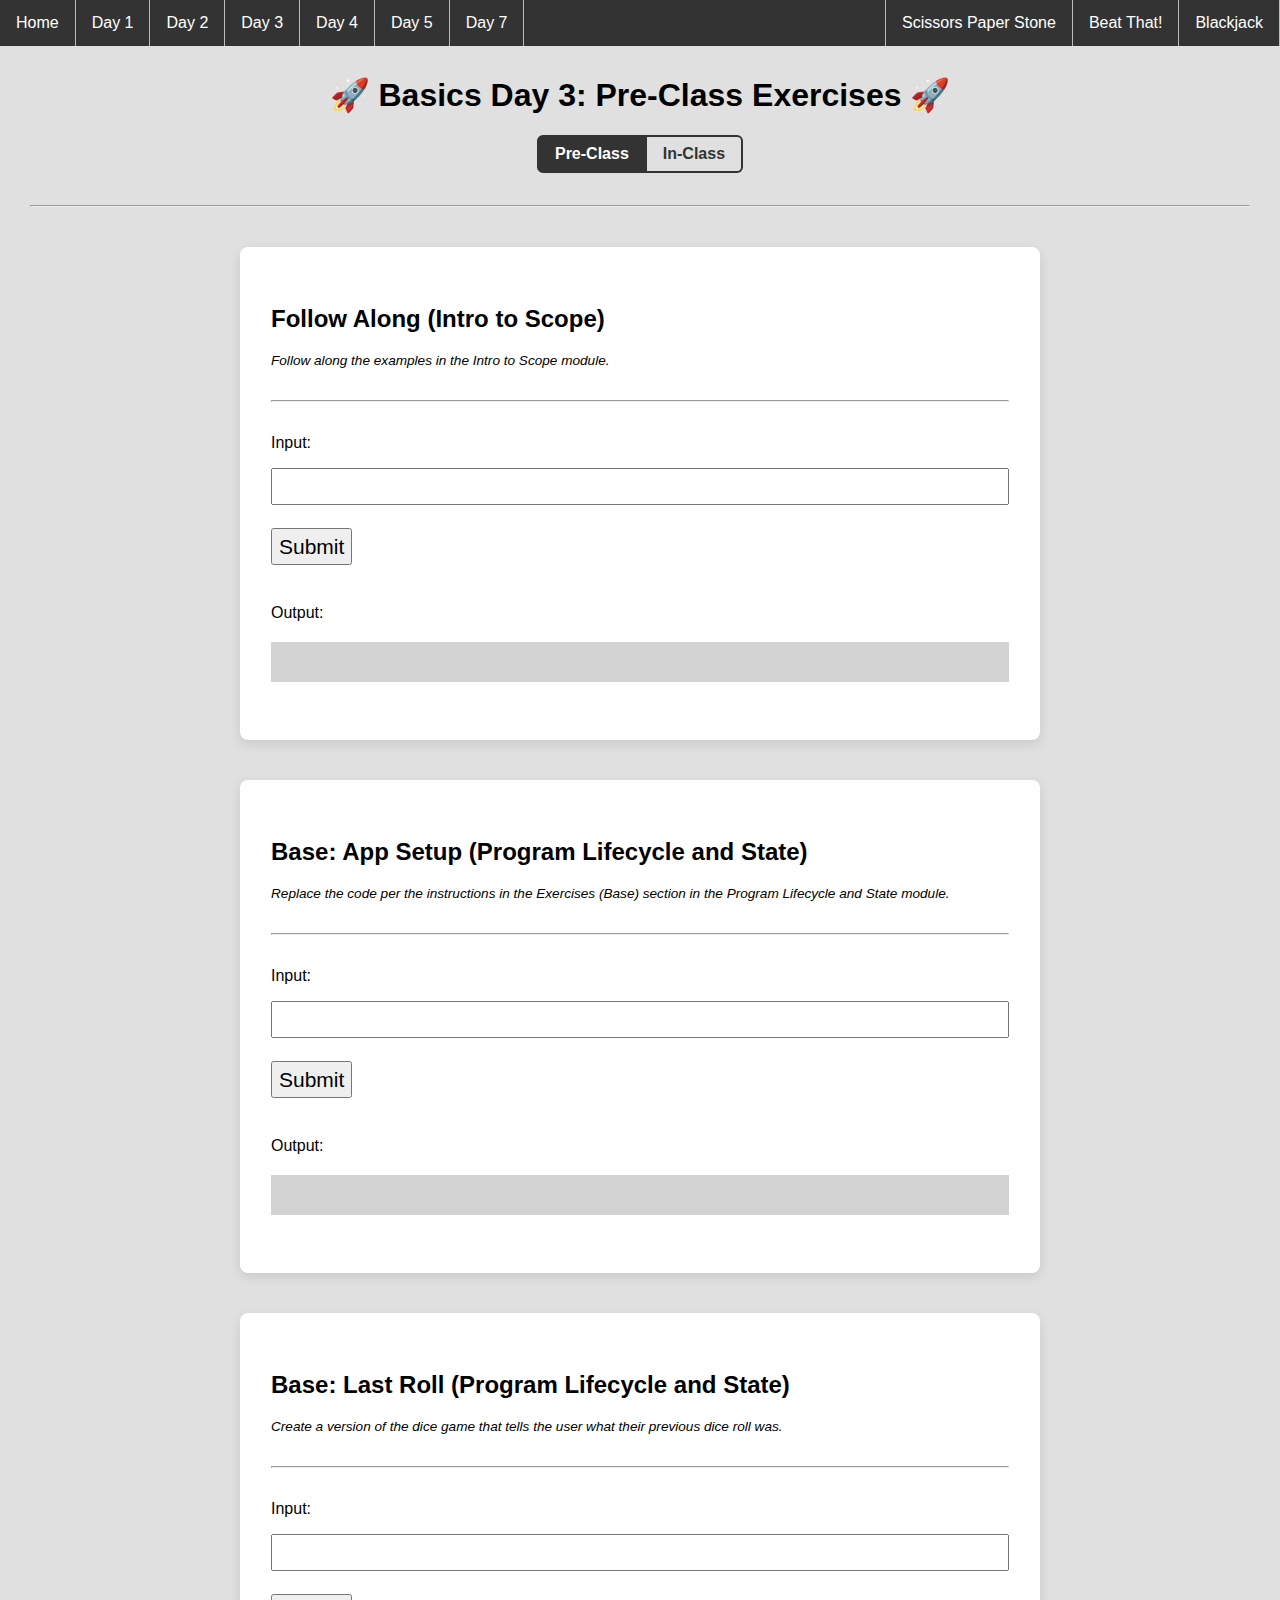
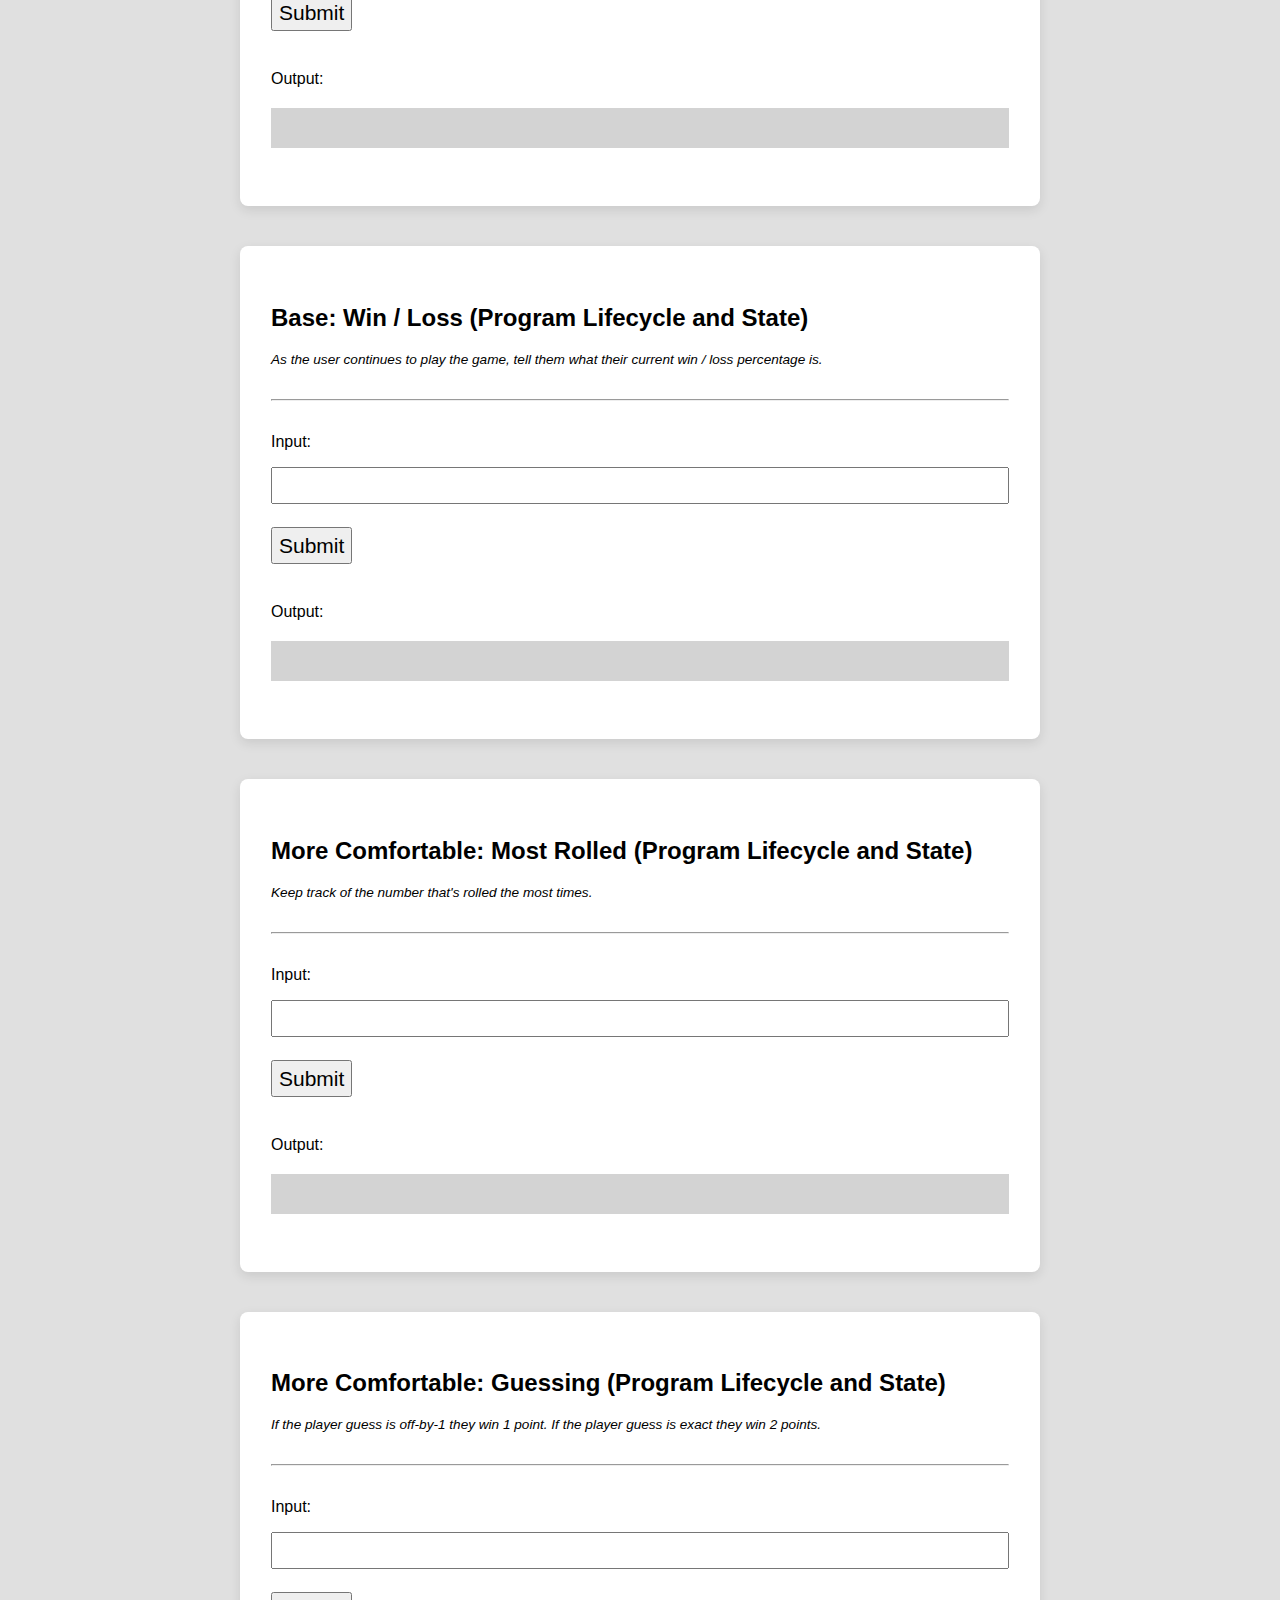
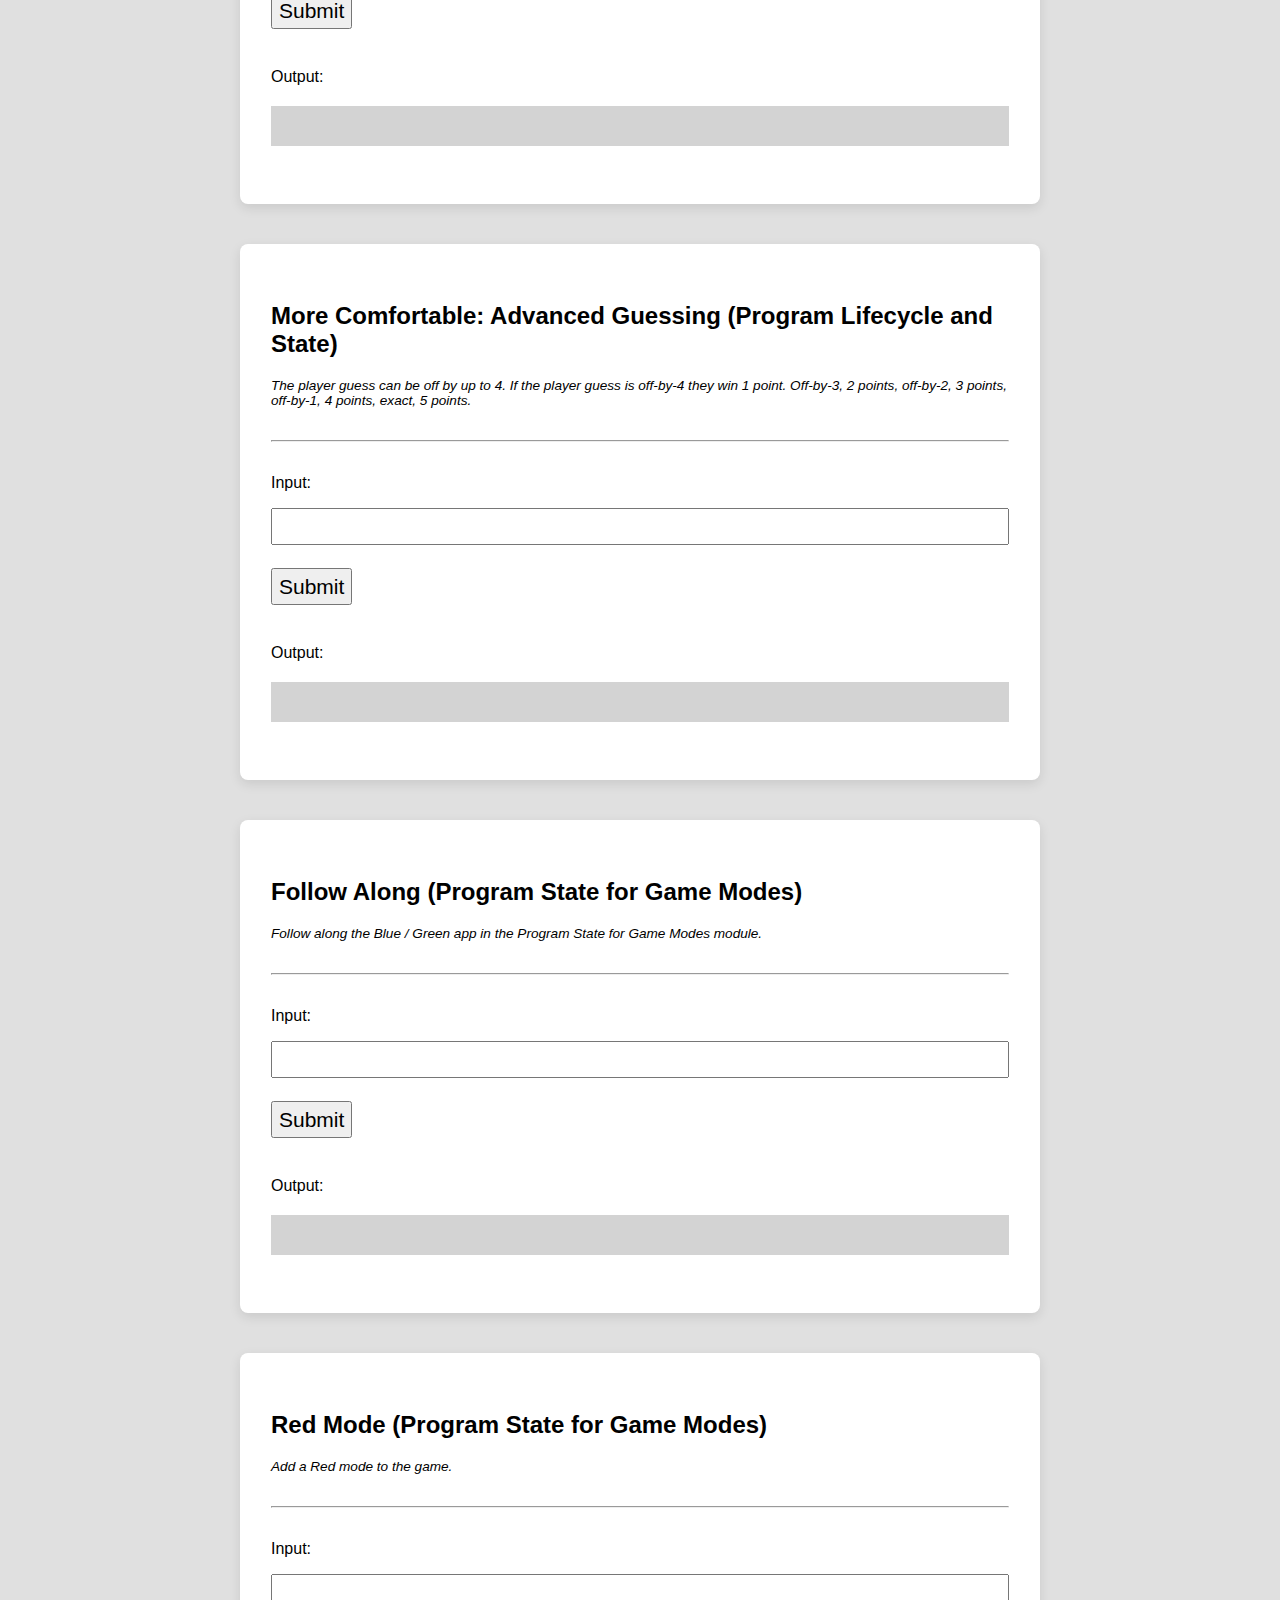
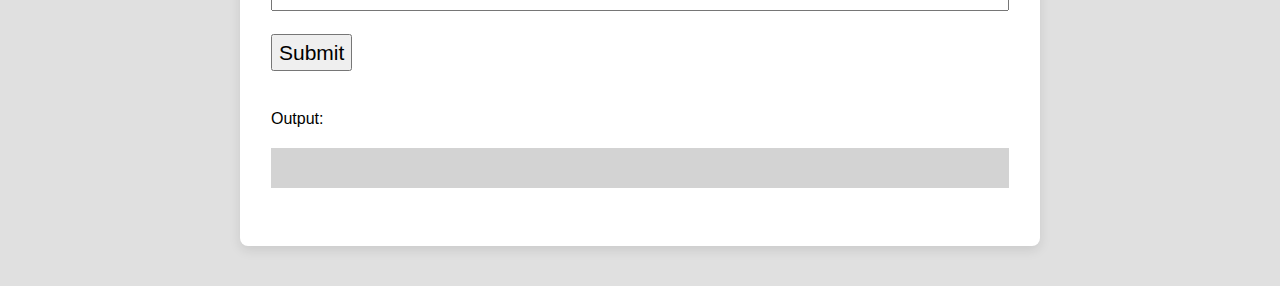
<file: day03-program-state/pre-class/index.html>
<!--  All HTML files begin with the following line: -->
<!DOCTYPE html>
<!-- This indicates that the rest of the lines that follow are to be interpreted as HTML. It tells the browser about what document type to expect. -->

<!-- All text enclosed in angled brackets are known as HTML element tags. There are usually, but not always, starting and closing element "tags", each representing a HTML element.
The <html> element is known as the root element of a HTML page. All other elements are encased within it. -->
<html>
  <!-- The <head> element contains meta information about the HTML page, information that is not rendered or displayed by the browser -->
  <head>
    <!-- The meta tag defines meta information in the HTML document. In this case, we are defining the charset. UTF-8 allows us to use emojis in the CodeSandbox environment -->
    <meta charset="UTF-8" />
    <!-- The <title> element specifies a title for the HTML page (which is shown in the browser's title bar or in the page's tab) and is the default name given to a bookmark of a webpage. -->
    <title>Basics</title>
    <!-- The <link> element specifies a relationship between this HTML page and an external resource, namely the styles.css file here. For the syntax '../../' in '../../styles.css', we are referring to the styles.css file (in the main directory) found 2 folders above the current one. In this case, we are linking a stylesheet which is a CSS file containing information relating to the layout and style of the webpage. The syntax within the styles.css file is also referred to as CSS - Cascading Style Sheets. -->
    <link rel="stylesheet" href="../../styles.css" />
  </head>

  <!-- The <body> element defines the document's body, and is a container for all the visible contents that will be rendered by the browser.  -->
  <body>
    <!-- The <nav> tag semantically defines a set of navigation links. It doesn't have many properties different from a <div>, and exists purely for semantic naming. -->
    <nav>
      <!-- The <ul> tag represents an unordered list, where items in the list are rendered on a vertical bulleted list. While we are listing the days of the exercises on this navbar, we are positioning them horizontally without the bullets. This is done using CSS, and you can preview the syntax in styles.css (do a search for "nav ul"). -->
      <ul>
        <li>
          <!-- An <a> tag defines a hyperlink, linking one page to another. The page to link to will be added to the "href" property of the tag. -->
          <a href="../../index.html">Home</a>
        </li>
        <li>
          <!-- An <a> tag defines a hyperlink, linking one page to another. The page to link to will be added to the "href" property of the tag. -->
          <a
            href="../../day01-data-manipulation-and-functions/in-class/index.html"
            >Day 1</a
          >
        </li>
        <li>
          <a
            href="../../day02-if-statements-boolean-operators/in-class/index.html"
            >Day 2</a
          >
        </li>
        <li>
          <a href="../../day03-program-state/in-class/index.html">Day 3</a>
        </li>
        <li>
          <a href="../../day04-loops/in-class/index.html">Day 4</a>
        </li>
        <li>
          <a href="../../day05-mad-libs/in-class/index.html">Day 5</a>
        </li>
        <li>
          <a href="../../day07-moar-cards/in-class/index.html">Day 7</a>
        </li>
        <li class="project">
          <a href="../../project3-blackjack/index.html">Blackjack</a>
        </li>
        <li class="project">
          <a href="../../project2-beat-that/index.html">Beat That!</a>
        </li>
        <li class="project">
          <a href="../../project1-sps/index.html">Scissors Paper Stone</a>
        </li>
      </ul>
    </nav>
    <!-- The <h1> element defines a large heading. There are 6 pre-set header elements, <h1> to <h6> -->
    <h1 id="header">🚀 Basics Day 3: Pre-Class Exercises 🚀</h1>
    <div class="flex justify-content-center">
      <div class="button-group">
        <a href="../pre-class/index.html" class="active button-group-button"
          >Pre-Class</a
        >
        <a href="../in-class/index.html" class="button-group-button"
          >In-Class</a
        >
      </div>
    </div>
    <!-- The <hr> tag represents a horizontal rule. It is used if you want to add line dividers across your page. -->
    <hr />
    <!-- The <div> tag defines a division or a section in an HTML document, and is commonly use as a "container" for nested HTML elements. -->
    <div class="container">
      <h2>Follow Along (Intro to Scope)</h2>
      <div class="instructions-text">
        <p>Follow along the examples in the Intro to Scope module.</p>
      </div>
      <!-- The <hr> tag represents a horizontal rule. It is used if you want to add line dividers across your page. -->
      <hr />
      <!-- The <p> tag defines a paragraph element. -->
      <p>Input:</p>
      <!-- The self-closing <input /> tag represents a field for a user to enter input. -->
      <input id="intro-scope-input-field" />
      <!-- The self-closing <br /> tag represents a line break - a line's worth of spacing before dispalying the next element. -->
      <br />
      <!-- The <button> tag represents.. you guessed it! a button. -->
      <button id="intro-scope-submit-button">Submit</button>
      <p>Output:</p>
      <div class="output-div" id="intro-scope-output-div"></div>
    </div>
    <!-- The <div> tag defines a division or a section in an HTML document, and is commonly use as a "container" for nested HTML elements. -->
    <div class="container">
      <h2>Base: App Setup (Program Lifecycle and State)</h2>
      <div class="instructions-text">
        <p>
          Replace the code per the instructions in the Exercises (Base) section
          in the Program Lifecycle and State module.
        </p>
      </div>
      <!-- The <hr> tag represents a horizontal rule. It is used if you want to add line dividers across your page. -->
      <hr />
      <!-- The <p> tag defines a paragraph element. -->
      <p>Input:</p>
      <!-- The self-closing <input /> tag represents a field for a user to enter input. -->
      <input id="app-setup-input-field" />
      <!-- The self-closing <br /> tag represents a line break - a line's worth of spacing before dispalying the next element. -->
      <br />
      <!-- The <button> tag represents.. you guessed it! a button. -->
      <button id="app-setup-submit-button">Submit</button>
      <p>Output:</p>
      <div class="output-div" id="app-setup-output-div"></div>
    </div>
    <!-- The <div> tag defines a division or a section in an HTML document, and is commonly use as a "container" for nested HTML elements. -->
    <div class="container">
      <h2>Base: Last Roll (Program Lifecycle and State)</h2>
      <div class="instructions-text">
        <p>
          Create a version of the dice game that tells the user what their
          previous dice roll was.
        </p>
      </div>
      <!-- The <hr> tag represents a horizontal rule. It is used if you want to add line dividers across your page. -->
      <hr />
      <!-- The <p> tag defines a paragraph element. -->
      <p>Input:</p>
      <!-- The self-closing <input /> tag represents a field for a user to enter input. -->
      <input id="last-roll-input-field" />
      <!-- The self-closing <br /> tag represents a line break - a line's worth of spacing before dispalying the next element. -->
      <br />
      <!-- The <button> tag represents.. you guessed it! a button. -->
      <button id="last-roll-submit-button">Submit</button>
      <p>Output:</p>
      <div class="output-div" id="last-roll-output-div"></div>
    </div>
    <!-- The <div> tag defines a division or a section in an HTML document, and is commonly use as a "container" for nested HTML elements. -->
    <div class="container">
      <h2>Base: Win / Loss (Program Lifecycle and State)</h2>
      <div class="instructions-text">
        <p>
          As the user continues to play the game, tell them what their current
          win / loss percentage is.
        </p>
      </div>
      <!-- The <hr> tag represents a horizontal rule. It is used if you want to add line dividers across your page. -->
      <hr />
      <!-- The <p> tag defines a paragraph element. -->
      <p>Input:</p>
      <!-- The self-closing <input /> tag represents a field for a user to enter input. -->
      <input id="win-loss-input-field" />
      <!-- The self-closing <br /> tag represents a line break - a line's worth of spacing before dispalying the next element. -->
      <br />
      <!-- The <button> tag represents.. you guessed it! a button. -->
      <button id="win-loss-submit-button">Submit</button>
      <p>Output:</p>
      <div class="output-div" id="win-loss-output-div"></div>
    </div>
    <!-- The <div> tag defines a division or a section in an HTML document, and is commonly use as a "container" for nested HTML elements. -->
    <div class="container">
      <h2>More Comfortable: Most Rolled (Program Lifecycle and State)</h2>
      <div class="instructions-text">
        <p>Keep track of the number that's rolled the most times.</p>
      </div>
      <!-- The <hr> tag represents a horizontal rule. It is used if you want to add line dividers across your page. -->
      <hr />
      <!-- The <p> tag defines a paragraph element. -->
      <p>Input:</p>
      <!-- The self-closing <input /> tag represents a field for a user to enter input. -->
      <input id="most-rolled-input-field" />
      <!-- The self-closing <br /> tag represents a line break - a line's worth of spacing before dispalying the next element. -->
      <br />
      <!-- The <button> tag represents.. you guessed it! a button. -->
      <button id="most-rolled-submit-button">Submit</button>
      <p>Output:</p>
      <div class="output-div" id="most-rolled-output-div"></div>
    </div>
    <!-- The <div> tag defines a division or a section in an HTML document, and is commonly use as a "container" for nested HTML elements. -->
    <div class="container">
      <h2>More Comfortable: Guessing (Program Lifecycle and State)</h2>
      <div class="instructions-text">
        <p>
          If the player guess is off-by-1 they win 1 point. If the player guess
          is exact they win 2 points.
        </p>
      </div>
      <!-- The <hr> tag represents a horizontal rule. It is used if you want to add line dividers across your page. -->
      <hr />
      <!-- The <p> tag defines a paragraph element. -->
      <p>Input:</p>
      <!-- The self-closing <input /> tag represents a field for a user to enter input. -->
      <input id="guessing-input-field" />
      <!-- The self-closing <br /> tag represents a line break - a line's worth of spacing before dispalying the next element. -->
      <br />
      <!-- The <button> tag represents.. you guessed it! a button. -->
      <button id="guessing-submit-button">Submit</button>
      <p>Output:</p>
      <div class="output-div" id="guessing-output-div"></div>
    </div>
    <!-- The <div> tag defines a division or a section in an HTML document, and is commonly use as a "container" for nested HTML elements. -->
    <div class="container">
      <h2>More Comfortable: Advanced Guessing (Program Lifecycle and State)</h2>
      <div class="instructions-text">
        <p>
          The player guess can be off by up to 4. If the player guess is
          off-by-4 they win 1 point. Off-by-3, 2 points, off-by-2, 3 points,
          off-by-1, 4 points, exact, 5 points.
        </p>
      </div>
      <!-- The <hr> tag represents a horizontal rule. It is used if you want to add line dividers across your page. -->
      <hr />
      <!-- The <p> tag defines a paragraph element. -->
      <p>Input:</p>
      <!-- The self-closing <input /> tag represents a field for a user to enter input. -->
      <input id="advanced-guessing-input-field" />
      <!-- The self-closing <br /> tag represents a line break - a line's worth of spacing before dispalying the next element. -->
      <br />
      <!-- The <button> tag represents.. you guessed it! a button. -->
      <button id="advanced-guessing-submit-button">Submit</button>
      <p>Output:</p>
      <div class="output-div" id="advanced-guessing-output-div"></div>
    </div>
    <!-- The <div> tag defines a division or a section in an HTML document, and is commonly use as a "container" for nested HTML elements. -->
    <div class="container">
      <h2>Follow Along (Program State for Game Modes)</h2>
      <div class="instructions-text">
        <p>
          Follow along the Blue / Green app in the Program State for Game Modes
          module.
        </p>
      </div>
      <!-- The <hr> tag represents a horizontal rule. It is used if you want to add line dividers across your page. -->
      <hr />
      <!-- The <p> tag defines a paragraph element. -->
      <p>Input:</p>
      <!-- The self-closing <input /> tag represents a field for a user to enter input. -->
      <input id="follow-along-input-field" />
      <!-- The self-closing <br /> tag represents a line break - a line's worth of spacing before dispalying the next element. -->
      <br />
      <!-- The <button> tag represents.. you guessed it! a button. -->
      <button id="follow-along-submit-button">Submit</button>
      <p>Output:</p>
      <div class="output-div" id="follow-along-output-div"></div>
    </div>
    <!-- The <div> tag defines a division or a section in an HTML document, and is commonly use as a "container" for nested HTML elements. -->
    <div class="container">
      <h2>Red Mode (Program State for Game Modes)</h2>
      <div class="instructions-text">
        <p>Add a Red mode to the game.</p>
      </div>
      <!-- The <hr> tag represents a horizontal rule. It is used if you want to add line dividers across your page. -->
      <hr />
      <!-- The <p> tag defines a paragraph element. -->
      <p>Input:</p>
      <!-- The self-closing <input /> tag represents a field for a user to enter input. -->
      <input id="red-mode-input-field" />
      <!-- The self-closing <br /> tag represents a line break - a line's worth of spacing before dispalying the next element. -->
      <br />
      <!-- The <button> tag represents.. you guessed it! a button. -->
      <button id="red-mode-submit-button">Submit</button>
      <p>Output:</p>
      <div class="output-div" id="red-mode-output-div"></div>
    </div>
    <!-- Everything below this is incorporating JavaScript programming logic into the webpage. -->
    <!-- The script tag encloses JavaScript syntax for the browser to interpret programtically -->
    <!-- The following line imports all code written in the script.js file -->
    <script src="script.js"></script>
    <!-- Define button click functionality -->
    <script>
      // Declare and define variables that represents the Submit Button for each exercise
      var introScopeButton = document.querySelector(
        "#intro-scope-submit-button"
      );
      var appSetupButton = document.querySelector("#app-setup-submit-button");
      var lastRollButton = document.querySelector("#last-roll-submit-button");
      var winLossButton = document.querySelector("#win-loss-submit-button");
      var mostRolledButton = document.querySelector(
        "#most-rolled-submit-button"
      );
      var guessingButton = document.querySelector("#guessing-submit-button");
      var advancedGuessingButton = document.querySelector(
        "#advanced-guessing-submit-button"
      );
      var followAlongButton = document.querySelector(
        "#follow-along-submit-button"
      );
      var redModeButton = document.querySelector("#red-mode-submit-button");

      // When the submit button is clicked, access the text entered by the user in the input field
      // And pass it as an input parameter to the main function as defined in script.js
      introScopeButton.addEventListener("click", function () {
        // Set result to input value
        var input = document.querySelector("#intro-scope-input-field");
        // Store the output of the main function in a new variable
        var result = introScopeMain(input.value);

        // Display result in output element
        var output = document.querySelector("#intro-scope-output-div");
        output.innerHTML = result;

        // Reset input value
        input.value = "";
      });

      appSetupButton.addEventListener("click", function () {
        // Set result to input value
        var input = document.querySelector("#app-setup-input-field");
        // Store the output of the main function in a new variable
        var result = appSetupMain(input.value);

        // Display result in output element
        var output = document.querySelector("#app-setup-output-div");
        output.innerHTML = result;

        // Reset input value
        input.value = "";
      });

      lastRollButton.addEventListener("click", function () {
        // Set result to input value
        var input = document.querySelector("#last-roll-input-field");
        // Store the output of the main function in a new variable
        var result = lastRollMain(input.value);

        // Display result in output element
        var output = document.querySelector("#last-roll-output-div");
        output.innerHTML = result;

        // Reset input value
        input.value = "";
      });

      winLossButton.addEventListener("click", function () {
        // Set result to input value
        var input = document.querySelector("#win-loss-input-field");
        // Store the output of the main function in a new variable
        var result = winLossMain(input.value);

        // Display result in output element
        var output = document.querySelector("#win-loss-output-div");
        output.innerHTML = result;

        // Reset input value
        input.value = "";
      });

      mostRolledButton.addEventListener("click", function () {
        // Set result to input value
        var input = document.querySelector("#most-rolled-input-field");
        // Store the output of the main function in a new variable
        var result = mostRolledMain(input.value);

        // Display result in output element
        var output = document.querySelector("#most-rolled-output-div");
        output.innerHTML = result;

        // Reset input value
        input.value = "";
      });

      guessingButton.addEventListener("click", function () {
        // Set result to input value
        var input = document.querySelector("#guessing-input-field");
        // Store the output of the main function in a new variable
        var result = guessingMain(input.value);

        // Display result in output element
        var output = document.querySelector("#guessing-output-div");
        output.innerHTML = result;

        // Reset input value
        input.value = "";
      });

      advancedGuessingButton.addEventListener("click", function () {
        // Set result to input value
        var input = document.querySelector("#advanced-guessing-input-field");
        // Store the output of the main function in a new variable
        var result = advancedGuessingMain(input.value);

        // Display result in output element
        var output = document.querySelector("#advanced-guessing-output-div");
        output.innerHTML = result;

        // Reset input value
        input.value = "";
      });

      followAlongButton.addEventListener("click", function () {
        // Set result to input value
        var input = document.querySelector("#follow-along-input-field");
        // Store the output of the main function in a new variable
        var result = followAlongMain(input.value);

        // Display result in output element
        var output = document.querySelector("#follow-along-output-div");
        output.innerHTML = result;

        // Reset input value
        input.value = "";
      });

      redModeButton.addEventListener("click", function () {
        // Set result to input value
        var input = document.querySelector("#red-mode-input-field");
        // Store the output of the main function in a new variable
        var result = redModeMain(input.value);

        // Display result in output element
        var output = document.querySelector("#red-mode-output-div");
        output.innerHTML = result;

        // Reset input value
        input.value = "";
      });
    </script>
  </body>
</html>
</file>
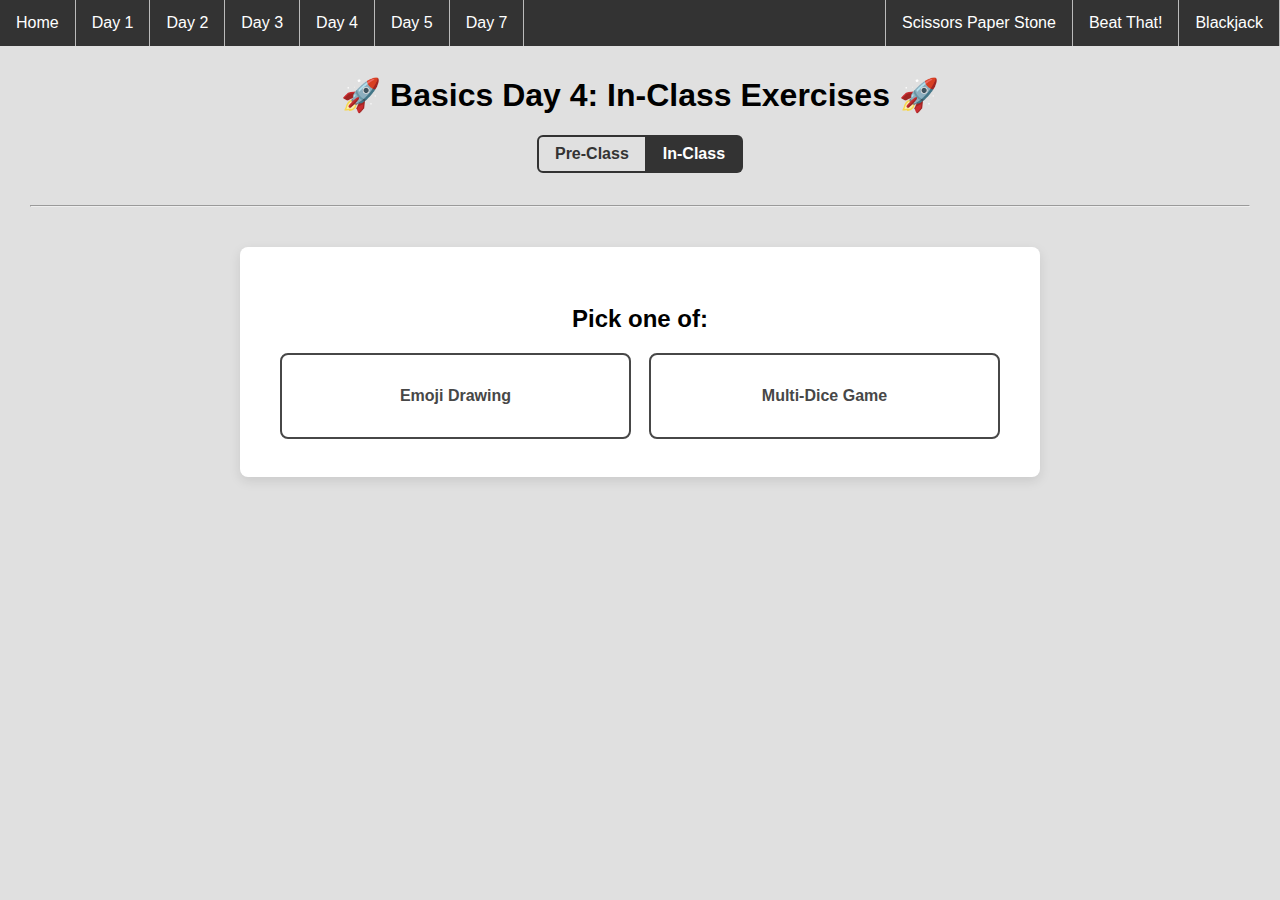
<file: day04-loops/in-class/index.html>
<!--  All HTML files begin with the following line: -->
<!DOCTYPE html>
<!-- This indicates that the rest of the lines that follow are to be interpreted as HTML. It tells the browser about what document type to expect. -->

<!-- All text enclosed in angled brackets are known as HTML element tags. There are usually, but not always, starting and closing element "tags", each representing a HTML element.
The <html> element is known as the root element of a HTML page. All other elements are encased within it. -->
<html>
  <!-- The <head> element contains meta information about the HTML page, information that is not rendered or displayed by the browser -->
  <head>
    <!-- The meta tag defines meta information in the HTML document. In this case, we are defining the charset. UTF-8 allows us to use emojis in the CodeSandbox environment -->
    <meta charset="UTF-8" />
    <!-- The <title> element specifies a title for the HTML page (which is shown in the browser's title bar or in the page's tab) and is the default name given to a bookmark of a webpage. -->
    <title>Basics</title>
    <!-- The <link> element specifies a relationship between this HTML page and an external resource, namely the styles.css file here. For the syntax '../../' in '../../styles.css', we are referring to the styles.css file (in the main directory) found 2 folders above the current one. In this case, we are linking a stylesheet which is a CSS file containing information relating to the layout and style of the webpage. The syntax within the styles.css file is also referred to as CSS - Cascading Style Sheets. -->
    <link rel="stylesheet" href="../../styles.css" />
  </head>

  <!-- The <body> element defines the document's body, and is a container for all the visible contents that will be rendered by the browser.  -->
  <body>
    <!-- The <nav> tag semantically defines a set of navigation links. It doesn't have many properties different from a <div>, and exists purely for semantic naming. -->
    <nav>
      <!-- The <ul> tag represents an unordered list, where items in the list are rendered on a vertical bulleted list. While we are listing the days of the exercises on this navbar, we are positioning them horizontally without the bullets. This is done using CSS, and you can preview the syntax in styles.css (do a search for "nav ul"). -->
      <ul>
        <li>
          <!-- An <a> tag defines a hyperlink, linking one page to another. The page to link to will be added to the "href" property of the tag. -->
          <a href="../../index.html">Home</a>
        </li>
        <li>
          <!-- An <a> tag defines a hyperlink, linking one page to another. The page to link to will be added to the "href" property of the tag. -->
          <a
            href="../../day01-data-manipulation-and-functions/in-class/index.html"
            >Day 1</a
          >
        </li>
        <li>
          <a
            href="../../day02-if-statements-boolean-operators/in-class/index.html"
            >Day 2</a
          >
        </li>
        <li>
          <a href="../../day03-program-state/in-class/index.html">Day 3</a>
        </li>
        <li>
          <a href="../../day04-loops/in-class/index.html">Day 4</a>
        </li>
        <li>
          <a href="../../day05-mad-libs/in-class/index.html">Day 5</a>
        </li>
        <li>
          <a href="../../day07-moar-cards/in-class/index.html">Day 7</a>
        </li>
        <li class="project">
          <a href="../../project3-blackjack/index.html">Blackjack</a>
        </li>
        <li class="project">
          <a href="../../project2-beat-that/index.html">Beat That!</a>
        </li>
        <li class="project">
          <a href="../../project1-sps/index.html">Scissors Paper Stone</a>
        </li>
      </ul>
    </nav>
    <!-- The <h1> element defines a large heading. There are 6 pre-set header elements, <h1> to <h6> -->
    <h1 id="header">🚀 Basics Day 4: In-Class Exercises 🚀</h1>
    <div class="flex justify-content-center">
      <div class="button-group">
        <a href="../pre-class/index.html" class="button-group-button"
          >Pre-Class</a
        >
        <a href="../in-class/index.html" class="active button-group-button"
          >In-Class</a
        >
      </div>
    </div>
    <!-- The <hr> tag represents a horizontal rule. It is used if you want to add line dividers across your page. -->
    <hr />
    <!-- The <div> tag defines a division or a section in an HTML document, and is commonly use as a "container" for nested HTML elements. -->
    <div class="container">
      <h2 class="text-center">Pick one of:</h2>
      <div class="ice-double">
        <a href="index_emoji.html">Emoji Drawing</a>
        <a href="index_dice.html">Multi-Dice Game</a>
      </div>
    </div>
  </body>
</html>
</file>
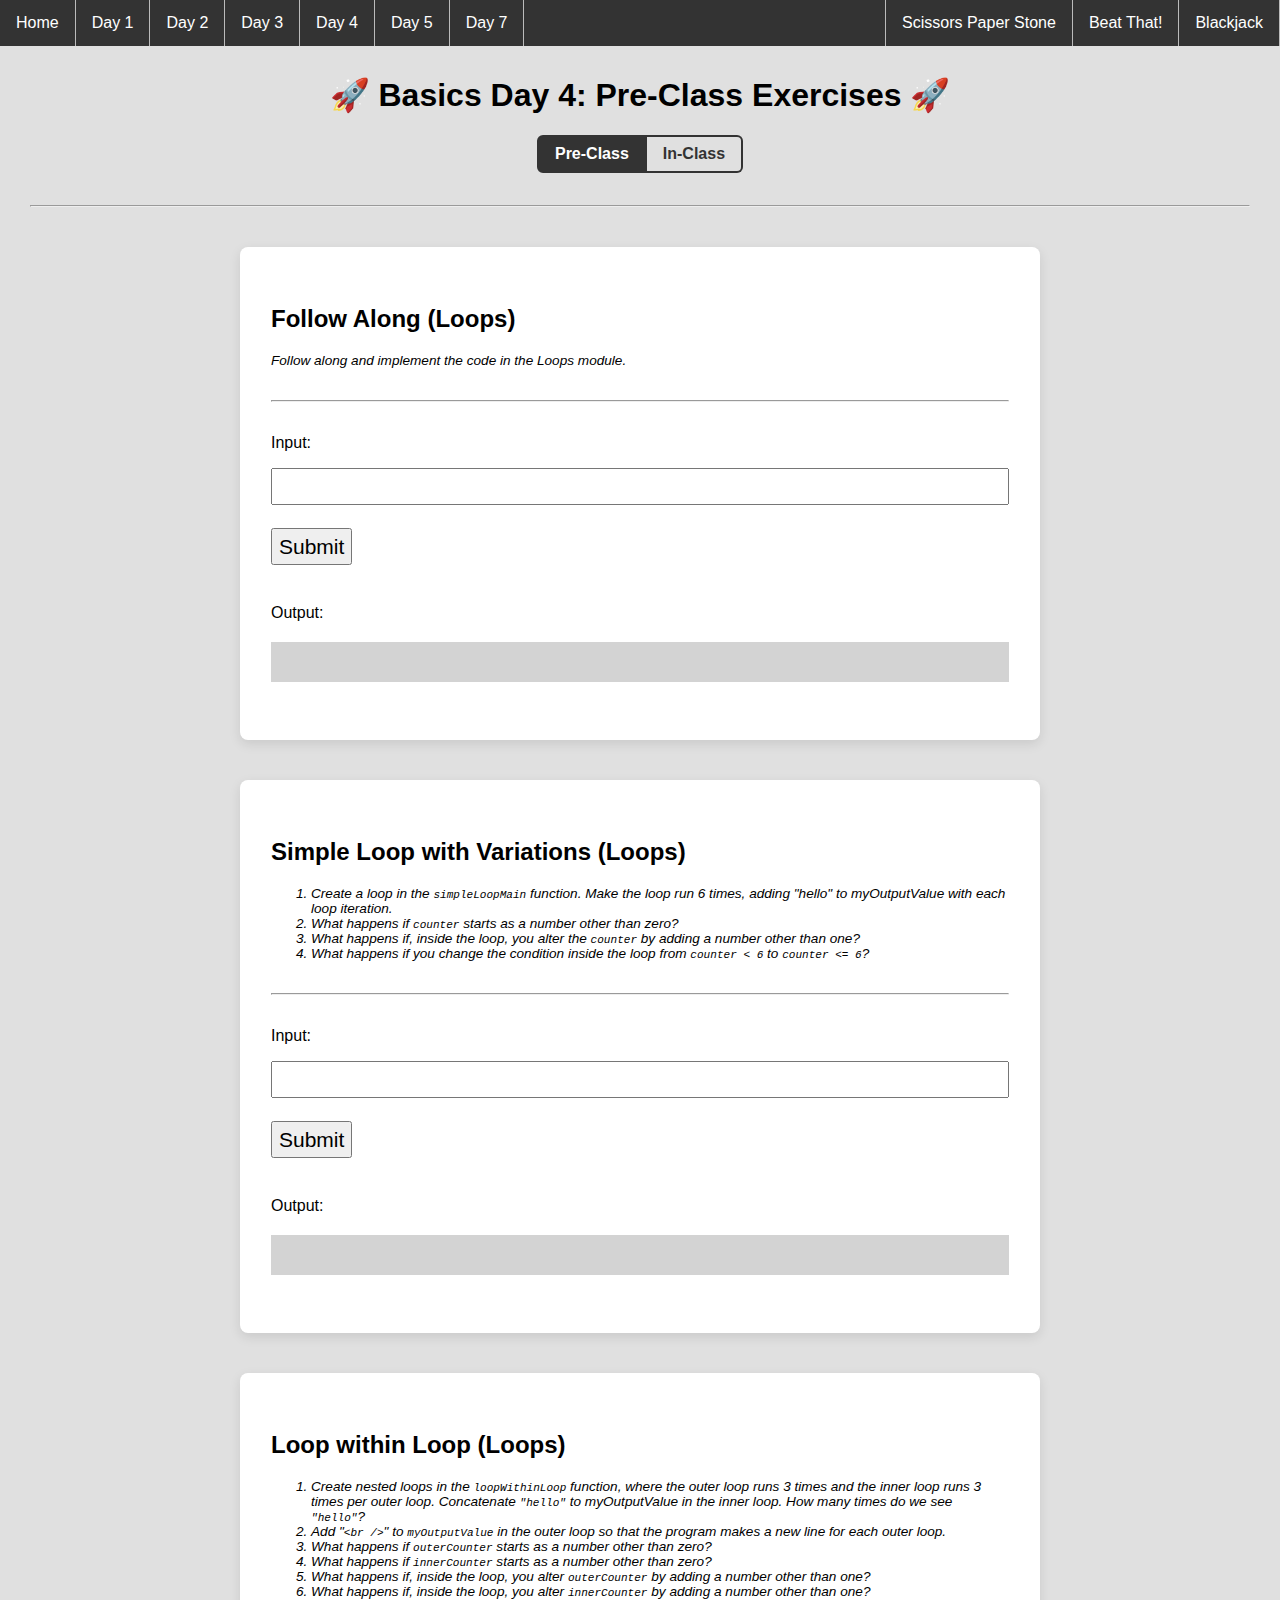
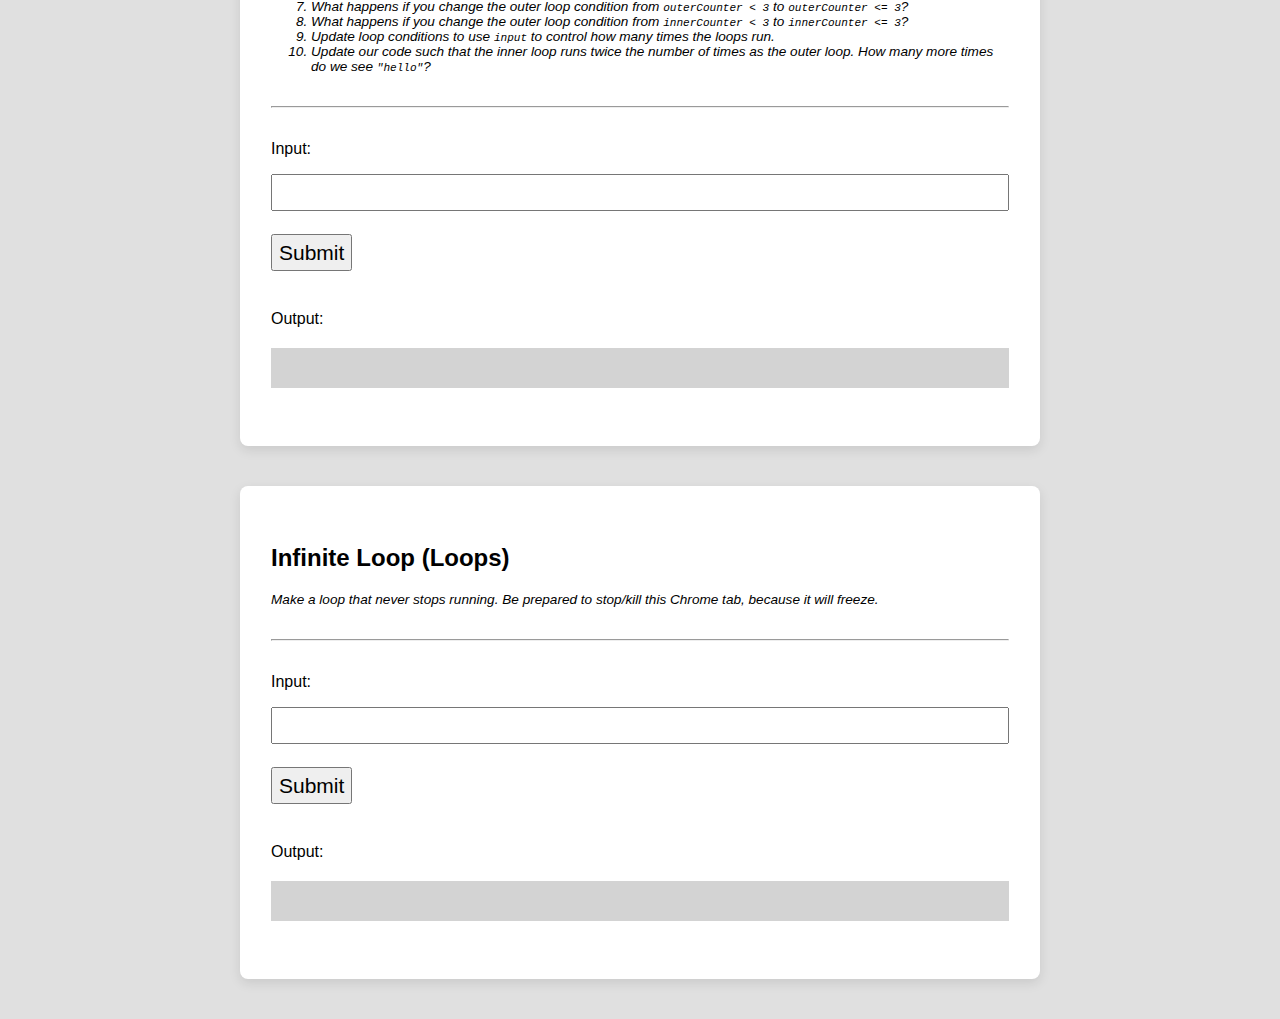
<file: day04-loops/pre-class/index.html>
<!--  All HTML files begin with the following line: -->
<!DOCTYPE html>
<!-- This indicates that the rest of the lines that follow are to be interpreted as HTML. It tells the browser about what document type to expect. -->

<!-- All text enclosed in angled brackets are known as HTML element tags. There are usually, but not always, starting and closing element "tags", each representing a HTML element.
The <html> element is known as the root element of a HTML page. All other elements are encased within it. -->
<html>
  <!-- The <head> element contains meta information about the HTML page, information that is not rendered or displayed by the browser -->
  <head>
    <!-- The meta tag defines meta information in the HTML document. In this case, we are defining the charset. UTF-8 allows us to use emojis in the CodeSandbox environment -->
    <meta charset="UTF-8" />
    <!-- The <title> element specifies a title for the HTML page (which is shown in the browser's title bar or in the page's tab) and is the default name given to a bookmark of a webpage. -->
    <title>Basics</title>
    <!-- The <link> element specifies a relationship between this HTML page and an external resource, namely the styles.css file here. For the syntax '../../' in '../../styles.css', we are referring to the styles.css file (in the main directory) found 2 folders above the current one. In this case, we are linking a stylesheet which is a CSS file containing information relating to the layout and style of the webpage. The syntax within the styles.css file is also referred to as CSS - Cascading Style Sheets. -->
    <link rel="stylesheet" href="../../styles.css" />
  </head>

  <!-- The <body> element defines the document's body, and is a container for all the visible contents that will be rendered by the browser.  -->
  <body>
    <!-- The <nav> tag semantically defines a set of navigation links. It doesn't have many properties different from a <div>, and exists purely for semantic naming. -->
    <nav>
      <!-- The <ul> tag represents an unordered list, where items in the list are rendered on a vertical bulleted list. While we are listing the days of the exercises on this navbar, we are positioning them horizontally without the bullets. This is done using CSS, and you can preview the syntax in styles.css (do a search for "nav ul"). -->
      <ul>
        <li>
          <!-- An <a> tag defines a hyperlink, linking one page to another. The page to link to will be added to the "href" property of the tag. -->
          <a href="../../index.html">Home</a>
        </li>
        <li>
          <!-- An <a> tag defines a hyperlink, linking one page to another. The page to link to will be added to the "href" property of the tag. -->
          <a
            href="../../day01-data-manipulation-and-functions/in-class/index.html"
            >Day 1</a
          >
        </li>
        <li>
          <a
            href="../../day02-if-statements-boolean-operators/in-class/index.html"
            >Day 2</a
          >
        </li>
        <li>
          <a href="../../day03-program-state/in-class/index.html">Day 3</a>
        </li>
        <li>
          <a href="../../day04-loops/in-class/index.html">Day 4</a>
        </li>
        <li>
          <a href="../../day05-mad-libs/in-class/index.html">Day 5</a>
        </li>
        <li>
          <a href="../../day07-moar-cards/in-class/index.html">Day 7</a>
        </li>
        <li class="project">
          <a href="../../project3-blackjack/index.html">Blackjack</a>
        </li>
        <li class="project">
          <a href="../../project2-beat-that/index.html">Beat That!</a>
        </li>
        <li class="project">
          <a href="../../project1-sps/index.html">Scissors Paper Stone</a>
        </li>
      </ul>
    </nav>
    <!-- The <h1> element defines a large heading. There are 6 pre-set header elements, <h1> to <h6> -->
    <h1 id="header">🚀 Basics Day 4: Pre-Class Exercises 🚀</h1>
    <div class="flex justify-content-center">
      <div class="button-group">
        <a href="../pre-class/index.html" class="active button-group-button"
          >Pre-Class</a
        >
        <a href="../in-class/index.html" class="button-group-button"
          >In-Class</a
        >
      </div>
    </div>
    <!-- The <hr> tag represents a horizontal rule. It is used if you want to add line dividers across your page. -->
    <hr />
    <!-- The <div> tag defines a division or a section in an HTML document, and is commonly use as a "container" for nested HTML elements. -->
    <div class="container">
      <h2>Follow Along (Loops)</h2>
      <div class="instructions-text">
        <p>Follow along and implement the code in the Loops module.</p>
      </div>
      <!-- The <hr> tag represents a horizontal rule. It is used if you want to add line dividers across your page. -->
      <hr />
      <!-- The <p> tag defines a paragraph element. -->
      <p>Input:</p>
      <!-- The self-closing <input /> tag represents a field for a user to enter input. -->
      <input id="follow-along-input-field" />
      <!-- The self-closing <br /> tag represents a line break - a line's worth of spacing before dispalying the next element. -->
      <br />
      <!-- The <button> tag represents.. you guessed it! a button. -->
      <button id="follow-along-submit-button">Submit</button>
      <p>Output:</p>
      <div class="output-div" id="follow-along-output-div"></div>
    </div>
    <!-- The <div> tag defines a division or a section in an HTML document, and is commonly use as a "container" for nested HTML elements. -->
    <div class="container">
      <h2>Simple Loop with Variations (Loops)</h2>
      <div class="instructions-text">
        <!-- The <ol> tag represents an ordered list, where items in the list can be ordered numerically. -->
        <ol>
          <!-- The <li> tag represents a list item, which has to be contained in an ordered list (<ol>) or an unordered list (<ul>). -->
          <li>
            Create a loop in the <code>simpleLoopMain</code> function. Make the
            loop run 6 times, adding "hello" to myOutputValue with each loop
            iteration.
          </li>
          <li>
            What happens if <code>counter</code> starts as a number other than
            zero?
          </li>
          <li>
            What happens if, inside the loop, you alter the
            <code>counter</code> by adding a number other than one?
          </li>
          <li>
            What happens if you change the condition inside the loop from
            <code>counter &lt; 6</code> to <code>counter &lt;= 6</code>?
          </li>
        </ol>
      </div>
      <!-- The <hr> tag represents a horizontal rule. It is used if you want to add line dividers across your page. -->
      <hr />
      <!-- The <p> tag defines a paragraph element. -->
      <p>Input:</p>
      <!-- The self-closing <input /> tag represents a field for a user to enter input. -->
      <input id="simple-loop-input-field" />
      <!-- The self-closing <br /> tag represents a line break - a line's worth of spacing before dispalying the next element. -->
      <br />
      <!-- The <button> tag represents.. you guessed it! a button. -->
      <button id="simple-loop-submit-button">Submit</button>
      <p>Output:</p>
      <div class="output-div" id="simple-loop-output-div"></div>
    </div>
    <!-- The <div> tag defines a division or a section in an HTML document, and is commonly use as a "container" for nested HTML elements. -->
    <div class="container">
      <h2>Loop within Loop (Loops)</h2>
      <div class="instructions-text">
        <!-- The <ol> tag represents an ordered list, where items in the list can be ordered numerically. -->
        <ol>
          <!-- The <li> tag represents a list item, which has to be contained in an ordered list (<ol>) or an unordered list (<ul>). -->
          <li>
            Create nested loops in the <code>loopWithinLoop</code> function,
            where the outer loop runs 3 times and the inner loop runs 3 times
            per outer loop. Concatenate <code>"hello"</code> to myOutputValue in
            the inner loop. How many times do we see <code>"hello"</code>?
          </li>
          <li>
            Add "<code>&lt;br /&gt;</code>" to <code>myOutputValue</code> in the
            outer loop so that the program makes a new line for each outer loop.
          </li>
          <li>
            What happens if <code>outerCounter</code> starts as a number other
            than zero?
          </li>
          <li>
            What happens if <code>innerCounter</code> starts as a number other
            than zero?
          </li>
          <li>
            What happens if, inside the loop, you alter
            <code>outerCounter</code> by adding a number other than one?
          </li>
          <li>
            What happens if, inside the loop, you alter
            <code>innerCounter</code> by adding a number other than one?
          </li>
          <li>
            What happens if you change the outer loop condition from
            <code>outerCounter &lt; 3</code> to
            <code>outerCounter &lt;= 3</code>?
          </li>
          <li>
            What happens if you change the outer loop condition from
            <code>innerCounter &lt; 3</code> to
            <code>innerCounter &lt;= 3</code>?
          </li>
          <li>
            Update loop conditions to use <code>input</code> to control how many
            times the loops run.
          </li>
          <li>
            Update our code such that the inner loop runs twice the number of
            times as the outer loop. How many more times do we see
            <code>"hello"</code>?
          </li>
        </ol>
      </div>
      <!-- The <hr> tag represents a horizontal rule. It is used if you want to add line dividers across your page. -->
      <hr />
      <!-- The <p> tag defines a paragraph element. -->
      <p>Input:</p>
      <!-- The self-closing <input /> tag represents a field for a user to enter input. -->
      <input id="loop-within-loop-input-field" />
      <!-- The self-closing <br /> tag represents a line break - a line's worth of spacing before dispalying the next element. -->
      <br />
      <!-- The <button> tag represents.. you guessed it! a button. -->
      <button id="loop-within-loop-submit-button">Submit</button>
      <p>Output:</p>
      <div class="output-div" id="loop-within-loop-output-div"></div>
    </div>
    <!-- The <div> tag defines a division or a section in an HTML document, and is commonly use as a "container" for nested HTML elements. -->
    <div class="container">
      <h2>Infinite Loop (Loops)</h2>
      <div class="instructions-text">
        <p>
          Make a loop that never stops running. Be prepared to stop/kill this
          Chrome tab, because it will freeze.
        </p>
      </div>
      <!-- The <hr> tag represents a horizontal rule. It is used if you want to add line dividers across your page. -->
      <hr />
      <!-- The <p> tag defines a paragraph element. -->
      <p>Input:</p>
      <!-- The self-closing <input /> tag represents a field for a user to enter input. -->
      <input id="infinite-loop-input-field" />
      <!-- The self-closing <br /> tag represents a line break - a line's worth of spacing before dispalying the next element. -->
      <br />
      <!-- The <button> tag represents.. you guessed it! a button. -->
      <button id="infinite-loop-submit-button">Submit</button>
      <p>Output:</p>
      <div class="output-div" id="infinite-loop-output-div"></div>
    </div>
    <!-- Everything below this is incorporating JavaScript programming logic into the webpage. -->
    <!-- The script tag encloses JavaScript syntax for the browser to interpret programtically -->
    <!-- The following line imports all code written in the script.js file -->
    <script src="script.js"></script>
    <!-- Define button click functionality -->
    <script>
      // Declare and define variables that represents the Submit Button for each exercise
      var followAlongButton = document.querySelector(
        "#follow-along-submit-button"
      );
      var simpleLoopButton = document.querySelector(
        "#simple-loop-submit-button"
      );
      var loopWithinLoopButton = document.querySelector(
        "#loop-within-loop-submit-button"
      );
      var infiniteLoopButton = document.querySelector(
        "#infinite-loop-submit-button"
      );

      // When the submit button is clicked, access the text entered by the user in the input field
      // And pass it as an input parameter to the main function as defined in script.js
      followAlongButton.addEventListener("click", function () {
        // Set result to input value
        var input = document.querySelector("#follow-along-input-field");
        // Store the output of the main function in a new variable
        var result = followAlongMain(input.value);

        // Display result in output element
        var output = document.querySelector("#follow-along-output-div");
        output.innerHTML = result;

        // Reset input value
        input.value = "";
      });

      simpleLoopButton.addEventListener("click", function () {
        // Set result to input value
        var input = document.querySelector("#simple-loop-input-field");
        // Store the output of the main function in a new variable
        var result = simpleLoopMain(input.value);

        // Display result in output element
        var output = document.querySelector("#simple-loop-output-div");
        output.innerHTML = result;

        // Reset input value
        input.value = "";
      });

      loopWithinLoopButton.addEventListener("click", function () {
        // Set result to input value
        var input = document.querySelector("#loop-within-loop-input-field");
        // Store the output of the main function in a new variable
        var result = loopWithinLoopMain(input.value);

        // Display result in output element
        var output = document.querySelector("#loop-within-loop-output-div");
        output.innerHTML = result;

        // Reset input value
        input.value = "";
      });

      infiniteLoopButton.addEventListener("click", function () {
        // Set result to input value
        var input = document.querySelector("#infinite-loop-input-field");
        // Store the output of the main function in a new variable
        var result = infiniteLoopMain(input.value);

        // Display result in output element
        var output = document.querySelector("#infinite-loop-output-div");
        output.innerHTML = result;

        // Reset input value
        input.value = "";
      });
    </script>
  </body>
</html>
</file>
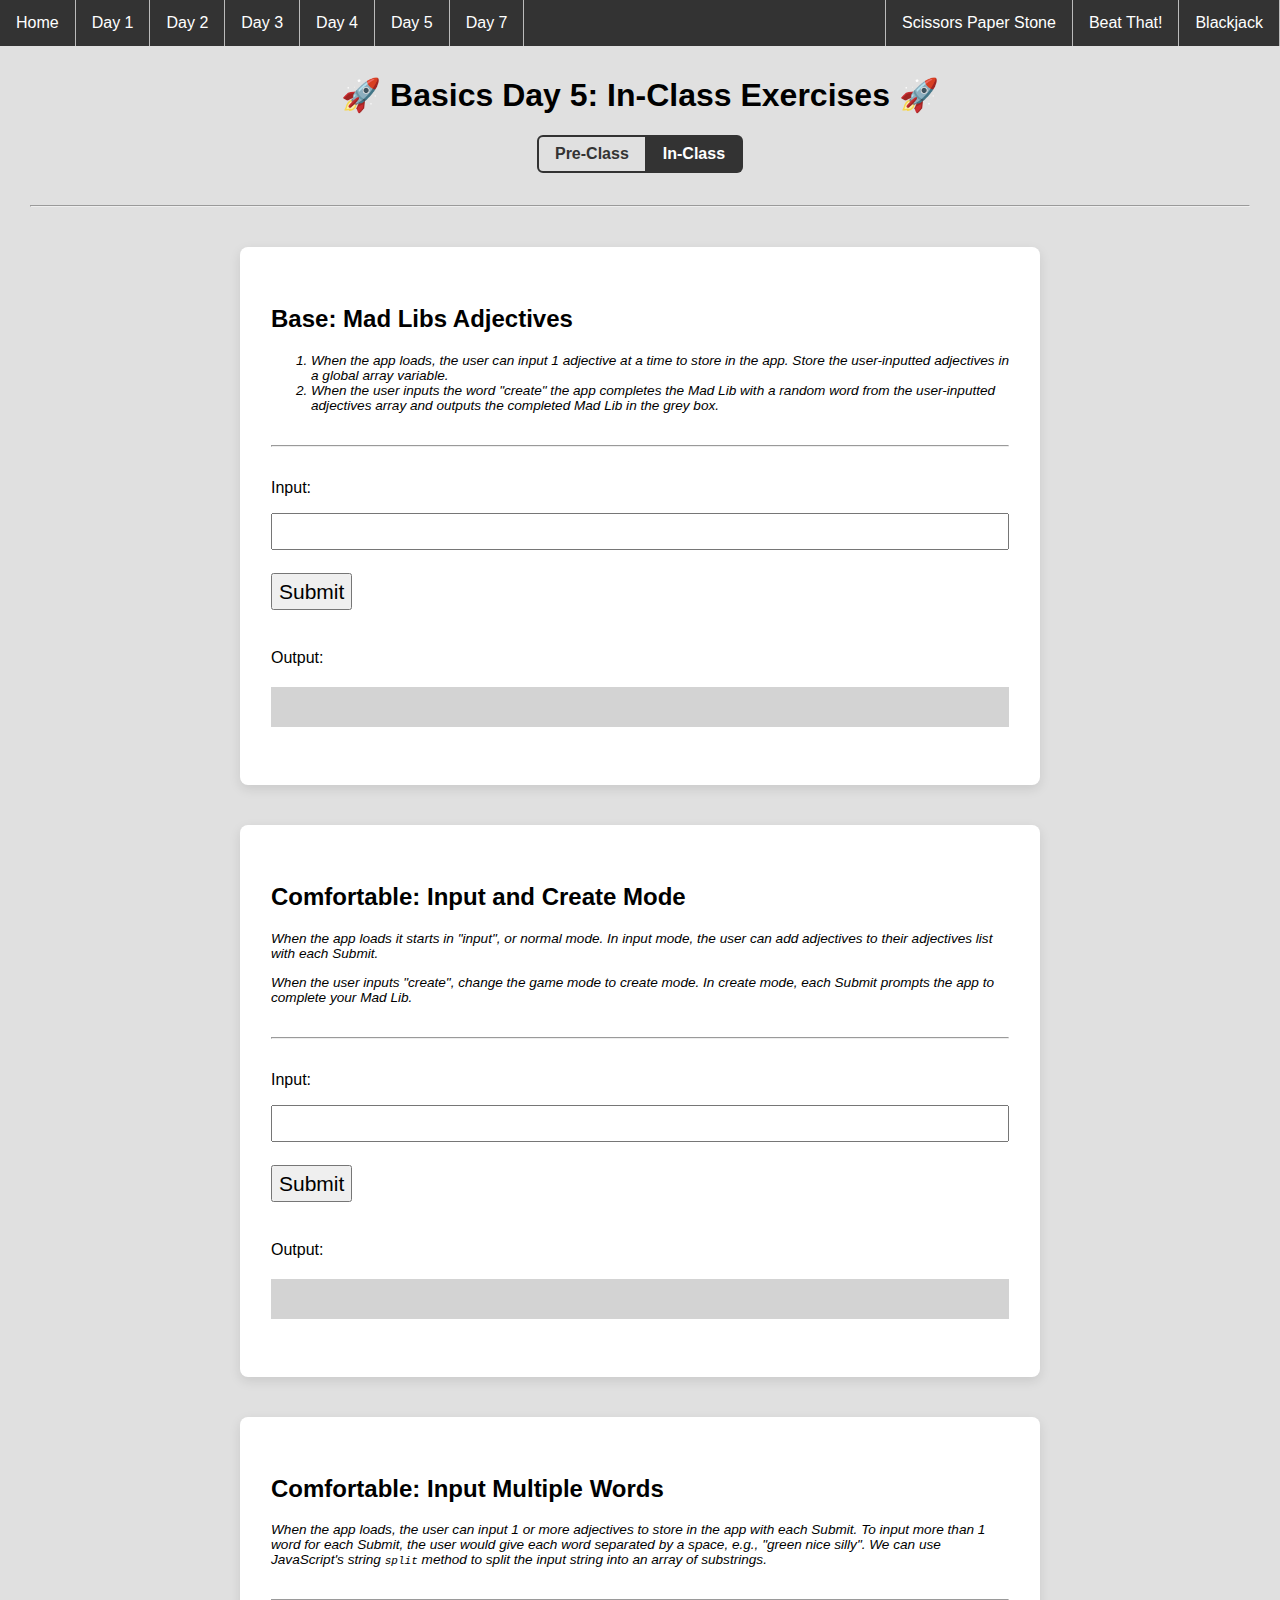
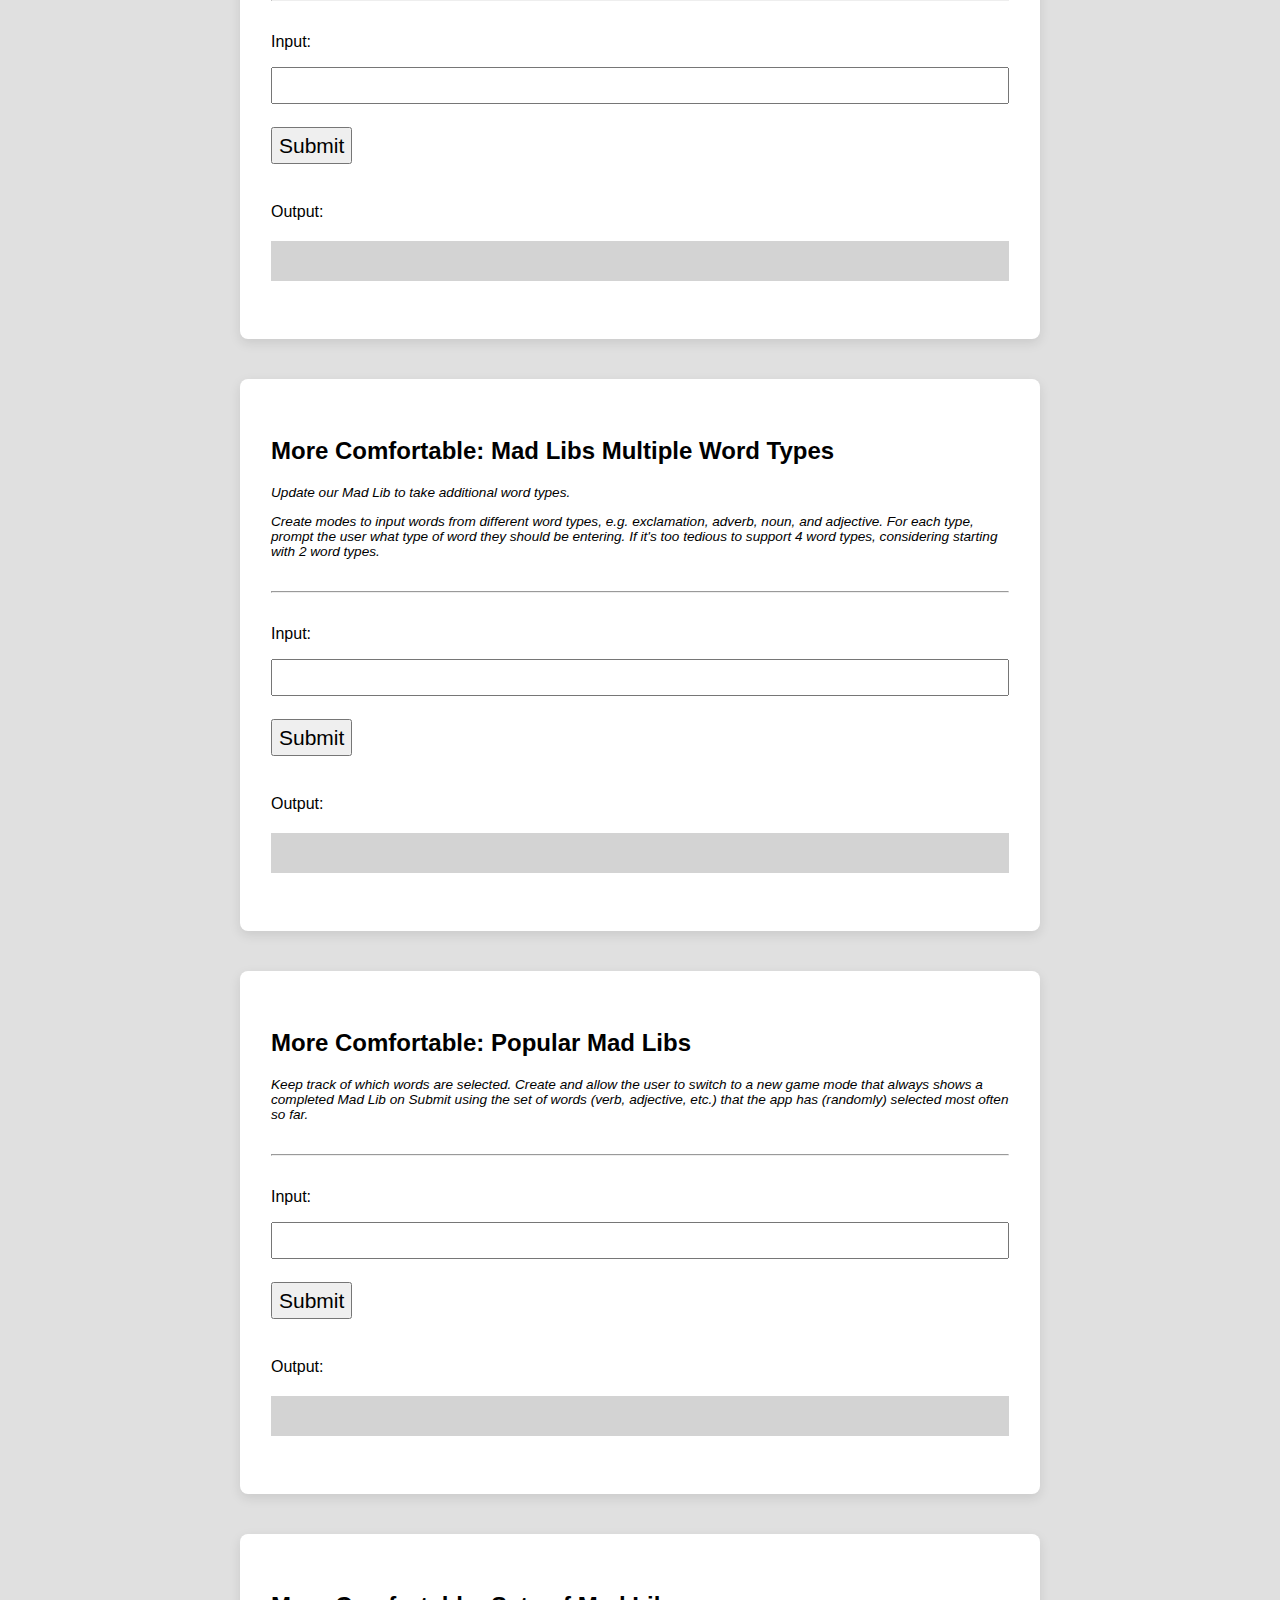
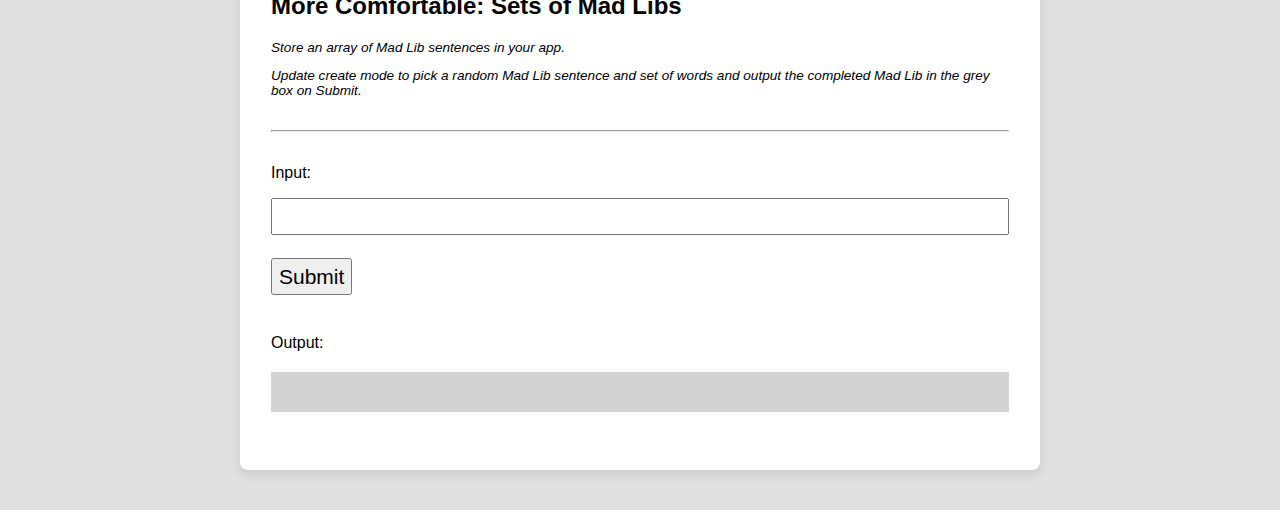
<file: day05-mad-libs/in-class/index.html>
<!--  All HTML files begin with the following line: -->
<!DOCTYPE html>
<!-- This indicates that the rest of the lines that follow are to be interpreted as HTML. It tells the browser about what document type to expect. -->

<!-- All text enclosed in angled brackets are known as HTML element tags. There are usually, but not always, starting and closing element "tags", each representing a HTML element.
The <html> element is known as the root element of a HTML page. All other elements are encased within it. -->
<html>
  <!-- The <head> element contains meta information about the HTML page, information that is not rendered or displayed by the browser -->
  <head>
    <!-- The meta tag defines meta information in the HTML document. In this case, we are defining the charset. UTF-8 allows us to use emojis in the CodeSandbox environment -->
    <meta charset="UTF-8" />
    <!-- The <title> element specifies a title for the HTML page (which is shown in the browser's title bar or in the page's tab) and is the default name given to a bookmark of a webpage. -->
    <title>Basics</title>
    <!-- The <link> element specifies a relationship between this HTML page and an external resource, namely the styles.css file here. For the syntax '../../' in '../../styles.css', we are referring to the styles.css file (in the main directory) found 2 folders above the current one. In this case, we are linking a stylesheet which is a CSS file containing information relating to the layout and style of the webpage. The syntax within the styles.css file is also referred to as CSS - Cascading Style Sheets. -->
    <link rel="stylesheet" href="../../styles.css" />
  </head>

  <!-- The <body> element defines the document's body, and is a container for all the visible contents that will be rendered by the browser.  -->
  <body>
    <!-- The <nav> tag semantically defines a set of navigation links. It doesn't have many properties different from a <div>, and exists purely for semantic naming. -->
    <nav>
      <!-- The <ul> tag represents an unordered list, where items in the list are rendered on a vertical bulleted list. While we are listing the days of the exercises on this navbar, we are positioning them horizontally without the bullets. This is done using CSS, and you can preview the syntax in styles.css (do a search for "nav ul"). -->
      <ul>
        <li>
          <!-- An <a> tag defines a hyperlink, linking one page to another. The page to link to will be added to the "href" property of the tag. -->
          <a href="../../index.html">Home</a>
        </li>
        <li>
          <!-- An <a> tag defines a hyperlink, linking one page to another. The page to link to will be added to the "href" property of the tag. -->
          <a
            href="../../day01-data-manipulation-and-functions/in-class/index.html"
            >Day 1</a
          >
        </li>
        <li>
          <a
            href="../../day02-if-statements-boolean-operators/in-class/index.html"
            >Day 2</a
          >
        </li>
        <li>
          <a href="../../day03-program-state/in-class/index.html">Day 3</a>
        </li>
        <li>
          <a href="../../day04-loops/in-class/index.html">Day 4</a>
        </li>
        <li>
          <a href="../../day05-mad-libs/in-class/index.html">Day 5</a>
        </li>
        <li>
          <a href="../../day07-moar-cards/in-class/index.html">Day 7</a>
        </li>
        <li class="project">
          <a href="../../project3-blackjack/index.html">Blackjack</a>
        </li>
        <li class="project">
          <a href="../../project2-beat-that/index.html">Beat That!</a>
        </li>
        <li class="project">
          <a href="../../project1-sps/index.html">Scissors Paper Stone</a>
        </li>
      </ul>
    </nav>
    <!-- The <h1> element defines a large heading. There are 6 pre-set header elements, <h1> to <h6> -->
    <h1 id="header">🚀 Basics Day 5: In-Class Exercises 🚀</h1>
    <div class="flex justify-content-center">
      <div class="button-group">
        <a href="../pre-class/index.html" class="button-group-button"
          >Pre-Class</a
        >
        <a href="../in-class/index.html" class="active button-group-button"
          >In-Class</a
        >
      </div>
    </div>
    <!-- The <hr> tag represents a horizontal rule. It is used if you want to add line dividers across your page. -->
    <hr />
    <!-- The <div> tag defines a division or a section in an HTML document, and is commonly use as a "container" for nested HTML elements. -->
    <div class="container">
      <h2>Base: Mad Libs Adjectives</h2>
      <div class="instructions-text">
        <!-- The <ol> tag represents an ordered list, where items in the list can be ordered numerically. -->
        <ol>
          <!-- The <li> tag represents a list item, which has to be contained in an ordered list (<ol>) or an unordered list (<ul>). -->
          <li>
            When the app loads, the user can input 1 adjective at a time to
            store in the app. Store the user-inputted adjectives in a global
            array variable.
          </li>
          <li>
            When the user inputs the word "create" the app completes the Mad Lib
            with a random word from the user-inputted adjectives array and
            outputs the completed Mad Lib in the grey box.
          </li>
        </ol>
      </div>
      <!-- The <hr> tag represents a horizontal rule. It is used if you want to add line dividers across your page. -->
      <hr />
      <!-- The <p> tag defines a paragraph element. -->
      <p>Input:</p>
      <!-- The self-closing <input /> tag represents a field for a user to enter input. -->
      <input id="mad-libs-adjectives-input-field" />
      <!-- The self-closing <br /> tag represents a line break - a line's worth of spacing before dispalying the next element. -->
      <br />
      <!-- The <button> tag represents.. you guessed it! a button. -->
      <button id="mad-libs-adjectives-submit-button">Submit</button>
      <p>Output:</p>
      <div class="output-div" id="mad-libs-adjectives-output-div"></div>
    </div>
    <!-- The <div> tag defines a division or a section in an HTML document, and is commonly use as a "container" for nested HTML elements. -->
    <div class="container">
      <h2>Comfortable: Input and Create Mode</h2>
      <div class="instructions-text">
        <p>
          When the app loads it starts in "input", or normal mode. In input
          mode, the user can add adjectives to their adjectives list with each
          Submit.
        </p>
        <p>
          When the user inputs "create", change the game mode to create mode. In
          create mode, each Submit prompts the app to complete your Mad Lib.
        </p>
      </div>
      <!-- The <hr> tag represents a horizontal rule. It is used if you want to add line dividers across your page. -->
      <hr />
      <!-- The <p> tag defines a paragraph element. -->
      <p>Input:</p>
      <!-- The self-closing <input /> tag represents a field for a user to enter input. -->
      <input id="mad-libs-input-create-input-field" />
      <!-- The self-closing <br /> tag represents a line break - a line's worth of spacing before dispalying the next element. -->
      <br />
      <!-- The <button> tag represents.. you guessed it! a button. -->
      <button id="mad-libs-input-create-submit-button">Submit</button>
      <p>Output:</p>
      <div class="output-div" id="mad-libs-input-create-output-div"></div>
    </div>
    <!-- The <div> tag defines a division or a section in an HTML document, and is commonly use as a "container" for nested HTML elements. -->
    <div class="container">
      <h2>Comfortable: Input Multiple Words</h2>
      <div class="instructions-text">
        <p>
          When the app loads, the user can input 1 or more adjectives to store
          in the app with each Submit. To input more than 1 word for each
          Submit, the user would give each word separated by a space, e.g.,
          "green nice silly". We can use JavaScript's string
          <code>split</code> method to split the input string into an array of
          substrings.
        </p>
      </div>
      <!-- The <hr> tag represents a horizontal rule. It is used if you want to add line dividers across your page. -->
      <hr />
      <!-- The <p> tag defines a paragraph element. -->
      <p>Input:</p>
      <!-- The self-closing <input /> tag represents a field for a user to enter input. -->
      <input id="mad-libs-multiple-words-input-field" />
      <!-- The self-closing <br /> tag represents a line break - a line's worth of spacing before dispalying the next element. -->
      <br />
      <!-- The <button> tag represents.. you guessed it! a button. -->
      <button id="mad-libs-multiple-words-submit-button">Submit</button>
      <p>Output:</p>
      <div class="output-div" id="mad-libs-multiple-words-output-div"></div>
    </div>
    <!-- The <div> tag defines a division or a section in an HTML document, and is commonly use as a "container" for nested HTML elements. -->
    <div class="container">
      <h2>More Comfortable: Mad Libs Multiple Word Types</h2>
      <div class="instructions-text">
        <p>Update our Mad Lib to take additional word types.</p>
        <p>
          Create modes to input words from different word types, e.g.
          exclamation, adverb, noun, and adjective. For each type, prompt the
          user what type of word they should be entering. If it's too tedious to
          support 4 word types, considering starting with 2 word types.
        </p>
      </div>
      <!-- The <hr> tag represents a horizontal rule. It is used if you want to add line dividers across your page. -->
      <hr />
      <!-- The <p> tag defines a paragraph element. -->
      <p>Input:</p>
      <!-- The self-closing <input /> tag represents a field for a user to enter input. -->
      <input id="mad-libs-multiple-types-input-field" />
      <!-- The self-closing <br /> tag represents a line break - a line's worth of spacing before dispalying the next element. -->
      <br />
      <!-- The <button> tag represents.. you guessed it! a button. -->
      <button id="mad-libs-multiple-types-submit-button">Submit</button>
      <p>Output:</p>
      <div class="output-div" id="mad-libs-multiple-types-output-div"></div>
    </div>
    <!-- The <div> tag defines a division or a section in an HTML document, and is commonly use as a "container" for nested HTML elements. -->
    <div class="container">
      <h2>More Comfortable: Popular Mad Libs</h2>
      <div class="instructions-text">
        <p>
          Keep track of which words are selected. Create and allow the user to
          switch to a new game mode that always shows a completed Mad Lib on
          Submit using the set of words (verb, adjective, etc.) that the app has
          (randomly) selected most often so far.
        </p>
      </div>
      <!-- The <hr> tag represents a horizontal rule. It is used if you want to add line dividers across your page. -->
      <hr />
      <!-- The <p> tag defines a paragraph element. -->
      <p>Input:</p>
      <!-- The self-closing <input /> tag represents a field for a user to enter input. -->
      <input id="mad-libs-popular-input-field" />
      <!-- The self-closing <br /> tag represents a line break - a line's worth of spacing before dispalying the next element. -->
      <br />
      <!-- The <button> tag represents.. you guessed it! a button. -->
      <button id="mad-libs-popular-submit-button">Submit</button>
      <p>Output:</p>
      <div class="output-div" id="mad-libs-popular-output-div"></div>
    </div>

    <!-- The <div> tag defines a division or a section in an HTML document, and is commonly use as a "container" for nested HTML elements. -->
    <div class="container">
      <h2>More Comfortable: Sets of Mad Libs</h2>
      <div class="instructions-text">
        <p>Store an array of Mad Lib sentences in your app.</p>
        <p>
          Update create mode to pick a random Mad Lib sentence and set of words
          and output the completed Mad Lib in the grey box on Submit.
        </p>
      </div>
      <!-- The <hr> tag represents a horizontal rule. It is used if you want to add line dividers across your page. -->
      <hr />
      <!-- The <p> tag defines a paragraph element. -->
      <p>Input:</p>
      <!-- The self-closing <input /> tag represents a field for a user to enter input. -->
      <input id="mad-libs-sets-input-field" />
      <!-- The self-closing <br /> tag represents a line break - a line's worth of spacing before dispalying the next element. -->
      <br />
      <!-- The <button> tag represents.. you guessed it! a button. -->
      <button id="mad-libs-sets-submit-button">Submit</button>
      <p>Output:</p>
      <div class="output-div" id="mad-libs-sets-output-div"></div>
    </div>
    <!-- Everything below this is incorporating JavaScript programming logic into the webpage. -->
    <!-- The script tag encloses JavaScript syntax for the browser to interpret programtically -->
    <!-- The following line imports all code written in the script.js file -->
    <script src="script.js"></script>
    <!-- Define button click functionality -->
    <script>
      // Declare and define variables that represents the Submit Button for each exercise
      var madLibsAdjectivesButton = document.querySelector(
        "#mad-libs-adjectives-submit-button"
      );
      var madLibsPopularButton = document.querySelector(
        "#mad-libs-popular-submit-button"
      );
      var madLibsInputCreateButton = document.querySelector(
        "#mad-libs-input-create-submit-button"
      );
      var madLibsMultipleWordsButton = document.querySelector(
        "#mad-libs-multiple-words-submit-button"
      );
      var madLibsMultipleTypesButton = document.querySelector(
        "#mad-libs-multiple-types-submit-button"
      );
      var madLibsSetsButton = document.querySelector(
        "#mad-libs-sets-submit-button"
      );

      // When the submit button is clicked, access the text entered by the user in the input field
      // And pass it as an input parameter to the main function as defined in script.js
      madLibsAdjectivesButton.addEventListener("click", function () {
        // Set result to input value
        var input = document.querySelector("#mad-libs-adjectives-input-field");
        // Store the output of the main function in a new variable
        var result = madLibsAdjectivesMain(input.value);

        // Display result in output element
        var output = document.querySelector("#mad-libs-adjectives-output-div");
        output.innerHTML = result;

        // Reset input value
        input.value = "";
      });

      madLibsPopularButton.addEventListener("click", function () {
        // Set result to input value
        var input = document.querySelector("#mad-libs-popular-input-field");
        // Store the output of the main function in a new variable
        var result = madLibsPopularMain(input.value);

        // Display result in output element
        var output = document.querySelector("#mad-libs-popular-output-div");
        output.innerHTML = result;

        // Reset input value
        input.value = "";
      });

      madLibsInputCreateButton.addEventListener("click", function () {
        // Set result to input value
        var input = document.querySelector(
          "#mad-libs-input-create-input-field"
        );
        // Store the output of the main function in a new variable
        var result = madLibsInputCreateMain(input.value);

        // Display result in output element
        var output = document.querySelector(
          "#mad-libs-input-create-output-div"
        );
        output.innerHTML = result;

        // Reset input value
        input.value = "";
      });

      madLibsMultipleWordsButton.addEventListener("click", function () {
        // Set result to input value
        var input = document.querySelector(
          "#mad-libs-multiple-words-input-field"
        );
        // Store the output of the main function in a new variable
        var result = madLibsMultipleWordsMain(input.value);

        // Display result in output element
        var output = document.querySelector(
          "#mad-libs-multiple-words-output-div"
        );
        output.innerHTML = result;

        // Reset input value
        input.value = "";
      });

      madLibsMultipleTypesButton.addEventListener("click", function () {
        // Set result to input value
        var input = document.querySelector(
          "#mad-libs-multiple-types-input-field"
        );
        // Store the output of the main function in a new variable
        var result = madLibsMultipleTypesMain(input.value);

        // Display result in output element
        var output = document.querySelector(
          "#mad-libs-multiple-types-output-div"
        );
        output.innerHTML = result;

        // Reset input value
        input.value = "";
      });

      madLibsSetsButton.addEventListener("click", function () {
        // Set result to input value
        var input = document.querySelector("#mad-libs-sets-input-field");
        // Store the output of the main function in a new variable
        var result = madLibsSetsMain(input.value);

        // Display result in output element
        var output = document.querySelector("#mad-libs-sets-output-div");
        output.innerHTML = result;

        // Reset input value
        input.value = "";
      });
    </script>
  </body>
</html>
</file>
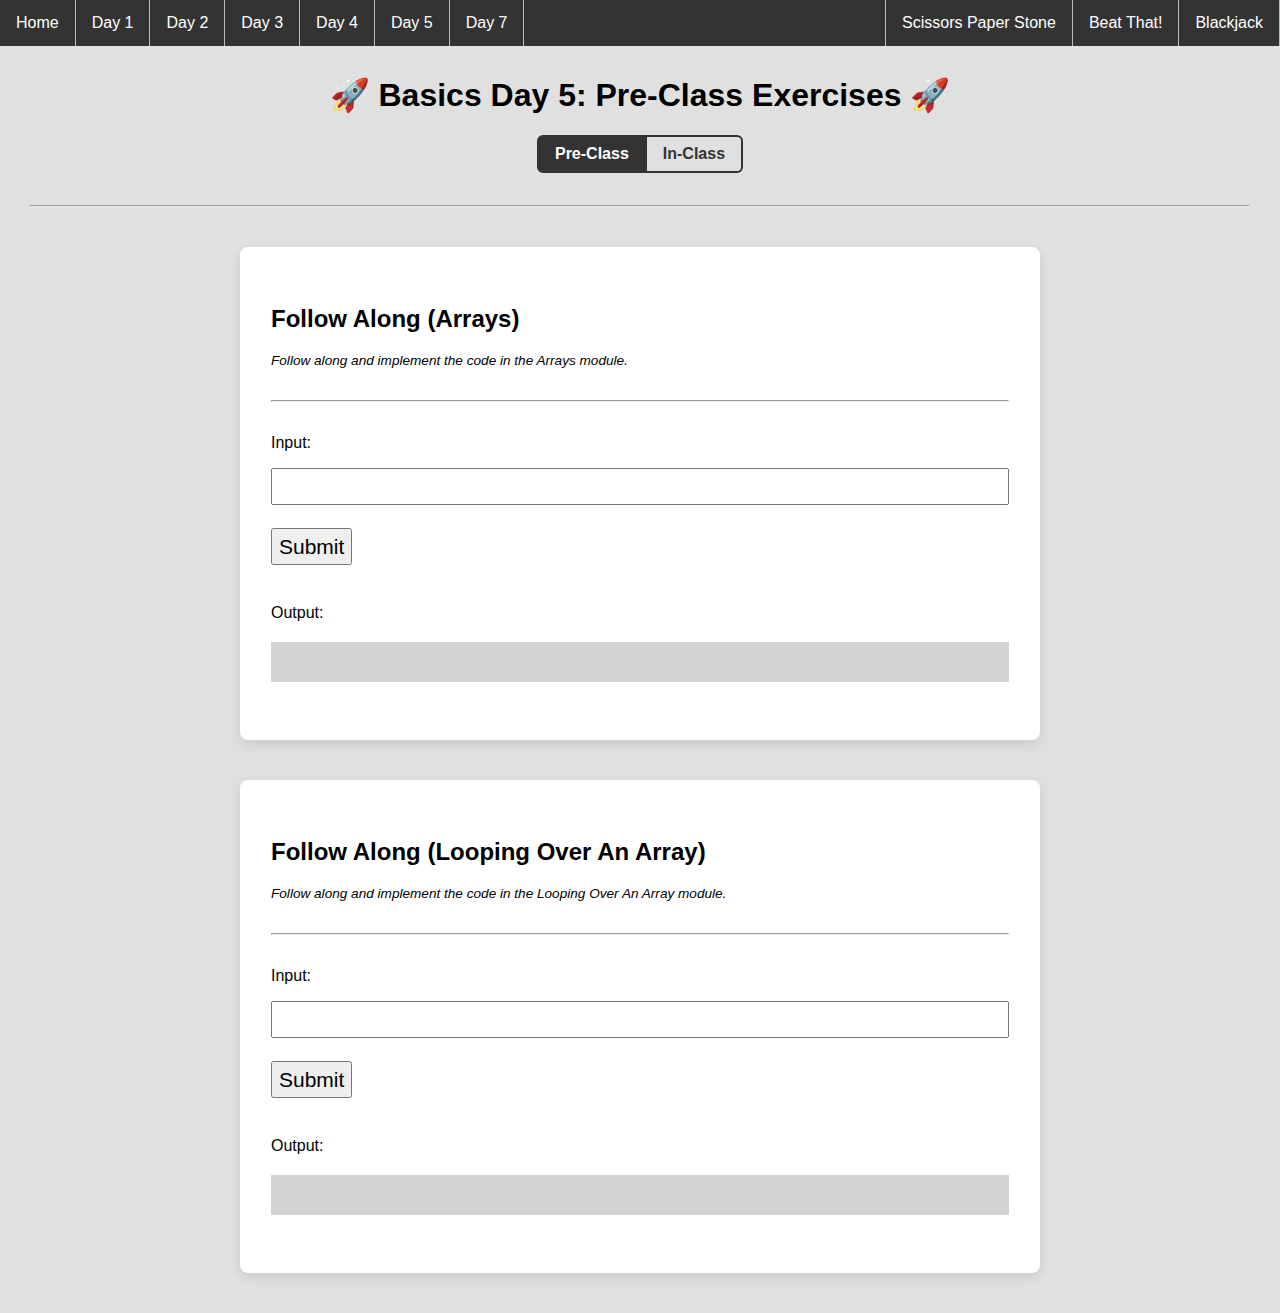
<file: day05-mad-libs/pre-class/index.html>
<!--  All HTML files begin with the following line: -->
<!DOCTYPE html>
<!-- This indicates that the rest of the lines that follow are to be interpreted as HTML. It tells the browser about what document type to expect. -->

<!-- All text enclosed in angled brackets are known as HTML element tags. There are usually, but not always, starting and closing element "tags", each representing a HTML element.
The <html> element is known as the root element of a HTML page. All other elements are encased within it. -->
<html>
  <!-- The <head> element contains meta information about the HTML page, information that is not rendered or displayed by the browser -->
  <head>
    <!-- The meta tag defines meta information in the HTML document. In this case, we are defining the charset. UTF-8 allows us to use emojis in the CodeSandbox environment -->
    <meta charset="UTF-8" />
    <!-- The <title> element specifies a title for the HTML page (which is shown in the browser's title bar or in the page's tab) and is the default name given to a bookmark of a webpage. -->
    <title>Basics</title>
    <!-- The <link> element specifies a relationship between this HTML page and an external resource, namely the styles.css file here. For the syntax '../../' in '../../styles.css', we are referring to the styles.css file (in the main directory) found 2 folders above the current one. In this case, we are linking a stylesheet which is a CSS file containing information relating to the layout and style of the webpage. The syntax within the styles.css file is also referred to as CSS - Cascading Style Sheets. -->
    <link rel="stylesheet" href="../../styles.css" />
  </head>

  <!-- The <body> element defines the document's body, and is a container for all the visible contents that will be rendered by the browser.  -->
  <body>
    <!-- The <nav> tag semantically defines a set of navigation links. It doesn't have many properties different from a <div>, and exists purely for semantic naming. -->
    <nav>
      <!-- The <ul> tag represents an unordered list, where items in the list are rendered on a vertical bulleted list. While we are listing the days of the exercises on this navbar, we are positioning them horizontally without the bullets. This is done using CSS, and you can preview the syntax in styles.css (do a search for "nav ul"). -->
      <ul>
        <li>
          <!-- An <a> tag defines a hyperlink, linking one page to another. The page to link to will be added to the "href" property of the tag. -->
          <a href="../../index.html">Home</a>
        </li>
        <li>
          <!-- An <a> tag defines a hyperlink, linking one page to another. The page to link to will be added to the "href" property of the tag. -->
          <a
            href="../../day01-data-manipulation-and-functions/in-class/index.html"
            >Day 1</a
          >
        </li>
        <li>
          <a
            href="../../day02-if-statements-boolean-operators/in-class/index.html"
            >Day 2</a
          >
        </li>
        <li>
          <a href="../../day03-program-state/in-class/index.html">Day 3</a>
        </li>
        <li>
          <a href="../../day04-loops/in-class/index.html">Day 4</a>
        </li>
        <li>
          <a href="../../day05-mad-libs/in-class/index.html">Day 5</a>
        </li>
        <li>
          <a href="../../day07-moar-cards/in-class/index.html">Day 7</a>
        </li>
        <li class="project">
          <a href="../../project3-blackjack/index.html">Blackjack</a>
        </li>
        <li class="project">
          <a href="../../project2-beat-that/index.html">Beat That!</a>
        </li>
        <li class="project">
          <a href="../../project1-sps/index.html">Scissors Paper Stone</a>
        </li>
      </ul>
    </nav>
    <!-- The <h1> element defines a large heading. There are 6 pre-set header elements, <h1> to <h6> -->
    <h1 id="header">🚀 Basics Day 5: Pre-Class Exercises 🚀</h1>
    <div class="flex justify-content-center">
      <div class="button-group">
        <a href="../pre-class/index.html" class="active button-group-button"
          >Pre-Class</a
        >
        <a href="../in-class/index.html" class="button-group-button"
          >In-Class</a
        >
      </div>
    </div>
    <!-- The <hr> tag represents a horizontal rule. It is used if you want to add line dividers across your page. -->
    <hr />
    <!-- The <div> tag defines a division or a section in an HTML document, and is commonly use as a "container" for nested HTML elements. -->
    <div class="container">
      <h2>Follow Along (Arrays)</h2>
      <div class="instructions-text">
        <p>Follow along and implement the code in the Arrays module.</p>
      </div>
      <!-- The <hr> tag represents a horizontal rule. It is used if you want to add line dividers across your page. -->
      <hr />
      <!-- The <p> tag defines a paragraph element. -->
      <p>Input:</p>
      <!-- The self-closing <input /> tag represents a field for a user to enter input. -->
      <input id="follow-arrays-input-field" />
      <!-- The self-closing <br /> tag represents a line break - a line's worth of spacing before dispalying the next element. -->
      <br />
      <!-- The <button> tag represents.. you guessed it! a button. -->
      <button id="follow-arrays-submit-button">Submit</button>
      <p>Output:</p>
      <div class="output-div" id="follow-arrays-output-div"></div>
    </div>
    <!-- The <div> tag defines a division or a section in an HTML document, and is commonly use as a "container" for nested HTML elements. -->
    <div class="container">
      <h2>Follow Along (Looping Over An Array)</h2>
      <div class="instructions-text">
        <p>
          Follow along and implement the code in the Looping Over An Array
          module.
        </p>
      </div>
      <!-- The <hr> tag represents a horizontal rule. It is used if you want to add line dividers across your page. -->
      <hr />
      <!-- The <p> tag defines a paragraph element. -->
      <p>Input:</p>
      <!-- The self-closing <input /> tag represents a field for a user to enter input. -->
      <input id="follow-arrays-loops-input-field" />
      <!-- The self-closing <br /> tag represents a line break - a line's worth of spacing before dispalying the next element. -->
      <br />
      <!-- The <button> tag represents.. you guessed it! a button. -->
      <button id="follow-arrays-loops-submit-button">Submit</button>
      <p>Output:</p>
      <div class="output-div" id="follow-arrays-loops-output-div"></div>
    </div>
    <!-- Everything below this is incorporating JavaScript programming logic into the webpage. -->
    <!-- The script tag encloses JavaScript syntax for the browser to interpret programtically -->
    <!-- The following line imports all code written in the script.js file -->
    <script src="script.js"></script>
    <!-- Define button click functionality -->
    <script>
      // Declare and define variables that represents the Submit Button for each exercise
      var followArraysButton = document.querySelector(
        "#follow-arrays-submit-button"
      );
      var followArraysLoopsButton = document.querySelector(
        "#follow-arrays-loops-submit-button"
      );

      // When the submit button is clicked, access the text entered by the user in the input field
      // And pass it as an input parameter to the main function as defined in script.js
      followArraysButton.addEventListener("click", function () {
        // Set result to input value
        var input = document.querySelector("#follow-arrays-input-field");
        // Store the output of the main function in a new variable
        var result = followArraysMain(input.value);

        // Display result in output element
        var output = document.querySelector("#follow-arrays-output-div");
        output.innerHTML = result;

        // Reset input value
        input.value = "";
      });

      followArraysLoopsButton.addEventListener("click", function () {
        // Set result to input value
        var input = document.querySelector("#follow-arrays-loops-input-field");
        // Store the output of the main function in a new variable
        var result = followArraysLoopsMain(input.value);

        // Display result in output element
        var output = document.querySelector("#follow-arrays-loops-output-div");
        output.innerHTML = result;

        // Reset input value
        input.value = "";
      });
    </script>
  </body>
</html>
</file>
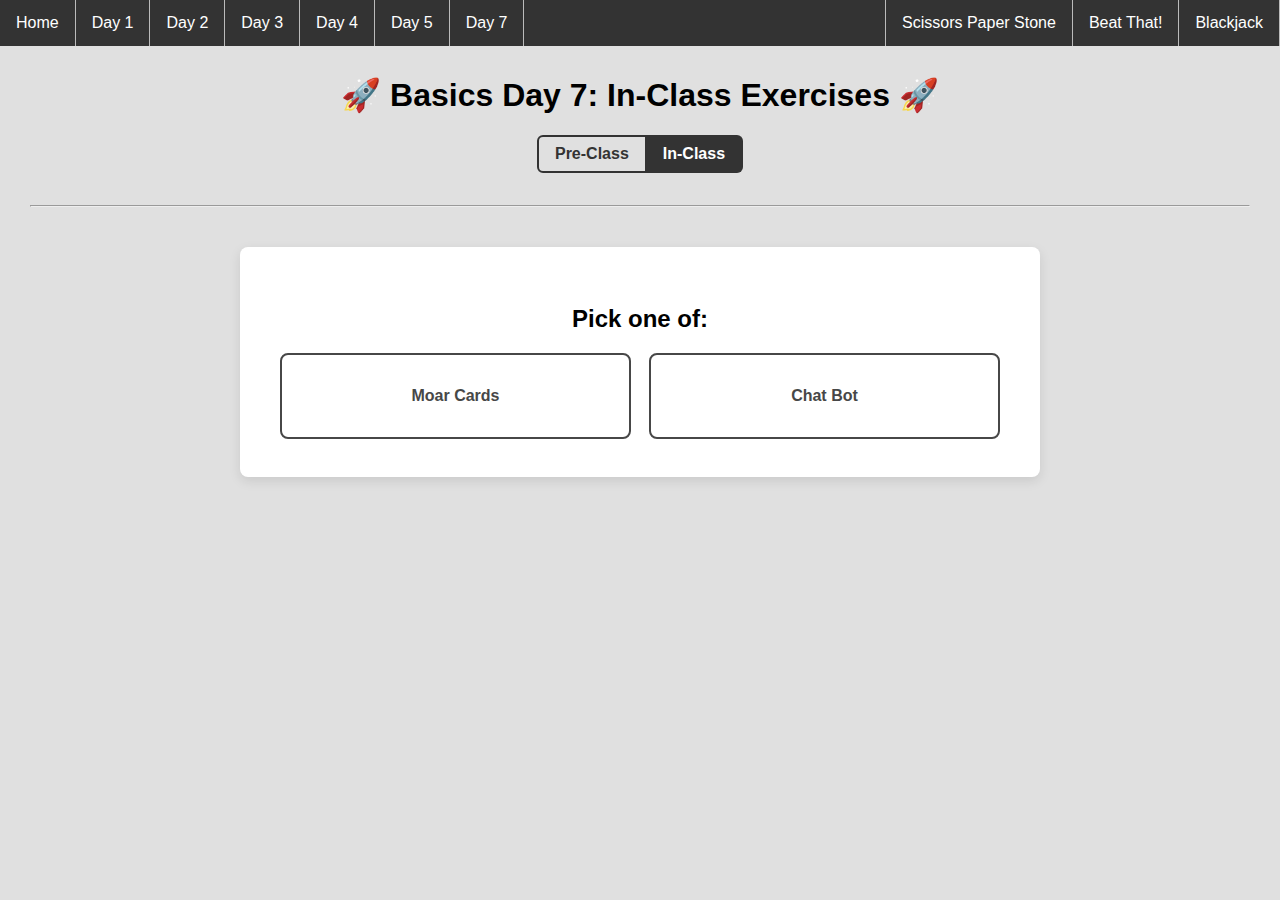
<file: day07-moar-cards/in-class/index.html>
<!--  All HTML files begin with the following line: -->
<!DOCTYPE html>
<!-- This indicates that the rest of the lines that follow are to be interpreted as HTML. It tells the browser about what document type to expect. -->

<!-- All text enclosed in angled brackets are known as HTML element tags. There are usually, but not always, starting and closing element "tags", each representing a HTML element.
The <html> element is known as the root element of a HTML page. All other elements are encased within it. -->
<html>
  <!-- The <head> element contains meta information about the HTML page, information that is not rendered or displayed by the browser -->
  <head>
    <!-- The meta tag defines meta information in the HTML document. In this case, we are defining the charset. UTF-8 allows us to use emojis in the CodeSandbox environment -->
    <meta charset="UTF-8" />
    <!-- The <title> element specifies a title for the HTML page (which is shown in the browser's title bar or in the page's tab) and is the default name given to a bookmark of a webpage. -->
    <title>Basics</title>
    <!-- The <link> element specifies a relationship between this HTML page and an external resource, namely the styles.css file here. For the syntax '../../' in '../../styles.css', we are referring to the styles.css file (in the main directory) found 2 folders above the current one. In this case, we are linking a stylesheet which is a CSS file containing information relating to the layout and style of the webpage. The syntax within the styles.css file is also referred to as CSS - Cascading Style Sheets. -->
    <link rel="stylesheet" href="../../styles.css" />
  </head>

  <!-- The <body> element defines the document's body, and is a container for all the visible contents that will be rendered by the browser.  -->
  <body>
    <!-- The <nav> tag semantically defines a set of navigation links. It doesn't have many properties different from a <div>, and exists purely for semantic naming. -->
    <nav>
      <!-- The <ul> tag represents an unordered list, where items in the list are rendered on a vertical bulleted list. While we are listing the days of the exercises on this navbar, we are positioning them horizontally without the bullets. This is done using CSS, and you can preview the syntax in styles.css (do a search for "nav ul"). -->
      <ul>
        <li>
          <!-- An <a> tag defines a hyperlink, linking one page to another. The page to link to will be added to the "href" property of the tag. -->
          <a href="../../index.html">Home</a>
        </li>
        <li>
          <!-- An <a> tag defines a hyperlink, linking one page to another. The page to link to will be added to the "href" property of the tag. -->
          <a
            href="../../day01-data-manipulation-and-functions/in-class/index.html"
            >Day 1</a
          >
        </li>
        <li>
          <a
            href="../../day02-if-statements-boolean-operators/in-class/index.html"
            >Day 2</a
          >
        </li>
        <li>
          <a href="../../day03-program-state/in-class/index.html">Day 3</a>
        </li>
        <li>
          <a href="../../day04-loops/in-class/index.html">Day 4</a>
        </li>
        <li>
          <a href="../../day05-mad-libs/in-class/index.html">Day 5</a>
        </li>
        <li>
          <a href="../../day07-moar-cards/in-class/index.html">Day 7</a>
        </li>
        <li class="project">
          <a href="../../project3-blackjack/index.html">Blackjack</a>
        </li>
        <li class="project">
          <a href="../../project2-beat-that/index.html">Beat That!</a>
        </li>
        <li class="project">
          <a href="../../project1-sps/index.html">Scissors Paper Stone</a>
        </li>
      </ul>
    </nav>
    <!-- The <h1> element defines a large heading. There are 6 pre-set header elements, <h1> to <h6> -->
    <h1 id="header">🚀 Basics Day 7: In-Class Exercises 🚀</h1>
    <div class="flex justify-content-center">
      <div class="button-group">
        <a href="../pre-class/index.html" class="button-group-button"
          >Pre-Class</a
        >
        <a href="../in-class/index.html" class="active button-group-button"
          >In-Class</a
        >
      </div>
    </div>
    <!-- The <hr> tag represents a horizontal rule. It is used if you want to add line dividers across your page. -->
    <hr />
    <!-- The <div> tag defines a division or a section in an HTML document, and is commonly use as a "container" for nested HTML elements. -->
    <div class="container">
      <h2 class="text-center">Pick one of:</h2>
      <div class="ice-double">
        <a href="index_cards.html">Moar Cards</a>
        <a href="index_chat.html">Chat Bot</a>
      </div>
    </div>
  </body>
</html>
</file>
<file: styles.css>
/*
  The syntax within the styles.css file is also referred to as CSS - Cascading Style Sheets.
  CSS describes how HTML elements are to be displayed on the screen.
*/

* {
  box-sizing: border-box;
}

body {
  margin-top: 0;
  font-family: sans-serif;
  margin-left: 30px;
  margin-right: 30px;
  background-color: #e0e0e0;
}

nav {
  position: relative;
  top: 0;
  left: -30px;
  width: calc(100% + 60px);
  margin-bottom: 30px;
}

nav ul {
  list-style-type: none;
  margin: 0;
  padding: 0;
  overflow: hidden;
  background-color: #333;
}

nav ul li {
  float: left;
  border-right: 1px solid #bbb;
}

nav ul li.project {
  float: right;
}

nav ul li.project:last-child {
  border-left: 1px solid #bbb;
}

nav ul li a {
  display: block;
  color: white;
  text-align: center;
  padding: 14px 16px;
  text-decoration: none;
}

#header {
  text-align: center;
}

.container {
  background-color: #ffffff;
  margin: 40px auto;
  max-width: 800px;
  padding: 38px 31px;
  border-radius: 8px;
  box-shadow: rgba(0, 0, 0, 0.1) 0px 4px 12px;
}

input {
  font-size: 21px;
  line-height: 33px;
  margin: 0 0 23px 0;
  padding: 0 9px;
  width: 100%;
}

button {
  font-size: 21px;
  line-height: 33px;
  margin: 0 0 23px 0;
  padding: 0 6px;
}

.output-div {
  background-color: lightgrey;
  margin: 20px auto;
  padding: 20px;
  width: 100%;
}

hr {
  margin-top: 2em;
  margin-bottom: 2em;
}

.instructions-text {
  font-size: 0.85em;
  font-style: italic;
}

.text-center {
  text-align: center;
}

.ice-double {
  display: flex;
}

.ice-double a {
  text-align: center;
  text-decoration: none;
  font-weight: bold;
  color: rgba(71, 71, 71, 1);
  display: block;
  flex-basis: 47.5%;
  margin: 0 1.25%;
  padding: 2em;
  border: 2px solid rgba(71, 71, 71, 1);
  border-radius: 8px;
}

.ice-double a:hover {
  color: rgba(71, 71, 71, 0.75);
  border: 2px solid rgba(71, 71, 71, 0.75);
}

.button-group {
  position: relative;
  display: inline-flex;
  vertical-align: middle;
  justify-self: center;
}

.button-group .button-group-button {
  position: relative;
  flex: 1 1 auto;
  background: transparent;
  color: #0d6efd;
  border-color: #0d6efd;
  display: inline-block;
  text-align: center;
  vertical-align: middle;
  background-color: transparent;
  padding: 0.5rem 1rem;
  border-radius: 0;
  text-decoration: none;
  border: 2px solid #333;
  color: #333;
  font-weight: bold;
}

.button-group .button-group-button.active {
  border: 2px solid #333;
  color: #fff;
  background-color: #333;
  font-weight: bold;
}

.button-group .button-group-button:not(.active):hover {
  background-color: rgba(51, 51, 51, 0.67);
  color: white;
}

.button-group .button-group-button:not(:first-child) {
  border-left: 0;
}

.button-group .button-group-button:first-child {
  border-top-left-radius: 0.375rem;
  border-bottom-left-radius: 0.375rem;
}

.button-group .button-group-button:last-child {
  border-top-right-radius: 0.375rem;
  border-bottom-right-radius: 0.375rem;
}

.flex {
  display: flex;
}

.justify-content-center {
  justify-content: center;
}
</file>
<file: project1-sps/styles.css>
/*
  The syntax within the styles.css file is also referred to as CSS - Cascading Style Sheets.
  CSS describes how HTML elements are to be displayed on the screen.
*/

* {
  box-sizing: border-box;
}

body {
  margin-top: 0;
  font-family: sans-serif;
  margin-left: 30px;
  margin-right: 30px;
  background-color: #e0e0e0;
}

nav {
  position: relative;
  top: 0;
  left: -30px;
  width: calc(100% + 60px);
  margin-bottom: 30px;
}

nav ul {
  list-style-type: none;
  margin: 0;
  padding: 0;
  overflow: hidden;
  background-color: #333;
}

nav ul li {
  float: left;
  border-right: 1px solid #bbb;
}

nav ul li.project {
  float: right;
}

nav ul li.project:last-child {
  border-left: 1px solid #bbb;
}

nav ul li a {
  display: block;
  color: white;
  text-align: center;
  padding: 14px 16px;
  text-decoration: none;
}

#header {
  text-align: center;
}

.container {
  background-color: #ffffff;
  margin: 40px auto;
  max-width: 800px;
  padding: 38px 31px;
  border-radius: 8px;
  box-shadow: rgba(0, 0, 0, 0.1) 0px 4px 12px;
}

input {
  font-size: 21px;
  line-height: 33px;
  margin: 0 0 23px 0;
  padding: 0 9px;
  width: 100%;
}

button {
  font-size: 21px;
  line-height: 33px;
  margin: 0 0 23px 0;
  padding: 0 6px;
}

.output-div {
  background-color: lightgrey;
  margin: 20px auto;
  padding: 20px;
  width: 100%;
}

hr {
  margin-top: 2em;
  margin-bottom: 2em;
}

.instructions-text {
  font-size: 0.85em;
  font-style: italic;
}

.text-center {
  text-align: center;
}

.ice-double {
  display: flex;
}

.ice-double a {
  text-align: center;
  text-decoration: none;
  font-weight: bold;
  color: rgba(71, 71, 71, 1);
  display: block;
  flex-basis: 47.5%;
  margin: 0 1.25%;
  padding: 2em;
  border: 2px solid rgba(71, 71, 71, 1);
  border-radius: 8px;
}

.ice-double a:hover {
  color: rgba(71, 71, 71, 0.75);
  border: 2px solid rgba(71, 71, 71, 0.75);
}

.button-group {
  position: relative;
  display: inline-flex;
  vertical-align: middle;
  justify-self: center;
}

.button-group .button-group-button {
  position: relative;
  flex: 1 1 auto;
  background: transparent;
  color: #0d6efd;
  border-color: #0d6efd;
  display: inline-block;
  text-align: center;
  vertical-align: middle;
  background-color: transparent;
  padding: 0.5rem 1rem;
  border-radius: 0;
  text-decoration: none;
  border: 2px solid #333;
  color: #333;
  font-weight: bold;
}

.button-group .button-group-button.active {
  border: 2px solid #333;
  color: #fff;
  background-color: #333;
  font-weight: bold;
}

.button-group .button-group-button:not(.active):hover {
  background-color: rgba(51, 51, 51, 0.67);
  color: white;
}

.button-group .button-group-button:not(:first-child) {
  border-left: 0;
}

.button-group .button-group-button:first-child {
  border-top-left-radius: 0.375rem;
  border-bottom-left-radius: 0.375rem;
}

.button-group .button-group-button:last-child {
  border-top-right-radius: 0.375rem;
  border-bottom-right-radius: 0.375rem;
}

.flex {
  display: flex;
}

.justify-content-center {
  justify-content: center;
}
</file>
<file: project2-beat-that/styles.css>
/*
  The syntax within the styles.css file is also referred to as CSS - Cascading Style Sheets.
  CSS describes how HTML elements are to be displayed on the screen.
*/

* {
  box-sizing: border-box;
}

body {
  margin-top: 0;
  font-family: cursive;
  margin-left: 30px;
  margin-right: 30px;
  background-color: #e0e0e0;
}

nav {
  position: relative;
  top: 0;
  left: -30px;
  width: calc(100% + 60px);
  margin-bottom: 30px;
}

nav ul {
  list-style-type: none;
  margin: 0;
  padding: 0;
  overflow: hidden;
  background-color: #333;
}

nav ul li {
  float: left;
  border-right: 1px solid #bbb;
}

nav ul li.project {
  float: right;
}

nav ul li.project:last-child {
  border-left: 1px solid #bbb;
}

nav ul li a {
  display: block;
  color: rgb(255, 253, 253);
  text-align: center;
  padding: 14px 16px;
  text-decoration: none;
}

#header {
  text-align: center;
}

.container {
  background-color: #a1d9dbbd;
  margin: 40px auto;
  max-width: 700px;
  padding: 28px 21px;
  border-radius: 8px;
  box-shadow: rgba(0, 0, 0, 0.1) 0px 4px 12px;
}

input {
  font-size: 21px;
  line-height: 33px;
  margin: 0 0 23px 0;
  padding: 0 9px;
  width: 100%;
}

button {
  background-color: #f1951cbd;
  border-radius: 10px;
  font-size: 21px;
  line-height: 33px;
  margin: 0 0 23px 0;
  padding: 0 16px;
}

.output-div {
  background-color: rgb(255, 250, 250);
  margin: 20px auto;
  padding: 20px;
  width: 100%;
}

hr {
  margin-top: 2em;
  margin-bottom: 2em;
}

.instructions-text {
  font-size: 0.85em;
  font-style: italic;
}

.text-center {
  text-align: center;
}

.ice-double {
  display: flex;
}

.ice-double a {
  text-align: center;
  text-decoration: none;
  font-weight: bold;
  color: rgba(71, 71, 71, 1);
  display: block;
  flex-basis: 47.5%;
  margin: 0 1.25%;
  padding: 2em;
  border: 2px solid rgba(71, 71, 71, 1);
  border-radius: 8px;
}

.ice-double a:hover {
  color: rgba(71, 71, 71, 0.75);
  border: 2px solid rgba(71, 71, 71, 0.75);
}

.button-group {
  position: relative;
  display: inline-flex;
  vertical-align: middle;
  justify-self: center;
}

.button-group .button-group-button {
  position: relative;
  flex: 1 1 auto;
  background: transparent;
  color: #0d6efd;
  border-color: #0d6efd;
  display: inline-block;
  text-align: center;
  vertical-align: middle;
  background-color: transparent;
  padding: 0.5rem 1rem;
  border-radius: 0;
  text-decoration: none;
  border: 2px solid #333;
  color: #333;
  font-weight: bold;
}

.button-group .button-group-button.active {
  border: 2px solid #333;
  color: #fff;
  background-color: #333;
  font-weight: bold;
}

.button-group .button-group-button:not(.active):hover {
  background-color: rgba(51, 51, 51, 0.67);
  color: white;
}

.button-group .button-group-button:not(:first-child) {
  border-left: 0;
}

.button-group .button-group-button:first-child {
  border-top-left-radius: 0.375rem;
  border-bottom-left-radius: 0.375rem;
}

.button-group .button-group-button:last-child {
  border-top-right-radius: 0.375rem;
  border-bottom-right-radius: 0.375rem;
}

.flex {
  display: flex;
}

.justify-content-center {
  justify-content: center;
}
</file>
<file: project3-blackjack/styles.css>
/*
  The syntax within the styles.css file is also referred to as CSS - Cascading Style Sheets.
  CSS describes how HTML elements are to be displayed on the screen.
*/

* {
  box-sizing: border-box;
}

body {
  margin-top: 0;
  color: rgba(15, 1, 1, 0.945);
  font-family: sans-serif;
  margin-left: 30px;
  margin-right: 30px;
  background-color: #e0e0e0;
}

nav {
  position: relative;
  top: 0;
  left: -30px;
  width: calc(100% + 60px);
  margin-bottom: 30px;
}

nav ul {
  list-style-type: none;
  margin: 0;
  padding: 0;
  overflow: hidden;
  background-color: #e78529;
}

nav ul li {
  float: left;
  border-right: 1px solid #bbb;
}

nav ul li.project {
  float: right;
}

nav ul li.project:last-child {
  border-left: 1px solid #bbb;
}

nav ul li a {
  display: block;
  color: white;
  text-align: center;
  padding: 14px 16px;
  text-decoration: none;
}

#header {
  text-align: center;
}

.container {
  background-color: #e78529;
  margin: 40px auto;
  max-width: 800px;
  padding: 38px 31px;
  border-radius: 8px;
  box-shadow: rgba(12, 2, 145, 0.1) 0px 4px 12px;
}

input {
  font-size: 21px;
  line-height: 33px;
  margin: 0 0 23px 0;
  padding: 0 9px;
  width: 100%;
}

button {
  font-size: 21px;
  line-height: 33px;
  margin: 0 0 23px 0;
  padding: 0 6px;
  color: #0d6efd;
  cursor: pointer;
}

.output-div {
  background-color: rgb(250, 246, 246);
  margin: 20px auto;
  padding: 20px;
  width: 100%;
}

hr {
  margin-top: 2em;
  margin-bottom: 2em;
}

.instructions-text {
  font-size: 0.85em;
  font-style: italic;
}

.text-center {
  text-align: center;
}

.ice-double {
  display: flex;
}

.ice-double a {
  text-align: center;
  text-decoration: none;
  font-weight: bold;
  color: rgb(212, 24, 24);
  display: block;
  flex-basis: 47.5%;
  margin: 0 1.25%;
  padding: 2em;
  border: 2px solid rgba(71, 71, 71, 1);
  border-radius: 8px;
}

.ice-double a:hover {
  color: rgba(71, 71, 71, 0.75);
  border: 2px solid rgba(71, 71, 71, 0.75);
}

.button-group {
  position: relative;
  display: inline-flex;
  vertical-align: middle;
  justify-self: center;
}

.button-group .button-group-button {
  position: relative;
  flex: 1 1 auto;
  background: transparent;
  color: #0d6efd;
  border-color: #0d6efd;
  display: inline-block;
  text-align: center;
  vertical-align: middle;
  background-color: transparent;
  padding: 0.5rem 1rem;
  border-radius: 0;
  text-decoration: none;
  border: 2px solid #333;
  color: #333;
  font-weight: bold;
}

.button-group .button-group-button.active {
  border: 2px solid #333;
  color: rgba(211, 206, 206, 0.767);
  background-color: #333;
  font-weight: bold;
}

.button-group .button-group-button:not(.active):hover {
  background-color: rgba(51, 51, 51, 0.67);
  color: white;
}

.button-group .button-group-button:not(:first-child) {
  border-left: 0;
}

.button-group .button-group-button:first-child {
  border-top-left-radius: 0.375rem;
  border-bottom-left-radius: 0.375rem;
}

.button-group .button-group-button:last-child {
  border-top-right-radius: 0.375rem;
  border-bottom-right-radius: 0.375rem;
}

.flex {
  display: flex;
}

.justify-content-center {
  justify-content: center;
}

#newGame-button:active {
  background-color: #000;
}
</file>
